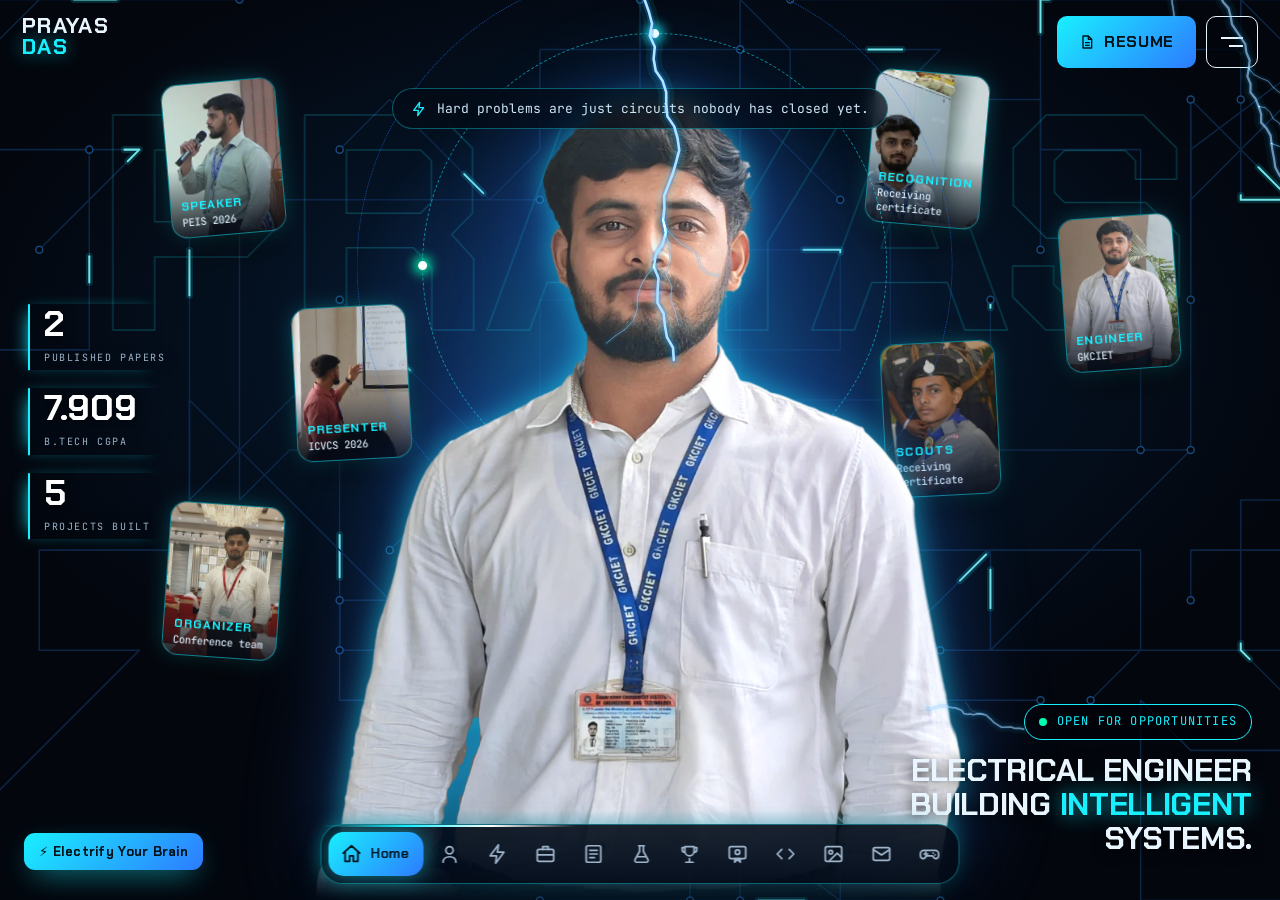
<file: index.html>
<!DOCTYPE html>
<html lang="en">
<head>
<meta charset="utf-8">
<meta name="viewport" content="width=device-width, initial-scale=1, viewport-fit=cover">
<title>Prayas Das | Electrical Engineer & Researcher</title>
<meta name="description" content="Prayas Das, B.Tech Electrical Engineering student at GKCIET, researcher and embedded systems enthusiast. Electric mobility, IoT, power electronics.">
<meta name="author" content="Prayas Das">
<meta property="og:title" content="Prayas Das | Electrical Engineer & Researcher">
<meta property="og:description" content="Prayas Das, B.Tech Electrical Engineering student at GKCIET, researcher and embedded systems enthusiast. Electric mobility, IoT, power electronics.">
<meta property="og:type" content="website">
<meta property="og:image" content="https://prayas.me/assets/og.jpg">
<meta property="og:url" content="https://prayas.me/">
<meta name="twitter:card" content="summary_large_image">
<link rel="icon" type="image/png" href="assets/favicon.png">
<link rel="apple-touch-icon" href="assets/favicon.png">
<meta name="theme-color" content="#03060d">
<link rel="canonical" href="https://prayas.me/">
<link rel="next" href="about.html">
<link rel="preconnect" href="https://fonts.googleapis.com">
<link rel="preconnect" href="https://fonts.gstatic.com" crossorigin>
<link href="https://fonts.googleapis.com/css2?family=Chakra+Petch:wght@500;600;700&family=Inter:wght@400;500;600&family=JetBrains+Mono:wght@400;500&display=swap" rel="stylesheet">
<link rel="stylesheet" href="assets/site.css">
<noscript><style>.reveal{opacity:1;transform:none}</style></noscript>
<script type="speculationrules">{"prerender":[{"where":{"href_matches":"/*.html"},"eagerness":"moderate"}]}</script>
</head>
<body class="home" data-page="index">
<img class="circuit" src="assets/circuit.svg" alt="" aria-hidden="true">
<canvas id="fx" aria-hidden="true"></canvas>
<div class="prog" aria-hidden="true"><i></i></div>
<header class="top">
  <a class="brand" href="index.html" aria-label="Prayas Das, home"><span>Prayas</span><span>Das</span></a>
  <div class="top-r">
    <a class="resume" data-arc="ambient" href="assets/Prayas_Das_CV.pdf" target="_blank" rel="noopener"><svg viewBox="0 0 24 24" aria-hidden="true"><path d="M6 3h8l5 5v13H6zM14 3v5h5M9 13h7M9 17h7"/></svg>RESUME</a>
    <button class="menu-btn" id="menuBtn" aria-expanded="false" aria-controls="menu" aria-label="Menu"><i></i><i></i></button>
  </div>
</header>
<aside class="menu" id="menu" aria-hidden="true">
  <div class="menu-in">
    <p class="eyebrow">SELECT PAGE</p>
    <a class="menu-link" href="index.html"><span class="mn">01</span><span class="mt">Home</span><span class="ma">&rarr;</span></a>
<a class="menu-link" href="about.html"><span class="mn">02</span><span class="mt">About Me</span><span class="ma">&rarr;</span></a>
<a class="menu-link" href="skills.html"><span class="mn">03</span><span class="mt">Skills</span><span class="ma">&rarr;</span></a>
<a class="menu-link" href="experience.html"><span class="mn">04</span><span class="mt">Experience</span><span class="ma">&rarr;</span></a>
<a class="menu-link" href="projects.html"><span class="mn">05</span><span class="mt">Projects</span><span class="ma">&rarr;</span></a>
<a class="menu-link" href="research.html"><span class="mn">06</span><span class="mt">Research</span><span class="ma">&rarr;</span></a>
<a class="menu-link" href="honors.html"><span class="mn">07</span><span class="mt">Honors & Certifications</span><span class="ma">&rarr;</span></a>
<a class="menu-link" href="certificates.html"><span class="mn">08</span><span class="mt">Certificates</span><span class="ma">&rarr;</span></a>
<a class="menu-link" href="services.html"><span class="mn">09</span><span class="mt">Services</span><span class="ma">&rarr;</span></a>
<a class="menu-link" href="gallery.html"><span class="mn">10</span><span class="mt">Gallery</span><span class="ma">&rarr;</span></a>
<a class="menu-link" href="contact.html"><span class="mn">11</span><span class="mt">Contact</span><span class="ma">&rarr;</span></a>
<a class="menu-link" href="game.html"><span class="mn">12</span><span class="mt">Play &middot; Electrify Your Brain</span><span class="ma">&rarr;</span></a>
    <div class="menu-foot">
      <a href="https://github.com/prayasee" target="_blank" rel="noopener">GitHub &nearr;</a>
      <a href="https://www.linkedin.com/in/prayas-das" target="_blank" rel="noopener">LinkedIn &nearr;</a>
      <a href="mailto:prayas629@gmail.com">Email &nearr;</a>
    </div>
  </div>
</aside>
<nav class="dock" aria-label="Pages"><div class="dock-in"><a class="dk on" aria-current="page" href="index.html" data-tip="Home"><svg viewBox="0 0 24 24" aria-hidden="true"><path d="M3 11l9-8 9 8M5 10v10h5v-6h4v6h5V10"/></svg><em>Home</em></a><a class="dk" href="about.html" data-tip="About"><svg viewBox="0 0 24 24" aria-hidden="true"><circle cx="12" cy="8" r="4"/><path d="M5 21c0-4 3.1-6 7-6s7 2 7 6"/></svg><em>About</em></a><a class="dk" href="skills.html" data-tip="Skills"><svg viewBox="0 0 24 24" aria-hidden="true"><path d="M13 2L4 14h7l-1 8 9-12h-7z"/></svg><em>Skills</em></a><a class="dk" href="experience.html" data-tip="Experience"><svg viewBox="0 0 24 24" aria-hidden="true"><rect x="3" y="7" width="18" height="13" rx="2"/><path d="M9 7V4h6v3M3 13h18"/></svg><em>Experience</em></a><a class="dk" href="projects.html" data-tip="Projects"><svg viewBox="0 0 24 24" aria-hidden="true"><rect x="4" y="3" width="16" height="18" rx="2"/><path d="M8 8h8M8 12h8M8 16h5"/></svg><em>Projects</em></a><a class="dk" href="research.html" data-tip="Research"><svg viewBox="0 0 24 24" aria-hidden="true"><path d="M9 3h6M10 3v6l-5 9a2 2 0 001.8 3h10.4A2 2 0 0019 18l-5-9V3M8 15h8"/></svg><em>Research</em></a><a class="dk" href="honors.html" data-tip="Honors"><svg viewBox="0 0 24 24" aria-hidden="true"><path d="M8 21h8M12 17v4M7 4h10v5a5 5 0 01-10 0zM17 5h3v2a3 3 0 01-3 3M7 5H4v2a3 3 0 003 3"/></svg><em>Honors</em></a><a class="dk" href="certificates.html" data-tip="Certificates"><svg viewBox="0 0 24 24" aria-hidden="true"><rect x="3" y="4" width="18" height="13" rx="2"/><circle cx="12" cy="10" r="2.5"/><path d="M9 21l3-3 3 3v-4H9z"/></svg><em>Certificates</em></a><a class="dk" href="services.html" data-tip="Services"><svg viewBox="0 0 24 24" aria-hidden="true"><path d="M8 7l-5 5 5 5M16 7l5 5-5 5"/></svg><em>Services</em></a><a class="dk" href="gallery.html" data-tip="Gallery"><svg viewBox="0 0 24 24" aria-hidden="true"><rect x="3" y="4" width="18" height="16" rx="2"/><circle cx="9" cy="10" r="2"/><path d="M21 16l-5-5-8 8"/></svg><em>Gallery</em></a><a class="dk" href="contact.html" data-tip="Contact"><svg viewBox="0 0 24 24" aria-hidden="true"><rect x="3" y="5" width="18" height="14" rx="2"/><path d="M3 7l9 6 9-6"/></svg><em>Contact</em></a><a class="dk" href="game.html" data-tip="Play"><svg viewBox="0 0 24 24" aria-hidden="true"><path d="M6 8h12a4 4 0 014 4v2a3 3 0 01-5.2 2L15 14H9l-1.8 2A3 3 0 012 14v-2a4 4 0 014-4zM8 10v4M6 12h4M16 11h.01M18 13h.01"/></svg><em>Play</em></a></div></nav>
<main id="main">

<section class="hero2" id="hero">
  <div class="bg-word" aria-hidden="true">Prayas</div>
  <div class="aura" aria-hidden="true"></div>
  <div class="ghosts" aria-hidden="true"><figure class="sc sc1"><img src="assets/card-speech.webp" alt="" width="360" height="480" loading="lazy" decoding="async"><figcaption><b>Speaker</b><span>PEIS 2026</span></figcaption></figure><figure class="sc sc5"><img src="assets/card-red.webp" alt="" width="360" height="480" loading="lazy" decoding="async"><figcaption><b>Presenter</b><span>ICVCS 2026</span></figcaption></figure><figure class="sc sc2"><img src="assets/card-formal.webp" alt="" width="360" height="480" loading="lazy" decoding="async"><figcaption><b>Organizer</b><span>Conference team</span></figcaption></figure><figure class="sc sc3"><img src="assets/card-award.webp" alt="" width="360" height="480" loading="lazy" decoding="async"><figcaption><b>Recognition</b><span>Receiving certificate</span></figcaption></figure><figure class="sc sc6"><img src="assets/card-scout.webp" alt="" width="360" height="480" loading="lazy" decoding="async"><figcaption><b>Scouts</b><span>Receiving certificate</span></figcaption></figure><figure class="sc sc4"><img src="assets/card-campus.webp" alt="" width="360" height="480" loading="lazy" decoding="async"><figcaption><b>Engineer</b><span>GKCIET</span></figcaption></figure></div>
  <div class="stagebox">
    <div class="stage" id="stage">
      <i class="ring r1" aria-hidden="true"><b></b><b></b><b></b></i><i class="ring r2" aria-hidden="true"><b></b></i>
      <img class="portrait" id="portrait" src="assets/portrait.webp" alt="Prayas Das, electrical engineering student" width="900" height="1046" draggable="false" fetchpriority="high">
      <canvas id="armor" aria-hidden="true"></canvas>
      <div class="lensbox" aria-hidden="true">
        <img class="scan" src="assets/portrait.webp" alt="" draggable="false">
        <img class="ghost" src="assets/portrait.webp" alt="" draggable="false">
      </div>
    </div>
  </div>
  <canvas id="bolts" aria-hidden="true"></canvas>
  <div class="flash" aria-hidden="true"></div>
  <div class="hero-stats">
    <div class="hs"><b data-count="2">0</b><span>Published papers</span></div>
    <div class="hs"><b>7.909</b><span>B.Tech CGPA</span></div>
    <div class="hs"><b data-count="5">0</b><span>Projects built</span></div>
  </div>
  <div class="hero-note">
    <p class="status" data-arc="ambient"><b></b> Open for opportunities</p>
    <h1>Electrical engineer building <em>intelligent</em> systems.</h1>
  </div>
  <p class="hero-fact" id="heroFact" aria-live="off"><svg viewBox="0 0 24 24" aria-hidden="true"><path d="M13 2L4 14h7l-1 8 9-12h-7z"/></svg><span id="factText">Every great grid started as one spark of curiosity.</span></p>
  <a class="play-cta" href="game.html"><span>&#9889; Electrify Your Brain</span></a>
  <div class="cur" id="cur" aria-hidden="true"><i></i></div>
</section>


</main>
<footer class="foot">
  <div>
    <p class="quote">&ldquo;Engineering is not about solving today&rsquo;s problems. It is about building tomorrow&rsquo;s possibilities.&rdquo;</p>
    <p class="muted">&copy; 2026 Prayas Das &middot; Made in West Bengal, India</p>
  </div>
  <div class="foot-links">
    <a href="https://github.com/prayasee" target="_blank" rel="noopener">GitHub &nearr;</a>
    <a href="https://www.linkedin.com/in/prayas-das" target="_blank" rel="noopener">LinkedIn &nearr;</a>
    <a href="mailto:prayas629@gmail.com">Email &nearr;</a>
  </div>
</footer>
<script src="assets/fx.js"></script>
<script src="assets/app.js"></script>
<script src="assets/nav.js"></script>
<script src="assets/hero.js"></script>
<script src="assets/armor.js"></script>
<script src="assets/facts.js" defer></script>
</body>
</html>
</file>
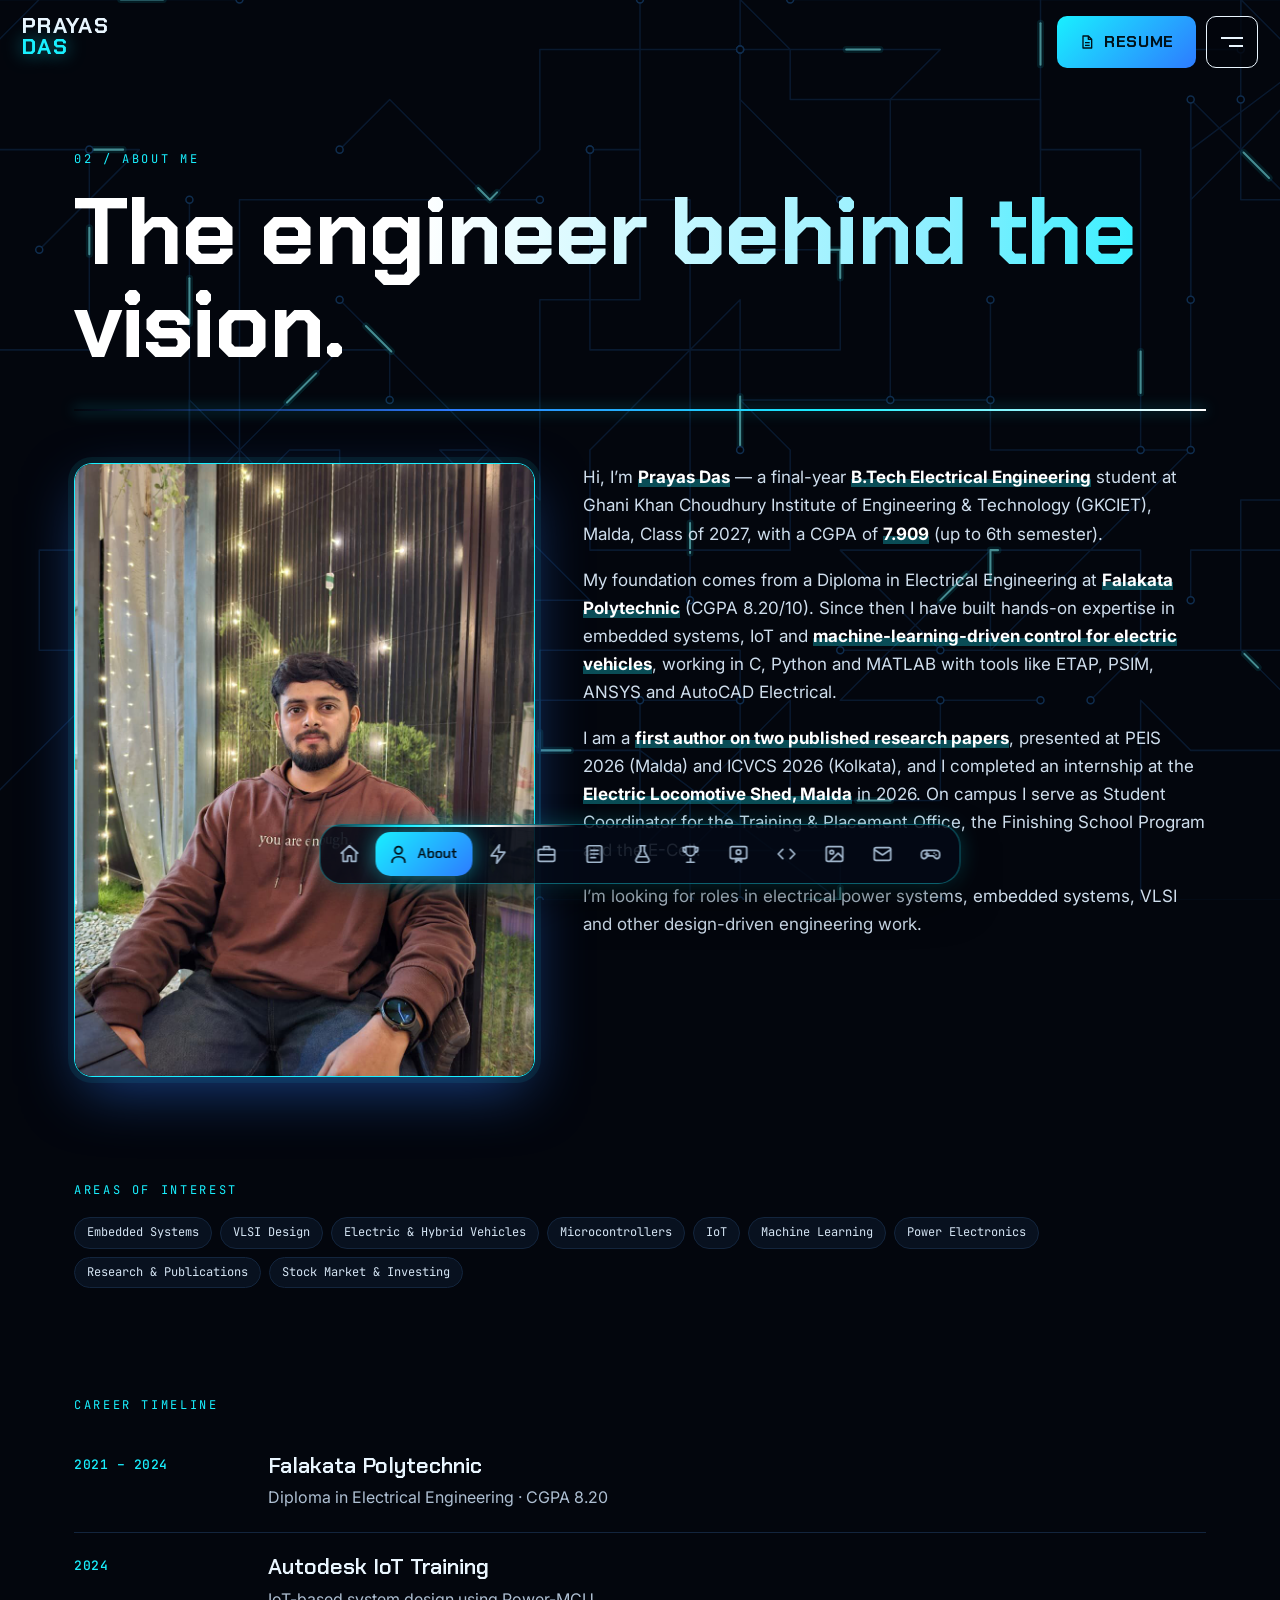
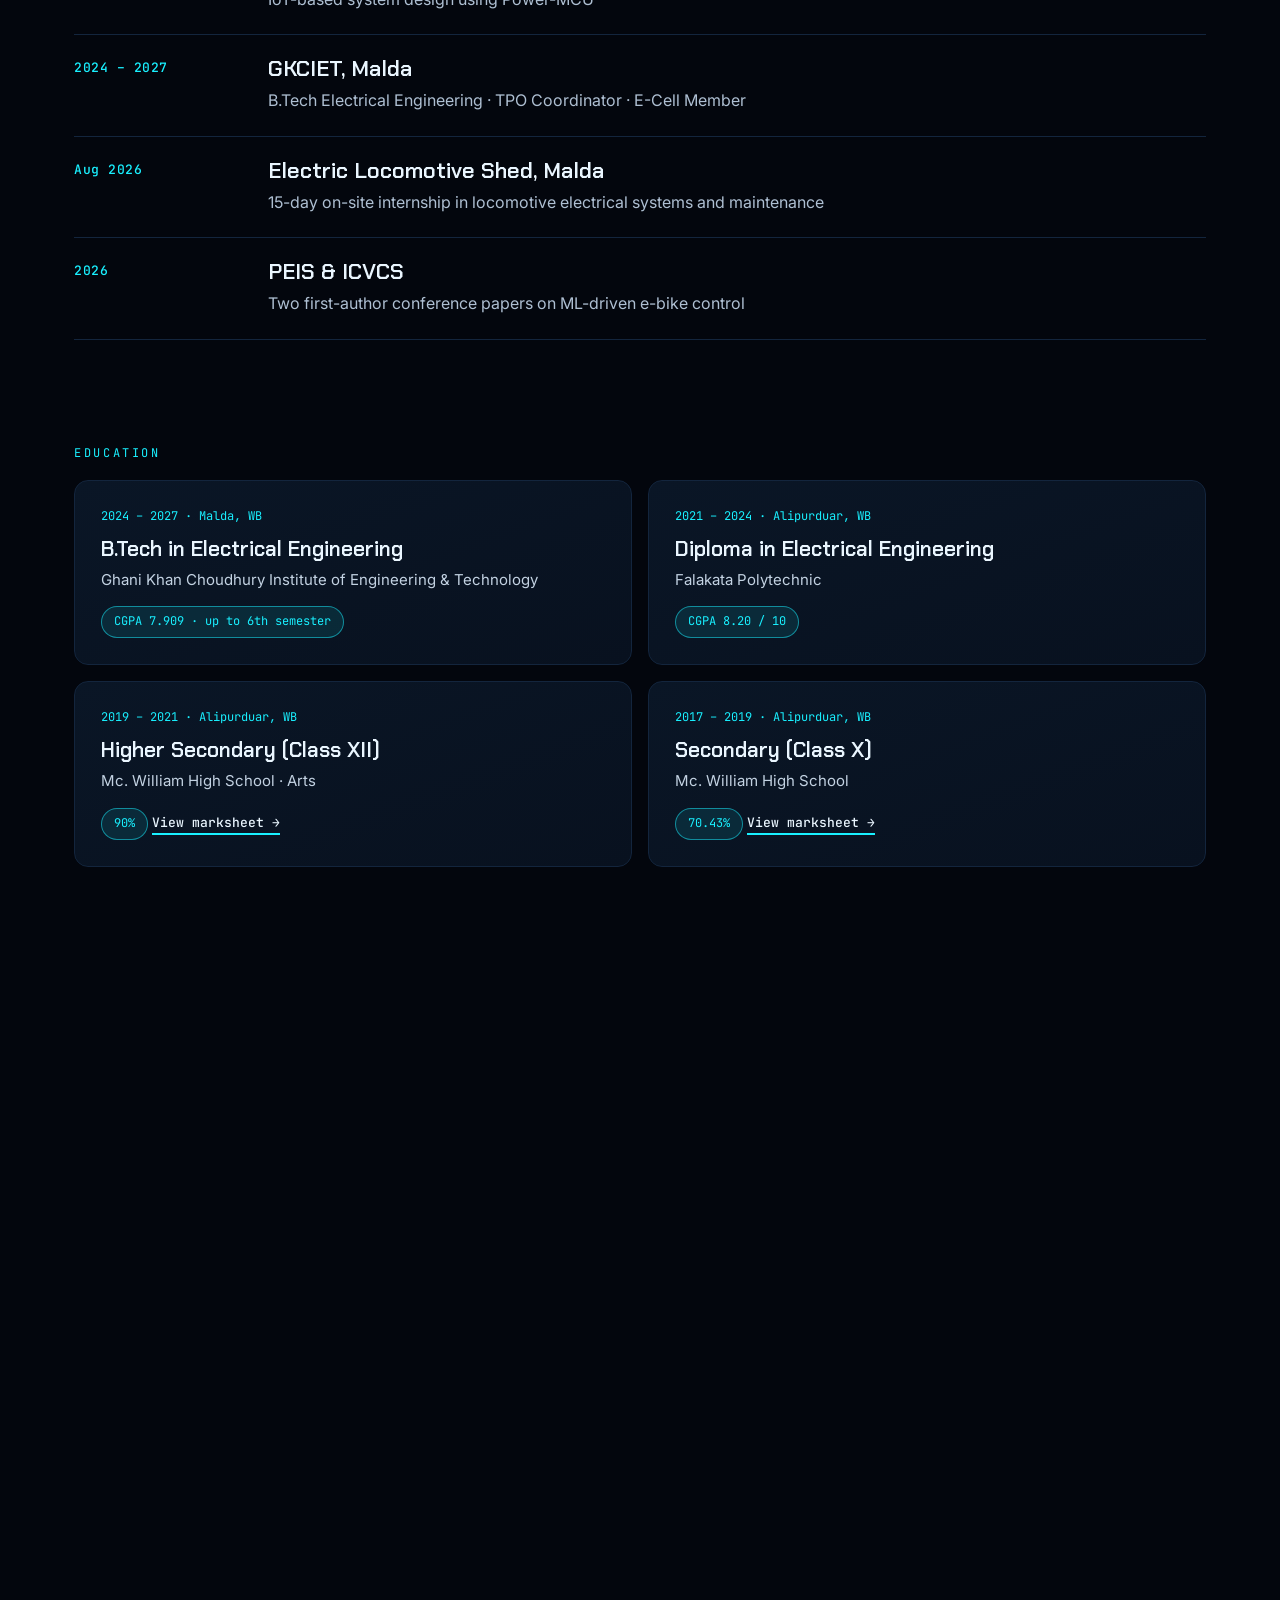
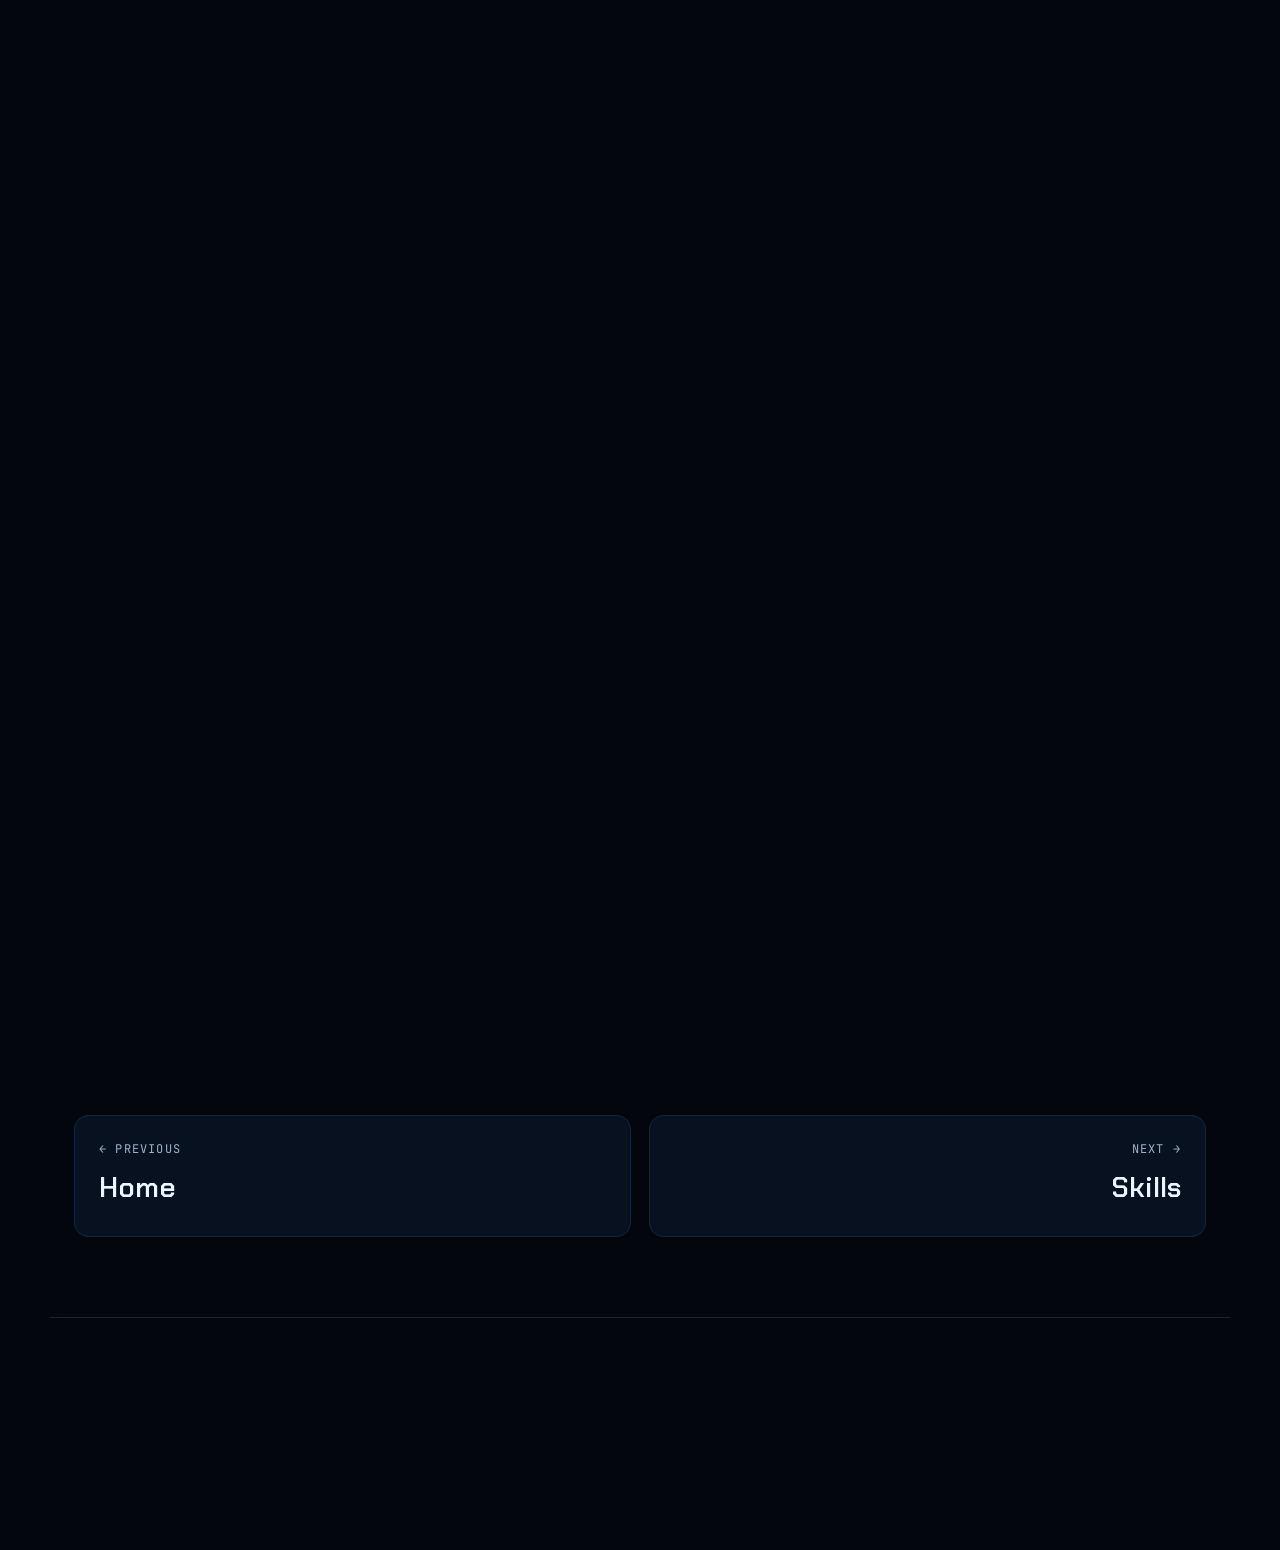
<file: about.html>
<!DOCTYPE html>
<html lang="en">
<head>
<meta charset="utf-8">
<meta name="viewport" content="width=device-width, initial-scale=1, viewport-fit=cover">
<title>About Me | Prayas Das</title>
<meta name="description" content="About Prayas Das: electrical engineering student, first-author researcher, embedded systems and EV control enthusiast.">
<meta name="author" content="Prayas Das">
<meta property="og:title" content="About Me | Prayas Das">
<meta property="og:description" content="About Prayas Das: electrical engineering student, first-author researcher, embedded systems and EV control enthusiast.">
<meta property="og:type" content="website">
<meta property="og:image" content="https://prayas.me/assets/og.jpg">
<meta property="og:url" content="https://prayas.me/about.html">
<meta name="twitter:card" content="summary_large_image">
<link rel="icon" type="image/png" href="assets/favicon.png">
<link rel="apple-touch-icon" href="assets/favicon.png">
<meta name="theme-color" content="#03060d">
<link rel="canonical" href="https://prayas.me/about.html">
<link rel="prev" href="index.html">
<link rel="next" href="skills.html">
<link rel="preconnect" href="https://fonts.googleapis.com">
<link rel="preconnect" href="https://fonts.gstatic.com" crossorigin>
<link href="https://fonts.googleapis.com/css2?family=Chakra+Petch:wght@500;600;700&family=Inter:wght@400;500;600&family=JetBrains+Mono:wght@400;500&display=swap" rel="stylesheet">
<link rel="stylesheet" href="assets/site.css">
<noscript><style>.reveal{opacity:1;transform:none}</style></noscript>
<script type="speculationrules">{"prerender":[{"where":{"href_matches":"/*.html"},"eagerness":"moderate"}]}</script>
</head>
<body class="inner" data-page="about">
<img class="circuit" src="assets/circuit.svg" alt="" aria-hidden="true">
<canvas id="fx" aria-hidden="true"></canvas>
<div class="prog" aria-hidden="true"><i></i></div>
<header class="top">
  <a class="brand" href="index.html" aria-label="Prayas Das, home"><span>Prayas</span><span>Das</span></a>
  <div class="top-r">
    <a class="resume" data-arc="ambient" href="assets/Prayas_Das_CV.pdf" target="_blank" rel="noopener"><svg viewBox="0 0 24 24" aria-hidden="true"><path d="M6 3h8l5 5v13H6zM14 3v5h5M9 13h7M9 17h7"/></svg>RESUME</a>
    <button class="menu-btn" id="menuBtn" aria-expanded="false" aria-controls="menu" aria-label="Menu"><i></i><i></i></button>
  </div>
</header>
<aside class="menu" id="menu" aria-hidden="true">
  <div class="menu-in">
    <p class="eyebrow">SELECT PAGE</p>
    <a class="menu-link" href="index.html"><span class="mn">01</span><span class="mt">Home</span><span class="ma">&rarr;</span></a>
<a class="menu-link" href="about.html"><span class="mn">02</span><span class="mt">About Me</span><span class="ma">&rarr;</span></a>
<a class="menu-link" href="skills.html"><span class="mn">03</span><span class="mt">Skills</span><span class="ma">&rarr;</span></a>
<a class="menu-link" href="experience.html"><span class="mn">04</span><span class="mt">Experience</span><span class="ma">&rarr;</span></a>
<a class="menu-link" href="projects.html"><span class="mn">05</span><span class="mt">Projects</span><span class="ma">&rarr;</span></a>
<a class="menu-link" href="research.html"><span class="mn">06</span><span class="mt">Research</span><span class="ma">&rarr;</span></a>
<a class="menu-link" href="honors.html"><span class="mn">07</span><span class="mt">Honors & Certifications</span><span class="ma">&rarr;</span></a>
<a class="menu-link" href="certificates.html"><span class="mn">08</span><span class="mt">Certificates</span><span class="ma">&rarr;</span></a>
<a class="menu-link" href="services.html"><span class="mn">09</span><span class="mt">Services</span><span class="ma">&rarr;</span></a>
<a class="menu-link" href="gallery.html"><span class="mn">10</span><span class="mt">Gallery</span><span class="ma">&rarr;</span></a>
<a class="menu-link" href="contact.html"><span class="mn">11</span><span class="mt">Contact</span><span class="ma">&rarr;</span></a>
<a class="menu-link" href="game.html"><span class="mn">12</span><span class="mt">Play &middot; Electrify Your Brain</span><span class="ma">&rarr;</span></a>
    <div class="menu-foot">
      <a href="https://github.com/prayasee" target="_blank" rel="noopener">GitHub &nearr;</a>
      <a href="https://www.linkedin.com/in/prayas-das" target="_blank" rel="noopener">LinkedIn &nearr;</a>
      <a href="mailto:prayas629@gmail.com">Email &nearr;</a>
    </div>
  </div>
</aside>
<nav class="dock" aria-label="Pages"><div class="dock-in"><a class="dk" href="index.html" data-tip="Home"><svg viewBox="0 0 24 24" aria-hidden="true"><path d="M3 11l9-8 9 8M5 10v10h5v-6h4v6h5V10"/></svg><em>Home</em></a><a class="dk on" aria-current="page" href="about.html" data-tip="About"><svg viewBox="0 0 24 24" aria-hidden="true"><circle cx="12" cy="8" r="4"/><path d="M5 21c0-4 3.1-6 7-6s7 2 7 6"/></svg><em>About</em></a><a class="dk" href="skills.html" data-tip="Skills"><svg viewBox="0 0 24 24" aria-hidden="true"><path d="M13 2L4 14h7l-1 8 9-12h-7z"/></svg><em>Skills</em></a><a class="dk" href="experience.html" data-tip="Experience"><svg viewBox="0 0 24 24" aria-hidden="true"><rect x="3" y="7" width="18" height="13" rx="2"/><path d="M9 7V4h6v3M3 13h18"/></svg><em>Experience</em></a><a class="dk" href="projects.html" data-tip="Projects"><svg viewBox="0 0 24 24" aria-hidden="true"><rect x="4" y="3" width="16" height="18" rx="2"/><path d="M8 8h8M8 12h8M8 16h5"/></svg><em>Projects</em></a><a class="dk" href="research.html" data-tip="Research"><svg viewBox="0 0 24 24" aria-hidden="true"><path d="M9 3h6M10 3v6l-5 9a2 2 0 001.8 3h10.4A2 2 0 0019 18l-5-9V3M8 15h8"/></svg><em>Research</em></a><a class="dk" href="honors.html" data-tip="Honors"><svg viewBox="0 0 24 24" aria-hidden="true"><path d="M8 21h8M12 17v4M7 4h10v5a5 5 0 01-10 0zM17 5h3v2a3 3 0 01-3 3M7 5H4v2a3 3 0 003 3"/></svg><em>Honors</em></a><a class="dk" href="certificates.html" data-tip="Certificates"><svg viewBox="0 0 24 24" aria-hidden="true"><rect x="3" y="4" width="18" height="13" rx="2"/><circle cx="12" cy="10" r="2.5"/><path d="M9 21l3-3 3 3v-4H9z"/></svg><em>Certificates</em></a><a class="dk" href="services.html" data-tip="Services"><svg viewBox="0 0 24 24" aria-hidden="true"><path d="M8 7l-5 5 5 5M16 7l5 5-5 5"/></svg><em>Services</em></a><a class="dk" href="gallery.html" data-tip="Gallery"><svg viewBox="0 0 24 24" aria-hidden="true"><rect x="3" y="4" width="18" height="16" rx="2"/><circle cx="9" cy="10" r="2"/><path d="M21 16l-5-5-8 8"/></svg><em>Gallery</em></a><a class="dk" href="contact.html" data-tip="Contact"><svg viewBox="0 0 24 24" aria-hidden="true"><rect x="3" y="5" width="18" height="14" rx="2"/><path d="M3 7l9 6 9-6"/></svg><em>Contact</em></a><a class="dk" href="game.html" data-tip="Play"><svg viewBox="0 0 24 24" aria-hidden="true"><path d="M6 8h12a4 4 0 014 4v2a3 3 0 01-5.2 2L15 14H9l-1.8 2A3 3 0 012 14v-2a4 4 0 014-4zM8 10v4M6 12h4M16 11h.01M18 13h.01"/></svg><em>Play</em></a></div></nav>
<main id="main">
<section class="pagehead"><p class="eyebrow reveal">02 / About Me</p><h1 class="reveal">The engineer behind the vision.</h1></section>
<section class="two">
  <div class="reveal"><img class="photo" data-arc="ambient" src="assets/about-sit.jpg" alt="Prayas Das sitting in a brown hoodie" loading="lazy" decoding="async" width="960" height="1280"></div>
  <div class="prose reveal">
    <p>Hi, I&rsquo;m <b>Prayas Das</b> &mdash; a final-year <b>B.Tech Electrical Engineering</b> student at Ghani Khan Choudhury Institute of Engineering &amp; Technology (GKCIET), Malda, Class of 2027, with a CGPA of <b>7.909</b> (up to 6th semester).</p>
    <p>My foundation comes from a Diploma in Electrical Engineering at <b>Falakata Polytechnic</b> (CGPA 8.20/10). Since then I have built hands-on expertise in embedded systems, IoT and <b>machine-learning-driven control for electric vehicles</b>, working in C, Python and MATLAB with tools like ETAP, PSIM, ANSYS and AutoCAD Electrical.</p>
    <p>I am a <b>first author on two published research papers</b>, presented at PEIS 2026 (Malda) and ICVCS 2026 (Kolkata), and I completed an internship at the <b>Electric Locomotive Shed, Malda</b> in 2026. On campus I serve as Student Coordinator for the Training &amp; Placement Office, the Finishing School Program and the E-Cell.</p>
    <p class="muted">I&rsquo;m looking for roles in electrical power systems, embedded systems, VLSI and other design-driven engineering work.</p>
  </div>
</section>
<section class="block">
  <p class="eyebrow reveal">AREAS OF INTEREST</p>
  <div class="tags"><span>Embedded Systems</span><span>VLSI Design</span><span>Electric &amp; Hybrid Vehicles</span><span>Microcontrollers</span><span>IoT</span><span>Machine Learning</span><span>Power Electronics</span><span>Research &amp; Publications</span><span>Stock Market &amp; Investing</span></div>
</section>
<section class="block">
  <p class="eyebrow reveal">CAREER TIMELINE</p>
  <div class="timeline"><div class="tl reveal"><span class="when">2021 &ndash; 2024</span><div><h3>Falakata Polytechnic</h3><p>Diploma in Electrical Engineering &middot; CGPA 8.20</p></div></div><div class="tl reveal"><span class="when">2024</span><div><h3>Autodesk IoT Training</h3><p>IoT-based system design using Power-MCU</p></div></div><div class="tl reveal"><span class="when">2024 &ndash; 2027</span><div><h3>GKCIET, Malda</h3><p>B.Tech Electrical Engineering &middot; TPO Coordinator &middot; E-Cell Member</p></div></div><div class="tl reveal"><span class="when">Aug 2026</span><div><h3>Electric Locomotive Shed, Malda</h3><p>15-day on-site internship in locomotive electrical systems and maintenance</p></div></div><div class="tl reveal"><span class="when">2026</span><div><h3>PEIS &amp; ICVCS</h3><p>Two first-author conference papers on ML-driven e-bike control</p></div></div></div>
</section>
<section class="block">
  <p class="eyebrow reveal">EDUCATION</p>
  <div class="grid g2">
    <article class="card reveal" data-arc><small>2024 &ndash; 2027 &middot; Malda, WB</small><h3>B.Tech in Electrical Engineering</h3><p>Ghani Khan Choudhury Institute of Engineering &amp; Technology</p><span class="chip">CGPA 7.909 &middot; up to 6th semester</span></article>
    <article class="card reveal" data-arc><small>2021 &ndash; 2024 &middot; Alipurduar, WB</small><h3>Diploma in Electrical Engineering</h3><p>Falakata Polytechnic</p><span class="chip">CGPA 8.20 / 10</span></article>
    <article class="card reveal" data-arc><small>2019 &ndash; 2021 &middot; Alipurduar, WB</small><h3>Higher Secondary (Class XII)</h3><p>Mc. William High School &middot; Arts</p><span class="chip">90%</span> <a class="link" href="certificates.html#academics">View marksheet &rarr;</a></article>
    <article class="card reveal" data-arc><small>2017 &ndash; 2019 &middot; Alipurduar, WB</small><h3>Secondary (Class X)</h3><p>Mc. William High School</p><span class="chip">70.43%</span> <a class="link" href="certificates.html#academics">View marksheet &rarr;</a></article>
  </div>
</section>
<section class="block">
  <p class="eyebrow reveal">BEYOND ENGINEERING</p>
  <div class="grid g3">
    <article class="card reveal" data-arc><h3>Football &amp; Volleyball</h3><p>Teamwork, coordination and never giving up.</p></article>
    <article class="card reveal" data-arc><h3>Chess</h3><p>Pattern recognition and strategic thinking.</p></article>
    <article class="card reveal" data-arc><h3>Fitness &amp; Weight Training</h3><p>Discipline, consistency and a growth mindset.</p></article>
  </div>
  <div class="three reveal"><img class="" src="assets/g-beach.jpg" alt="Prayas Das by the sea" loading="lazy" decoding="async" width="1000" height="1291"><img class="" src="assets/g-mall.jpg" alt="Prayas Das" loading="lazy" decoding="async" width="1037" height="1400"><img class="" src="assets/g-white.jpg" alt="Prayas Das in a white jacket" loading="lazy" decoding="async" width="960" height="1280"></div>
  <a class="link reveal" href="gallery.html">See the full gallery &rarr;</a>
</section>

<nav class="pager reveal"><a href="index.html"><small>&larr; Previous</small><span>Home</span></a><a class="r" href="skills.html"><small>Next &rarr;</small><span>Skills</span></a></nav>
</main>
<footer class="foot">
  <div>
    <p class="quote">&ldquo;Engineering is not about solving today&rsquo;s problems. It is about building tomorrow&rsquo;s possibilities.&rdquo;</p>
    <p class="muted">&copy; 2026 Prayas Das &middot; Made in West Bengal, India</p>
  </div>
  <div class="foot-links">
    <a href="https://github.com/prayasee" target="_blank" rel="noopener">GitHub &nearr;</a>
    <a href="https://www.linkedin.com/in/prayas-das" target="_blank" rel="noopener">LinkedIn &nearr;</a>
    <a href="mailto:prayas629@gmail.com">Email &nearr;</a>
  </div>
</footer>
<script src="assets/fx.js"></script>
<script src="assets/app.js"></script>
<script src="assets/nav.js"></script>
</body>
</html>
</file>
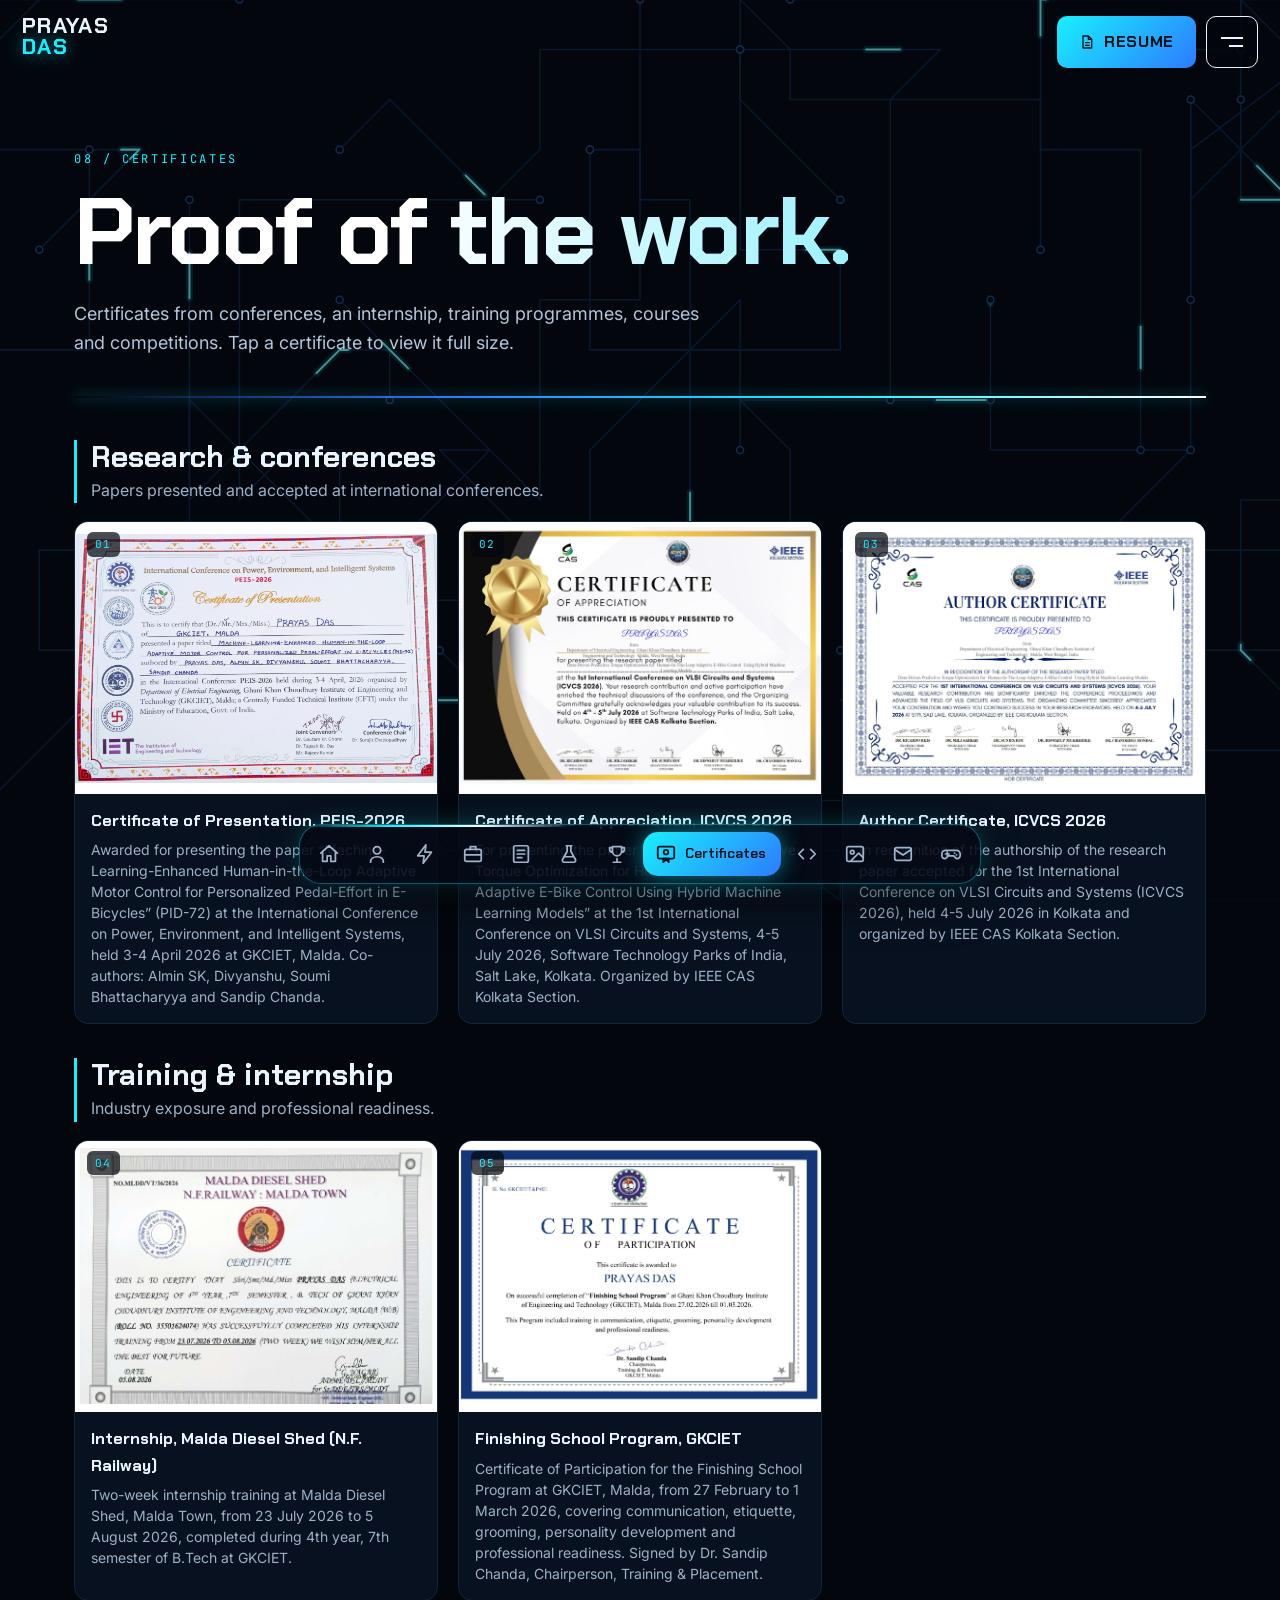
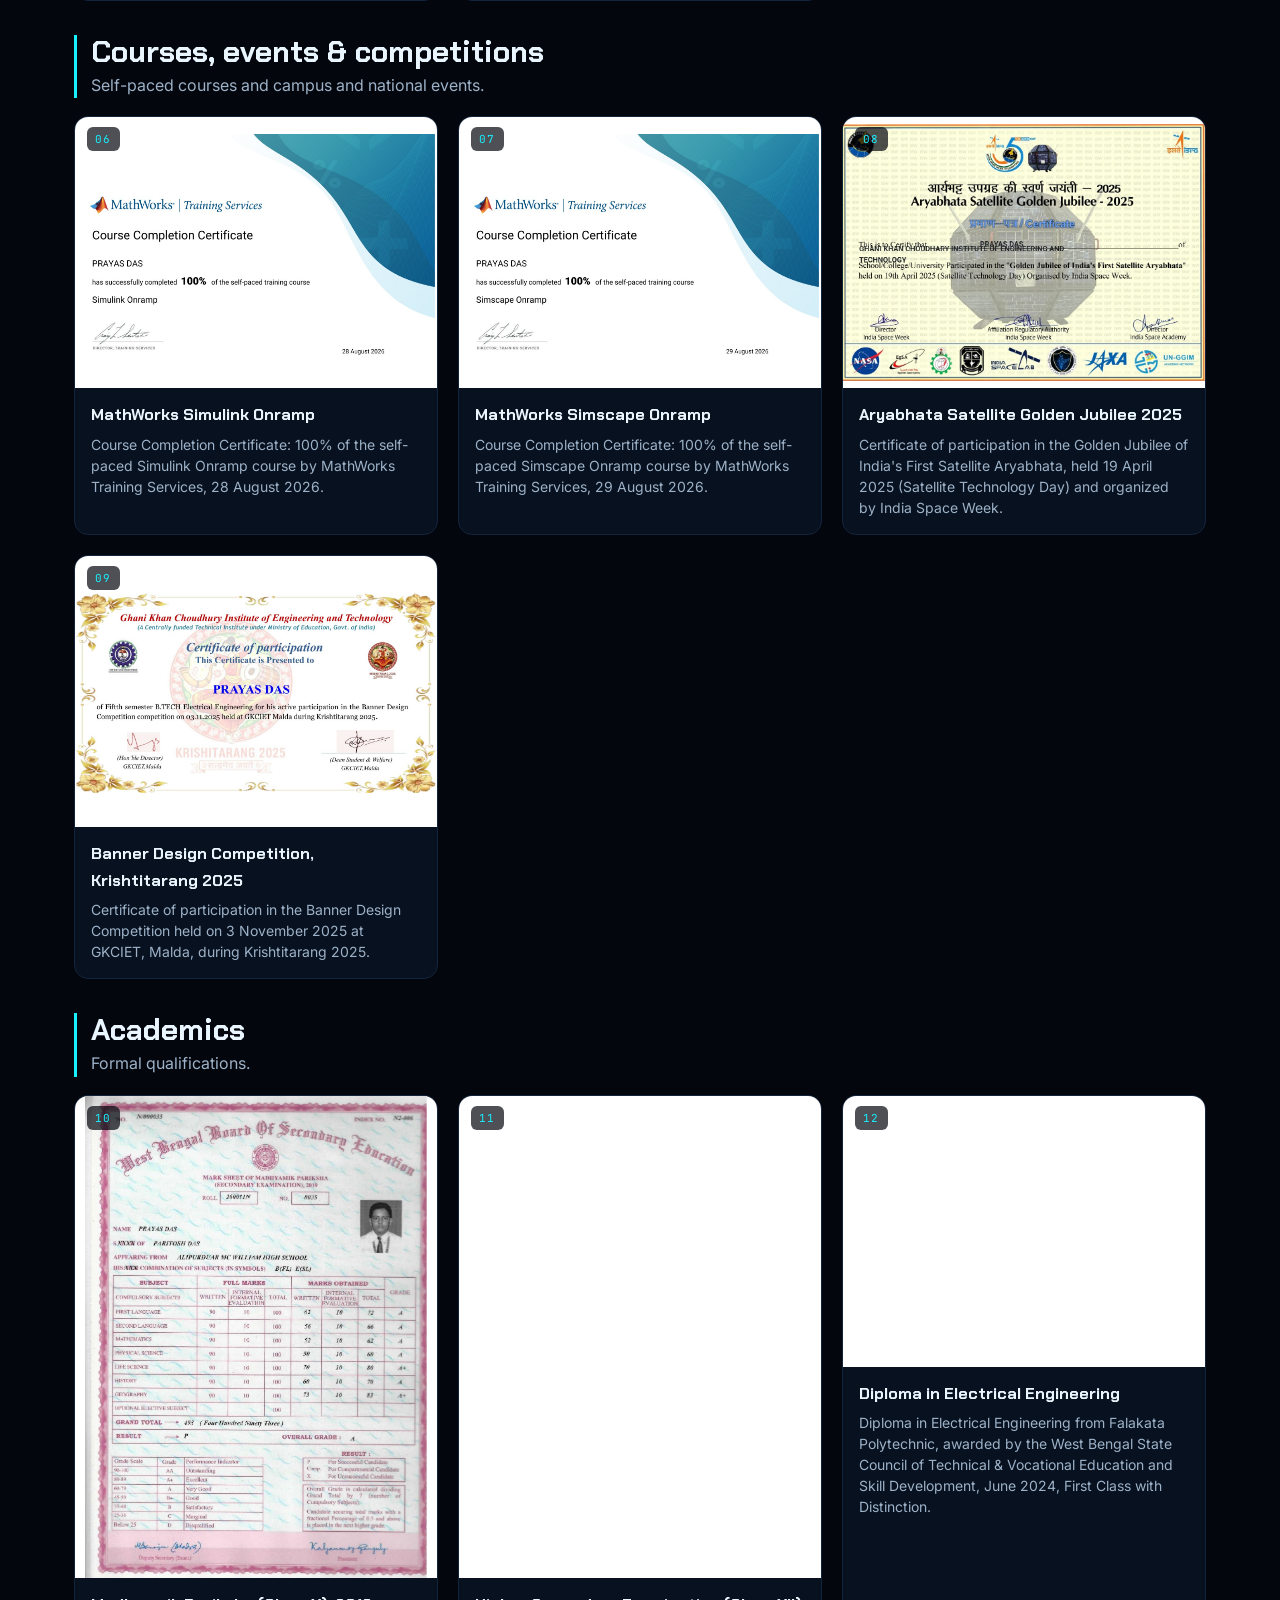
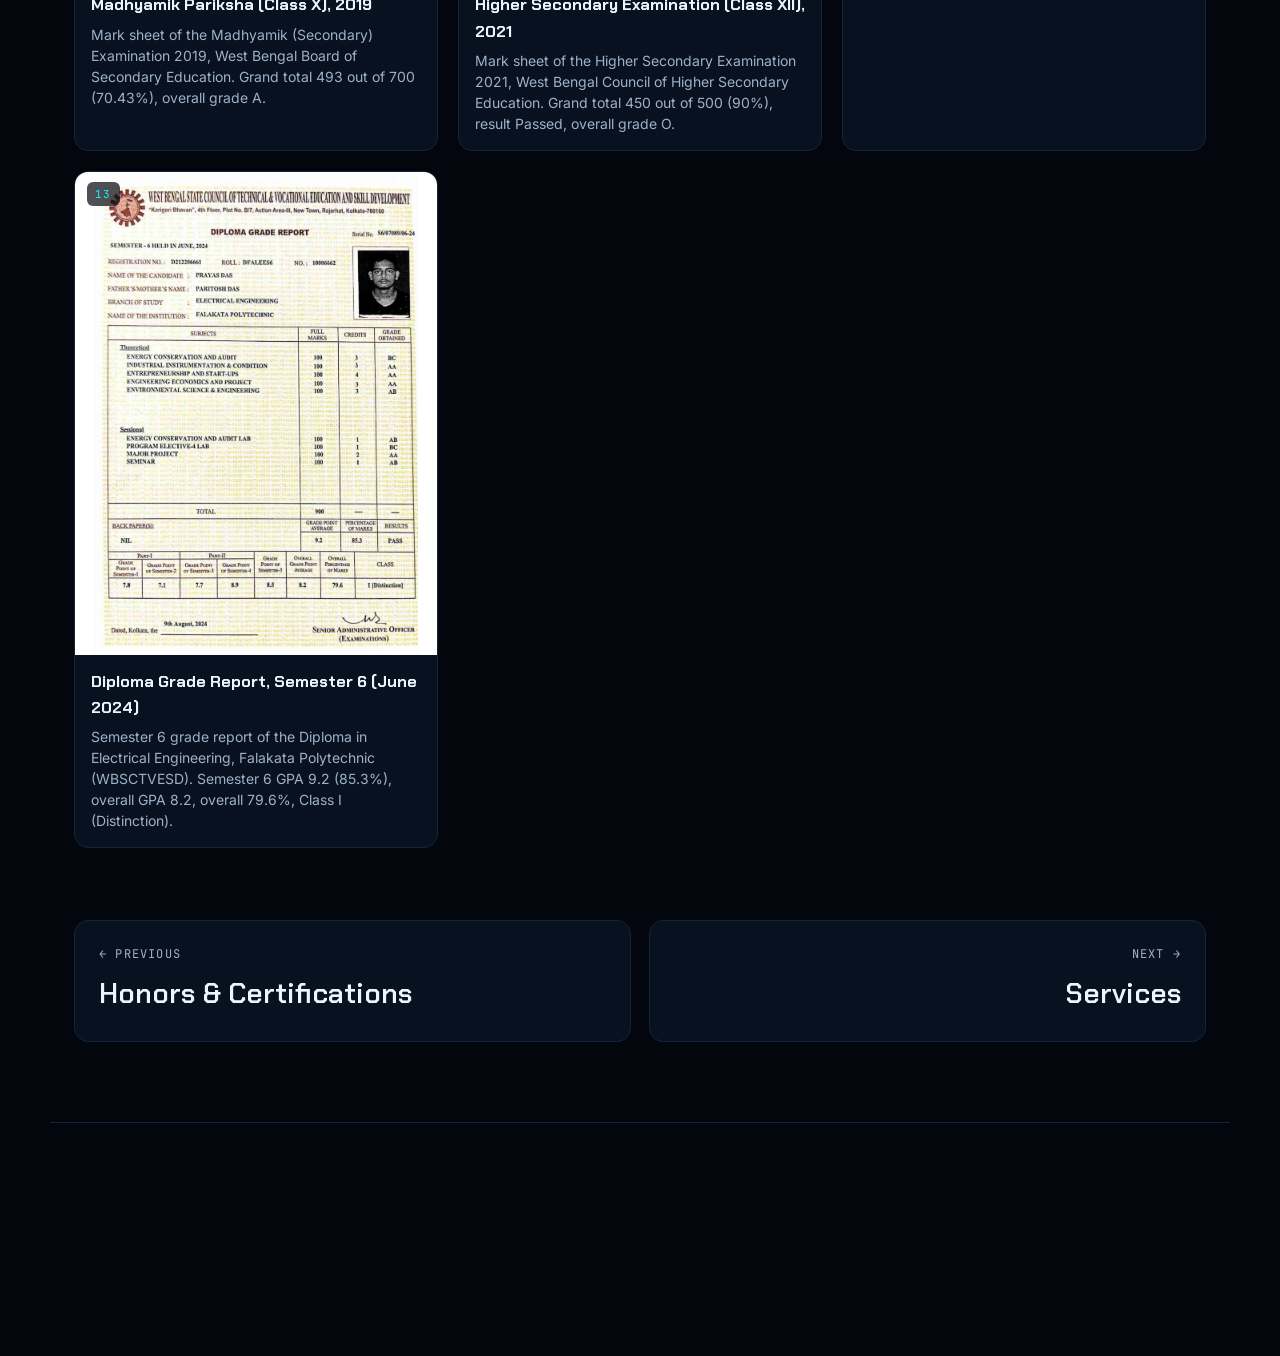
<file: certificates.html>
<!DOCTYPE html>
<html lang="en">
<head>
<meta charset="utf-8">
<meta name="viewport" content="width=device-width, initial-scale=1, viewport-fit=cover">
<title>Certificates | Prayas Das</title>
<meta name="description" content="Certificates of Prayas Das: PEIS 2026 certificate of presentation and GKCIET Finishing School Program.">
<meta name="author" content="Prayas Das">
<meta property="og:title" content="Certificates | Prayas Das">
<meta property="og:description" content="Certificates of Prayas Das: PEIS 2026 certificate of presentation and GKCIET Finishing School Program.">
<meta property="og:type" content="website">
<meta property="og:image" content="https://prayas.me/assets/og.jpg">
<meta property="og:url" content="https://prayas.me/certificates.html">
<meta name="twitter:card" content="summary_large_image">
<link rel="icon" type="image/png" href="assets/favicon.png">
<link rel="apple-touch-icon" href="assets/favicon.png">
<meta name="theme-color" content="#03060d">
<link rel="canonical" href="https://prayas.me/certificates.html">
<link rel="prev" href="honors.html">
<link rel="next" href="services.html">
<link rel="preconnect" href="https://fonts.googleapis.com">
<link rel="preconnect" href="https://fonts.gstatic.com" crossorigin>
<link href="https://fonts.googleapis.com/css2?family=Chakra+Petch:wght@500;600;700&family=Inter:wght@400;500;600&family=JetBrains+Mono:wght@400;500&display=swap" rel="stylesheet">
<link rel="stylesheet" href="assets/site.css">
<noscript><style>.reveal{opacity:1;transform:none}</style></noscript>
<script type="speculationrules">{"prerender":[{"where":{"href_matches":"/*.html"},"eagerness":"moderate"}]}</script>
</head>
<body class="inner" data-page="certificates">
<img class="circuit" src="assets/circuit.svg" alt="" aria-hidden="true">
<canvas id="fx" aria-hidden="true"></canvas>
<div class="prog" aria-hidden="true"><i></i></div>
<header class="top">
  <a class="brand" href="index.html" aria-label="Prayas Das, home"><span>Prayas</span><span>Das</span></a>
  <div class="top-r">
    <a class="resume" data-arc="ambient" href="assets/Prayas_Das_CV.pdf" target="_blank" rel="noopener"><svg viewBox="0 0 24 24" aria-hidden="true"><path d="M6 3h8l5 5v13H6zM14 3v5h5M9 13h7M9 17h7"/></svg>RESUME</a>
    <button class="menu-btn" id="menuBtn" aria-expanded="false" aria-controls="menu" aria-label="Menu"><i></i><i></i></button>
  </div>
</header>
<aside class="menu" id="menu" aria-hidden="true">
  <div class="menu-in">
    <p class="eyebrow">SELECT PAGE</p>
    <a class="menu-link" href="index.html"><span class="mn">01</span><span class="mt">Home</span><span class="ma">&rarr;</span></a>
<a class="menu-link" href="about.html"><span class="mn">02</span><span class="mt">About Me</span><span class="ma">&rarr;</span></a>
<a class="menu-link" href="skills.html"><span class="mn">03</span><span class="mt">Skills</span><span class="ma">&rarr;</span></a>
<a class="menu-link" href="experience.html"><span class="mn">04</span><span class="mt">Experience</span><span class="ma">&rarr;</span></a>
<a class="menu-link" href="projects.html"><span class="mn">05</span><span class="mt">Projects</span><span class="ma">&rarr;</span></a>
<a class="menu-link" href="research.html"><span class="mn">06</span><span class="mt">Research</span><span class="ma">&rarr;</span></a>
<a class="menu-link" href="honors.html"><span class="mn">07</span><span class="mt">Honors & Certifications</span><span class="ma">&rarr;</span></a>
<a class="menu-link" href="certificates.html"><span class="mn">08</span><span class="mt">Certificates</span><span class="ma">&rarr;</span></a>
<a class="menu-link" href="services.html"><span class="mn">09</span><span class="mt">Services</span><span class="ma">&rarr;</span></a>
<a class="menu-link" href="gallery.html"><span class="mn">10</span><span class="mt">Gallery</span><span class="ma">&rarr;</span></a>
<a class="menu-link" href="contact.html"><span class="mn">11</span><span class="mt">Contact</span><span class="ma">&rarr;</span></a>
<a class="menu-link" href="game.html"><span class="mn">12</span><span class="mt">Play &middot; Electrify Your Brain</span><span class="ma">&rarr;</span></a>
    <div class="menu-foot">
      <a href="https://github.com/prayasee" target="_blank" rel="noopener">GitHub &nearr;</a>
      <a href="https://www.linkedin.com/in/prayas-das" target="_blank" rel="noopener">LinkedIn &nearr;</a>
      <a href="mailto:prayas629@gmail.com">Email &nearr;</a>
    </div>
  </div>
</aside>
<nav class="dock" aria-label="Pages"><div class="dock-in"><a class="dk" href="index.html" data-tip="Home"><svg viewBox="0 0 24 24" aria-hidden="true"><path d="M3 11l9-8 9 8M5 10v10h5v-6h4v6h5V10"/></svg><em>Home</em></a><a class="dk" href="about.html" data-tip="About"><svg viewBox="0 0 24 24" aria-hidden="true"><circle cx="12" cy="8" r="4"/><path d="M5 21c0-4 3.1-6 7-6s7 2 7 6"/></svg><em>About</em></a><a class="dk" href="skills.html" data-tip="Skills"><svg viewBox="0 0 24 24" aria-hidden="true"><path d="M13 2L4 14h7l-1 8 9-12h-7z"/></svg><em>Skills</em></a><a class="dk" href="experience.html" data-tip="Experience"><svg viewBox="0 0 24 24" aria-hidden="true"><rect x="3" y="7" width="18" height="13" rx="2"/><path d="M9 7V4h6v3M3 13h18"/></svg><em>Experience</em></a><a class="dk" href="projects.html" data-tip="Projects"><svg viewBox="0 0 24 24" aria-hidden="true"><rect x="4" y="3" width="16" height="18" rx="2"/><path d="M8 8h8M8 12h8M8 16h5"/></svg><em>Projects</em></a><a class="dk" href="research.html" data-tip="Research"><svg viewBox="0 0 24 24" aria-hidden="true"><path d="M9 3h6M10 3v6l-5 9a2 2 0 001.8 3h10.4A2 2 0 0019 18l-5-9V3M8 15h8"/></svg><em>Research</em></a><a class="dk" href="honors.html" data-tip="Honors"><svg viewBox="0 0 24 24" aria-hidden="true"><path d="M8 21h8M12 17v4M7 4h10v5a5 5 0 01-10 0zM17 5h3v2a3 3 0 01-3 3M7 5H4v2a3 3 0 003 3"/></svg><em>Honors</em></a><a class="dk on" aria-current="page" href="certificates.html" data-tip="Certificates"><svg viewBox="0 0 24 24" aria-hidden="true"><rect x="3" y="4" width="18" height="13" rx="2"/><circle cx="12" cy="10" r="2.5"/><path d="M9 21l3-3 3 3v-4H9z"/></svg><em>Certificates</em></a><a class="dk" href="services.html" data-tip="Services"><svg viewBox="0 0 24 24" aria-hidden="true"><path d="M8 7l-5 5 5 5M16 7l5 5-5 5"/></svg><em>Services</em></a><a class="dk" href="gallery.html" data-tip="Gallery"><svg viewBox="0 0 24 24" aria-hidden="true"><rect x="3" y="4" width="18" height="16" rx="2"/><circle cx="9" cy="10" r="2"/><path d="M21 16l-5-5-8 8"/></svg><em>Gallery</em></a><a class="dk" href="contact.html" data-tip="Contact"><svg viewBox="0 0 24 24" aria-hidden="true"><rect x="3" y="5" width="18" height="14" rx="2"/><path d="M3 7l9 6 9-6"/></svg><em>Contact</em></a><a class="dk" href="game.html" data-tip="Play"><svg viewBox="0 0 24 24" aria-hidden="true"><path d="M6 8h12a4 4 0 014 4v2a3 3 0 01-5.2 2L15 14H9l-1.8 2A3 3 0 012 14v-2a4 4 0 014-4zM8 10v4M6 12h4M16 11h.01M18 13h.01"/></svg><em>Play</em></a></div></nav>
<main id="main">
<section class="pagehead"><p class="eyebrow reveal">08 / Certificates</p><h1 class="reveal">Proof of the work.</h1><p class="sub reveal">Certificates from conferences, an internship, training programmes, courses and competitions. Tap a certificate to view it full size.</p></section>
<section class="gallery"><div class="g-group"><div class="g-head reveal"><h2>Research &amp; conferences</h2><p>Papers presented and accepted at international conferences.</p></div><div class="g-grid cert-grid"><figure class="g-item cert reveal" data-cat="cert"><a data-arc href="assets/cert-peis.jpg" data-cap="Certificate of Presentation, PEIS-2026" data-desc="Awarded for presenting the paper “Machine-Learning-Enhanced Human-in-the-Loop Adaptive Motor Control for Personalized Pedal-Effort in E-Bicycles” (PID-72) at the International Conference on Power, Environment, and Intelligent Systems, held 3-4 April 2026 at GKCIET, Malda. Co-authors: Almin SK, Divyanshu, Soumi Bhattacharyya and Sandip Chanda."><img class="" src="assets/cert-peis.jpg" alt="Certificate of Presentation, PEIS-2026" loading="lazy" decoding="async" width="1308" height="899"><span class="g-no">01</span></a><figcaption><b>Certificate of Presentation, PEIS-2026</b><span>Awarded for presenting the paper “Machine-Learning-Enhanced Human-in-the-Loop Adaptive Motor Control for Personalized Pedal-Effort in E-Bicycles” (PID-72) at the International Conference on Power, Environment, and Intelligent Systems, held 3-4 April 2026 at GKCIET, Malda. Co-authors: Almin SK, Divyanshu, Soumi Bhattacharyya and Sandip Chanda.</span></figcaption></figure><figure class="g-item cert reveal" data-cat="cert"><a data-arc href="assets/cert-icvcs-app.jpg" data-cap="Certificate of Appreciation, ICVCS 2026" data-desc="For presenting the paper “Data-Driven Predictive Torque Optimization for Human-In-The-Loop Adaptive E-Bike Control Using Hybrid Machine Learning Models” at the 1st International Conference on VLSI Circuits and Systems, 4-5 July 2026, Software Technology Parks of India, Salt Lake, Kolkata. Organized by IEEE CAS Kolkata Section."><img class="" src="assets/cert-icvcs-app.jpg" alt="Certificate of Appreciation, ICVCS 2026" loading="lazy" decoding="async" width="1500" height="1125"><span class="g-no">02</span></a><figcaption><b>Certificate of Appreciation, ICVCS 2026</b><span>For presenting the paper “Data-Driven Predictive Torque Optimization for Human-In-The-Loop Adaptive E-Bike Control Using Hybrid Machine Learning Models” at the 1st International Conference on VLSI Circuits and Systems, 4-5 July 2026, Software Technology Parks of India, Salt Lake, Kolkata. Organized by IEEE CAS Kolkata Section.</span></figcaption></figure><figure class="g-item cert reveal" data-cat="cert"><a data-arc href="assets/cert-icvcs-author.jpg" data-cap="Author Certificate, ICVCS 2026" data-desc="In recognition of the authorship of the research paper accepted for the 1st International Conference on VLSI Circuits and Systems (ICVCS 2026), held 4-5 July 2026 in Kolkata and organized by IEEE CAS Kolkata Section."><img class="" src="assets/cert-icvcs-author.jpg" alt="Author Certificate, ICVCS 2026" loading="lazy" decoding="async" width="1500" height="1125"><span class="g-no">03</span></a><figcaption><b>Author Certificate, ICVCS 2026</b><span>In recognition of the authorship of the research paper accepted for the 1st International Conference on VLSI Circuits and Systems (ICVCS 2026), held 4-5 July 2026 in Kolkata and organized by IEEE CAS Kolkata Section.</span></figcaption></figure></div></div><div class="g-group"><div class="g-head reveal"><h2>Training &amp; internship</h2><p>Industry exposure and professional readiness.</p></div><div class="g-grid cert-grid"><figure class="g-item cert reveal" data-cat="cert"><a data-arc href="assets/cert-internship.jpg" data-cap="Internship, Malda Diesel Shed (N.F. Railway)" data-desc="Two-week internship training at Malda Diesel Shed, Malda Town, from 23 July 2026 to 5 August 2026, completed during 4th year, 7th semester of B.Tech at GKCIET."><img class="" src="assets/cert-internship.jpg" alt="Internship, Malda Diesel Shed (N.F. Railway)" loading="lazy" decoding="async" width="1521" height="1075"><span class="g-no">04</span></a><figcaption><b>Internship, Malda Diesel Shed (N.F. Railway)</b><span>Two-week internship training at Malda Diesel Shed, Malda Town, from 23 July 2026 to 5 August 2026, completed during 4th year, 7th semester of B.Tech at GKCIET.</span></figcaption></figure><figure class="g-item cert reveal" data-cat="cert"><a data-arc href="assets/cert-finishing.jpg" data-cap="Finishing School Program, GKCIET" data-desc="Certificate of Participation for the Finishing School Program at GKCIET, Malda, from 27 February to 1 March 2026, covering communication, etiquette, grooming, personality development and professional readiness. Signed by Dr. Sandip Chanda, Chairperson, Training &amp; Placement."><img class="" src="assets/cert-finishing.jpg" alt="Finishing School Program, GKCIET" loading="lazy" decoding="async" width="1521" height="1075"><span class="g-no">05</span></a><figcaption><b>Finishing School Program, GKCIET</b><span>Certificate of Participation for the Finishing School Program at GKCIET, Malda, from 27 February to 1 March 2026, covering communication, etiquette, grooming, personality development and professional readiness. Signed by Dr. Sandip Chanda, Chairperson, Training &amp; Placement.</span></figcaption></figure></div></div><div class="g-group"><div class="g-head reveal"><h2>Courses, events &amp; competitions</h2><p>Self-paced courses and campus and national events.</p></div><div class="g-grid cert-grid"><figure class="g-item cert reveal" data-cat="cert"><a data-arc href="assets/cert-simulink.jpg" data-cap="MathWorks Simulink Onramp" data-desc="Course Completion Certificate: 100% of the self-paced Simulink Onramp course by MathWorks Training Services, 28 August 2026."><img class="" src="assets/cert-simulink.jpg" alt="MathWorks Simulink Onramp" loading="lazy" decoding="async" width="1400" height="920"><span class="g-no">06</span></a><figcaption><b>MathWorks Simulink Onramp</b><span>Course Completion Certificate: 100% of the self-paced Simulink Onramp course by MathWorks Training Services, 28 August 2026.</span></figcaption></figure><figure class="g-item cert reveal" data-cat="cert"><a data-arc href="assets/cert-simscape.jpg" data-cap="MathWorks Simscape Onramp" data-desc="Course Completion Certificate: 100% of the self-paced Simscape Onramp course by MathWorks Training Services, 29 August 2026."><img class="" src="assets/cert-simscape.jpg" alt="MathWorks Simscape Onramp" loading="lazy" decoding="async" width="1400" height="920"><span class="g-no">07</span></a><figcaption><b>MathWorks Simscape Onramp</b><span>Course Completion Certificate: 100% of the self-paced Simscape Onramp course by MathWorks Training Services, 29 August 2026.</span></figcaption></figure><figure class="g-item cert reveal" data-cat="cert"><a data-arc href="assets/cert-aryabhata.jpg" data-cap="Aryabhata Satellite Golden Jubilee 2025" data-desc="Certificate of participation in the Golden Jubilee of India&#x27;s First Satellite Aryabhata, held 19 April 2025 (Satellite Technology Day) and organized by India Space Week."><img class="" src="assets/cert-aryabhata.jpg" alt="Aryabhata Satellite Golden Jubilee 2025" loading="lazy" decoding="async" width="1080" height="767"><span class="g-no">08</span></a><figcaption><b>Aryabhata Satellite Golden Jubilee 2025</b><span>Certificate of participation in the Golden Jubilee of India&#x27;s First Satellite Aryabhata, held 19 April 2025 (Satellite Technology Day) and organized by India Space Week.</span></figcaption></figure><figure class="g-item cert reveal" data-cat="cert"><a data-arc href="assets/cert-krishitarang.jpg" data-cap="Banner Design Competition, Krishtitarang 2025" data-desc="Certificate of participation in the Banner Design Competition held on 3 November 2025 at GKCIET, Malda, during Krishtitarang 2025."><img class="" src="assets/cert-krishitarang.jpg" alt="Banner Design Competition, Krishtitarang 2025" loading="lazy" decoding="async" width="1300" height="732"><span class="g-no">09</span></a><figcaption><b>Banner Design Competition, Krishtitarang 2025</b><span>Certificate of participation in the Banner Design Competition held on 3 November 2025 at GKCIET, Malda, during Krishtitarang 2025.</span></figcaption></figure></div></div><div class="g-group"><div class="g-head reveal"><h2 id="academics">Academics</h2><p>Formal qualifications.</p></div><div class="g-grid cert-grid"><figure class="g-item cert tall reveal" data-cat="cert"><a data-arc href="assets/cert-madhyamik.jpg" data-cap="Madhyamik Pariksha (Class X), 2019" data-desc="Mark sheet of the Madhyamik (Secondary) Examination 2019, West Bengal Board of Secondary Education. Grand total 493 out of 700 (70.43%), overall grade A."><img class="" src="assets/cert-madhyamik.jpg" alt="Madhyamik Pariksha (Class X), 2019" loading="lazy" decoding="async" width="1077" height="1521"><span class="g-no">10</span></a><figcaption><b>Madhyamik Pariksha (Class X), 2019</b><span>Mark sheet of the Madhyamik (Secondary) Examination 2019, West Bengal Board of Secondary Education. Grand total 493 out of 700 (70.43%), overall grade A.</span></figcaption></figure><figure class="g-item cert tall reveal" data-cat="cert"><a data-arc href="assets/cert-hs.jpg" data-cap="Higher Secondary Examination (Class XII), 2021" data-desc="Mark sheet of the Higher Secondary Examination 2021, West Bengal Council of Higher Secondary Education. Grand total 450 out of 500 (90%), result Passed, overall grade O."><img class="" src="assets/cert-hs.jpg" alt="Higher Secondary Examination (Class XII), 2021" loading="lazy" decoding="async" width="871" height="1521"><span class="g-no">11</span></a><figcaption><b>Higher Secondary Examination (Class XII), 2021</b><span>Mark sheet of the Higher Secondary Examination 2021, West Bengal Council of Higher Secondary Education. Grand total 450 out of 500 (90%), result Passed, overall grade O.</span></figcaption></figure><figure class="g-item cert reveal" data-cat="cert"><a data-arc href="assets/cert-diploma.jpg" data-cap="Diploma in Electrical Engineering" data-desc="Diploma in Electrical Engineering from Falakata Polytechnic, awarded by the West Bengal State Council of Technical &amp; Vocational Education and Skill Development, June 2024, First Class with Distinction."><img class="" src="assets/cert-diploma.jpg" alt="Diploma in Electrical Engineering" loading="lazy" decoding="async" width="1600" height="1130"><span class="g-no">12</span></a><figcaption><b>Diploma in Electrical Engineering</b><span>Diploma in Electrical Engineering from Falakata Polytechnic, awarded by the West Bengal State Council of Technical &amp; Vocational Education and Skill Development, June 2024, First Class with Distinction.</span></figcaption></figure><figure class="g-item cert tall reveal" data-cat="cert"><a data-arc href="assets/cert-diploma-6th.jpg" data-cap="Diploma Grade Report, Semester 6 (June 2024)" data-desc="Semester 6 grade report of the Diploma in Electrical Engineering, Falakata Polytechnic (WBSCTVESD). Semester 6 GPA 9.2 (85.3%), overall GPA 8.2, overall 79.6%, Class I (Distinction)."><img class="" src="assets/cert-diploma-6th.jpg" alt="Diploma Grade Report, Semester 6 (June 2024)" loading="lazy" decoding="async" width="1617" height="2410"><span class="g-no">13</span></a><figcaption><b>Diploma Grade Report, Semester 6 (June 2024)</b><span>Semester 6 grade report of the Diploma in Electrical Engineering, Falakata Polytechnic (WBSCTVESD). Semester 6 GPA 9.2 (85.3%), overall GPA 8.2, overall 79.6%, Class I (Distinction).</span></figcaption></figure></div></div></section>
<div class="lb" id="lb" hidden role="dialog" aria-label="Certificate viewer">
  <div class="lb-box"><img alt=""><p class="lb-t"></p><p class="lb-c"></p></div>
  <button class="lb-x" aria-label="Close">&times;</button>
  <button class="lb-p" aria-label="Previous">&lsaquo;</button>
  <button class="lb-n" aria-label="Next">&rsaquo;</button>
</div>

<nav class="pager reveal"><a href="honors.html"><small>&larr; Previous</small><span>Honors & Certifications</span></a><a class="r" href="services.html"><small>Next &rarr;</small><span>Services</span></a></nav>
</main>
<footer class="foot">
  <div>
    <p class="quote">&ldquo;Engineering is not about solving today&rsquo;s problems. It is about building tomorrow&rsquo;s possibilities.&rdquo;</p>
    <p class="muted">&copy; 2026 Prayas Das &middot; Made in West Bengal, India</p>
  </div>
  <div class="foot-links">
    <a href="https://github.com/prayasee" target="_blank" rel="noopener">GitHub &nearr;</a>
    <a href="https://www.linkedin.com/in/prayas-das" target="_blank" rel="noopener">LinkedIn &nearr;</a>
    <a href="mailto:prayas629@gmail.com">Email &nearr;</a>
  </div>
</footer>
<script src="assets/fx.js"></script>
<script src="assets/app.js"></script>
<script src="assets/nav.js"></script>
<script src="assets/gallery.js"></script>
</body>
</html>
</file>
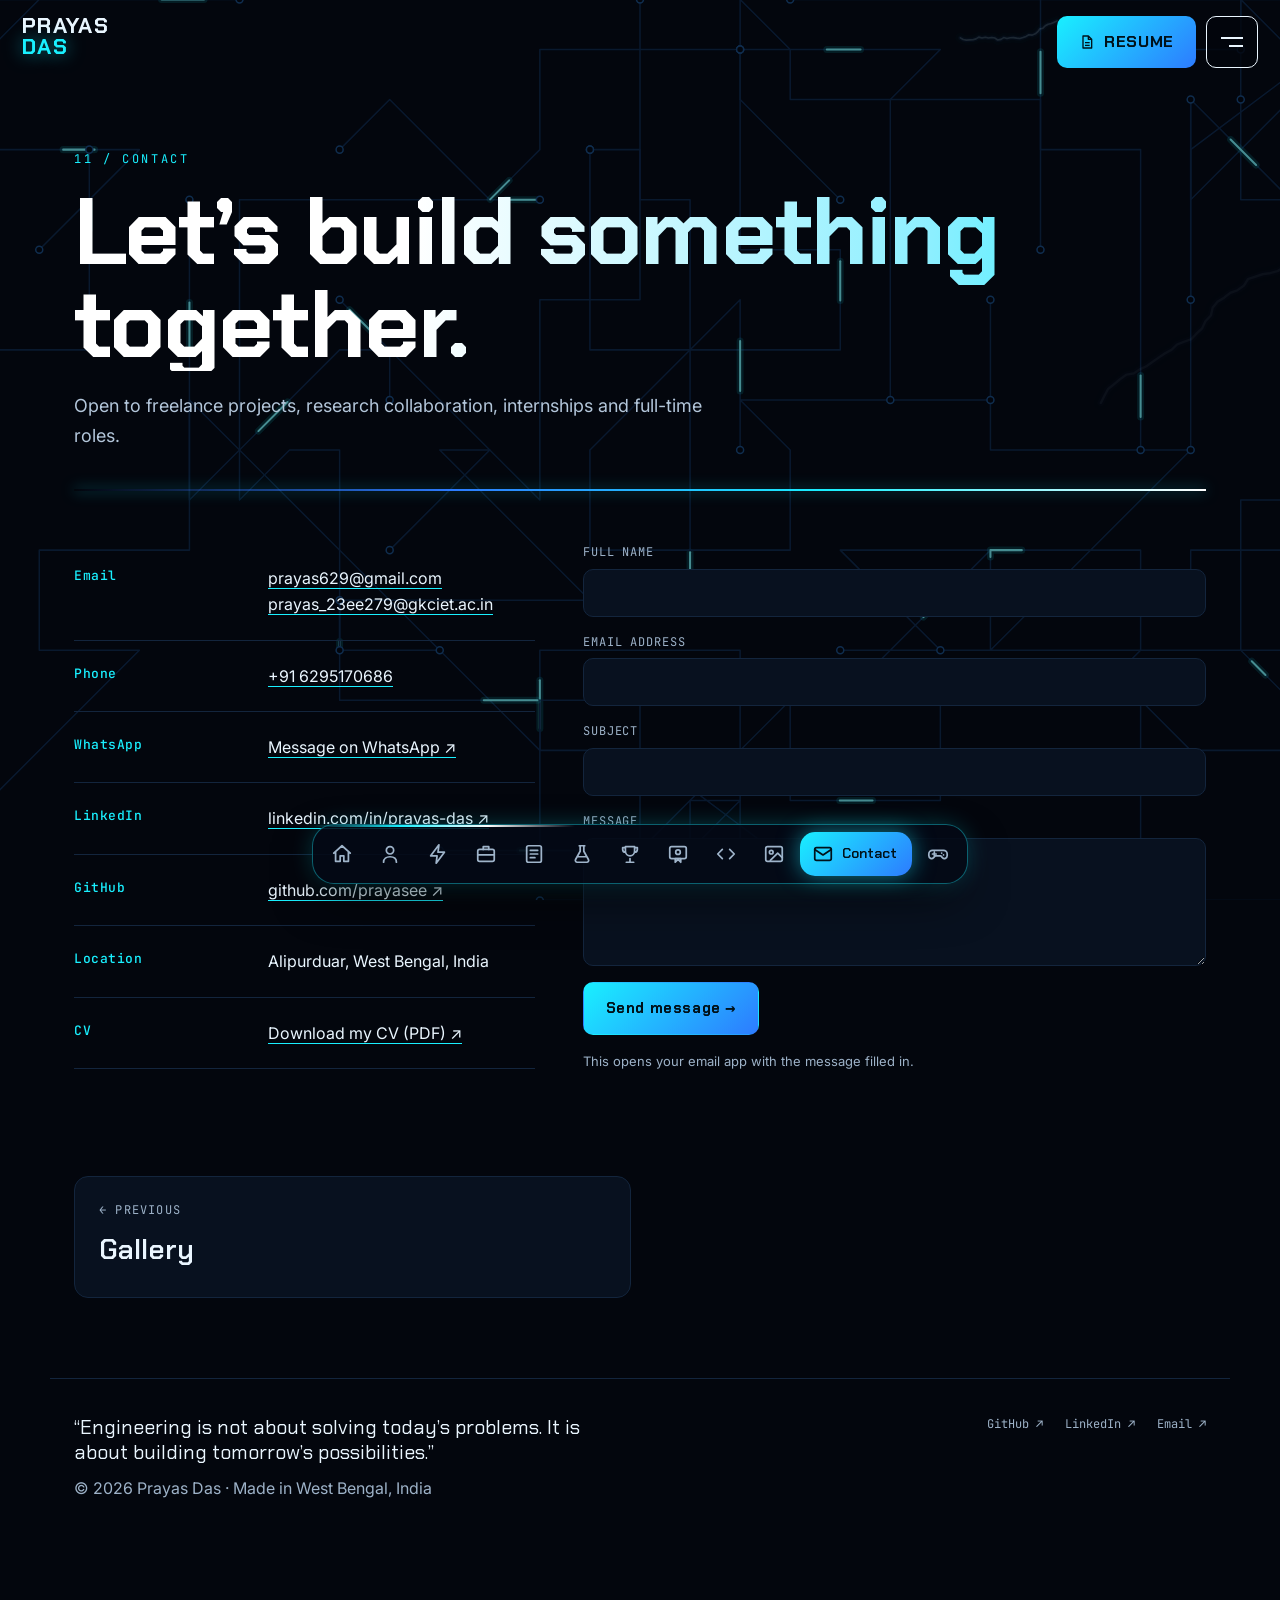
<file: contact.html>
<!DOCTYPE html>
<html lang="en">
<head>
<meta charset="utf-8">
<meta name="viewport" content="width=device-width, initial-scale=1, viewport-fit=cover">
<title>Contact | Prayas Das</title>
<meta name="description" content="Contact Prayas Das for freelance work, research collaboration, internships and full-time roles.">
<meta name="author" content="Prayas Das">
<meta property="og:title" content="Contact | Prayas Das">
<meta property="og:description" content="Contact Prayas Das for freelance work, research collaboration, internships and full-time roles.">
<meta property="og:type" content="website">
<meta property="og:image" content="https://prayas.me/assets/og.jpg">
<meta property="og:url" content="https://prayas.me/contact.html">
<meta name="twitter:card" content="summary_large_image">
<link rel="icon" type="image/png" href="assets/favicon.png">
<link rel="apple-touch-icon" href="assets/favicon.png">
<meta name="theme-color" content="#03060d">
<link rel="canonical" href="https://prayas.me/contact.html">
<link rel="prev" href="gallery.html">
<link rel="preconnect" href="https://fonts.googleapis.com">
<link rel="preconnect" href="https://fonts.gstatic.com" crossorigin>
<link href="https://fonts.googleapis.com/css2?family=Chakra+Petch:wght@500;600;700&family=Inter:wght@400;500;600&family=JetBrains+Mono:wght@400;500&display=swap" rel="stylesheet">
<link rel="stylesheet" href="assets/site.css">
<noscript><style>.reveal{opacity:1;transform:none}</style></noscript>
<script type="speculationrules">{"prerender":[{"where":{"href_matches":"/*.html"},"eagerness":"moderate"}]}</script>
</head>
<body class="inner" data-page="contact">
<img class="circuit" src="assets/circuit.svg" alt="" aria-hidden="true">
<canvas id="fx" aria-hidden="true"></canvas>
<div class="prog" aria-hidden="true"><i></i></div>
<header class="top">
  <a class="brand" href="index.html" aria-label="Prayas Das, home"><span>Prayas</span><span>Das</span></a>
  <div class="top-r">
    <a class="resume" data-arc="ambient" href="assets/Prayas_Das_CV.pdf" target="_blank" rel="noopener"><svg viewBox="0 0 24 24" aria-hidden="true"><path d="M6 3h8l5 5v13H6zM14 3v5h5M9 13h7M9 17h7"/></svg>RESUME</a>
    <button class="menu-btn" id="menuBtn" aria-expanded="false" aria-controls="menu" aria-label="Menu"><i></i><i></i></button>
  </div>
</header>
<aside class="menu" id="menu" aria-hidden="true">
  <div class="menu-in">
    <p class="eyebrow">SELECT PAGE</p>
    <a class="menu-link" href="index.html"><span class="mn">01</span><span class="mt">Home</span><span class="ma">&rarr;</span></a>
<a class="menu-link" href="about.html"><span class="mn">02</span><span class="mt">About Me</span><span class="ma">&rarr;</span></a>
<a class="menu-link" href="skills.html"><span class="mn">03</span><span class="mt">Skills</span><span class="ma">&rarr;</span></a>
<a class="menu-link" href="experience.html"><span class="mn">04</span><span class="mt">Experience</span><span class="ma">&rarr;</span></a>
<a class="menu-link" href="projects.html"><span class="mn">05</span><span class="mt">Projects</span><span class="ma">&rarr;</span></a>
<a class="menu-link" href="research.html"><span class="mn">06</span><span class="mt">Research</span><span class="ma">&rarr;</span></a>
<a class="menu-link" href="honors.html"><span class="mn">07</span><span class="mt">Honors & Certifications</span><span class="ma">&rarr;</span></a>
<a class="menu-link" href="certificates.html"><span class="mn">08</span><span class="mt">Certificates</span><span class="ma">&rarr;</span></a>
<a class="menu-link" href="services.html"><span class="mn">09</span><span class="mt">Services</span><span class="ma">&rarr;</span></a>
<a class="menu-link" href="gallery.html"><span class="mn">10</span><span class="mt">Gallery</span><span class="ma">&rarr;</span></a>
<a class="menu-link" href="contact.html"><span class="mn">11</span><span class="mt">Contact</span><span class="ma">&rarr;</span></a>
<a class="menu-link" href="game.html"><span class="mn">12</span><span class="mt">Play &middot; Electrify Your Brain</span><span class="ma">&rarr;</span></a>
    <div class="menu-foot">
      <a href="https://github.com/prayasee" target="_blank" rel="noopener">GitHub &nearr;</a>
      <a href="https://www.linkedin.com/in/prayas-das" target="_blank" rel="noopener">LinkedIn &nearr;</a>
      <a href="mailto:prayas629@gmail.com">Email &nearr;</a>
    </div>
  </div>
</aside>
<nav class="dock" aria-label="Pages"><div class="dock-in"><a class="dk" href="index.html" data-tip="Home"><svg viewBox="0 0 24 24" aria-hidden="true"><path d="M3 11l9-8 9 8M5 10v10h5v-6h4v6h5V10"/></svg><em>Home</em></a><a class="dk" href="about.html" data-tip="About"><svg viewBox="0 0 24 24" aria-hidden="true"><circle cx="12" cy="8" r="4"/><path d="M5 21c0-4 3.1-6 7-6s7 2 7 6"/></svg><em>About</em></a><a class="dk" href="skills.html" data-tip="Skills"><svg viewBox="0 0 24 24" aria-hidden="true"><path d="M13 2L4 14h7l-1 8 9-12h-7z"/></svg><em>Skills</em></a><a class="dk" href="experience.html" data-tip="Experience"><svg viewBox="0 0 24 24" aria-hidden="true"><rect x="3" y="7" width="18" height="13" rx="2"/><path d="M9 7V4h6v3M3 13h18"/></svg><em>Experience</em></a><a class="dk" href="projects.html" data-tip="Projects"><svg viewBox="0 0 24 24" aria-hidden="true"><rect x="4" y="3" width="16" height="18" rx="2"/><path d="M8 8h8M8 12h8M8 16h5"/></svg><em>Projects</em></a><a class="dk" href="research.html" data-tip="Research"><svg viewBox="0 0 24 24" aria-hidden="true"><path d="M9 3h6M10 3v6l-5 9a2 2 0 001.8 3h10.4A2 2 0 0019 18l-5-9V3M8 15h8"/></svg><em>Research</em></a><a class="dk" href="honors.html" data-tip="Honors"><svg viewBox="0 0 24 24" aria-hidden="true"><path d="M8 21h8M12 17v4M7 4h10v5a5 5 0 01-10 0zM17 5h3v2a3 3 0 01-3 3M7 5H4v2a3 3 0 003 3"/></svg><em>Honors</em></a><a class="dk" href="certificates.html" data-tip="Certificates"><svg viewBox="0 0 24 24" aria-hidden="true"><rect x="3" y="4" width="18" height="13" rx="2"/><circle cx="12" cy="10" r="2.5"/><path d="M9 21l3-3 3 3v-4H9z"/></svg><em>Certificates</em></a><a class="dk" href="services.html" data-tip="Services"><svg viewBox="0 0 24 24" aria-hidden="true"><path d="M8 7l-5 5 5 5M16 7l5 5-5 5"/></svg><em>Services</em></a><a class="dk" href="gallery.html" data-tip="Gallery"><svg viewBox="0 0 24 24" aria-hidden="true"><rect x="3" y="4" width="18" height="16" rx="2"/><circle cx="9" cy="10" r="2"/><path d="M21 16l-5-5-8 8"/></svg><em>Gallery</em></a><a class="dk on" aria-current="page" href="contact.html" data-tip="Contact"><svg viewBox="0 0 24 24" aria-hidden="true"><rect x="3" y="5" width="18" height="14" rx="2"/><path d="M3 7l9 6 9-6"/></svg><em>Contact</em></a><a class="dk" href="game.html" data-tip="Play"><svg viewBox="0 0 24 24" aria-hidden="true"><path d="M6 8h12a4 4 0 014 4v2a3 3 0 01-5.2 2L15 14H9l-1.8 2A3 3 0 012 14v-2a4 4 0 014-4zM8 10v4M6 12h4M16 11h.01M18 13h.01"/></svg><em>Play</em></a></div></nav>
<main id="main">
<section class="pagehead"><p class="eyebrow reveal">11 / Contact</p><h1 class="reveal">Let&rsquo;s build something together.</h1><p class="sub reveal">Open to freelance projects, research collaboration, internships and full-time roles.</p></section>
<section class="two">
  <div class="rows reveal">
    <article class="row"><span class="when">Email</span><div><a href="mailto:prayas629@gmail.com">prayas629@gmail.com</a><br><a href="mailto:prayas_23ee279@gkciet.ac.in">prayas_23ee279@gkciet.ac.in</a></div></article>
    <article class="row"><span class="when">Phone</span><div><a href="tel:+916295170686">+91 6295170686</a></div></article>
    <article class="row"><span class="when">WhatsApp</span><div><a href="https://wa.me/916295170686?text=Hi%20Prayas!%20I%20saw%20your%20portfolio%20and%20would%20like%20to%20connect." target="_blank" rel="noopener">Message on WhatsApp &nearr;</a></div></article>
    <article class="row"><span class="when">LinkedIn</span><div><a href="https://www.linkedin.com/in/prayas-das" target="_blank" rel="noopener">linkedin.com/in/prayas-das &nearr;</a></div></article>
    <article class="row"><span class="when">GitHub</span><div><a href="https://github.com/prayasee" target="_blank" rel="noopener">github.com/prayasee &nearr;</a></div></article>
    <article class="row"><span class="when">Location</span><div>Alipurduar, West Bengal, India</div></article>
    <article class="row"><span class="when">CV</span><div><a href="assets/Prayas_Das_CV.pdf" target="_blank" rel="noopener">Download my CV (PDF) &nearr;</a></div></article>
  </div>
  <form class="form reveal" id="contactForm" novalidate>
    <label>Full name<input name="name" required autocomplete="name"></label>
    <label>Email address<input name="email" type="email" required autocomplete="email"></label>
    <label>Subject<input name="subject"></label>
    <label>Message<textarea name="message" rows="5" required></textarea></label>
    <button class="btn" type="submit">Send message &rarr;</button>
    <p class="muted small">This opens your email app with the message filled in.</p>
  </form>
</section>

<nav class="pager reveal"><a href="gallery.html"><small>&larr; Previous</small><span>Gallery</span></a><span></span></nav>
</main>
<footer class="foot">
  <div>
    <p class="quote">&ldquo;Engineering is not about solving today&rsquo;s problems. It is about building tomorrow&rsquo;s possibilities.&rdquo;</p>
    <p class="muted">&copy; 2026 Prayas Das &middot; Made in West Bengal, India</p>
  </div>
  <div class="foot-links">
    <a href="https://github.com/prayasee" target="_blank" rel="noopener">GitHub &nearr;</a>
    <a href="https://www.linkedin.com/in/prayas-das" target="_blank" rel="noopener">LinkedIn &nearr;</a>
    <a href="mailto:prayas629@gmail.com">Email &nearr;</a>
  </div>
</footer>
<script src="assets/fx.js"></script>
<script src="assets/app.js"></script>
<script src="assets/nav.js"></script>
</body>
</html>
</file>
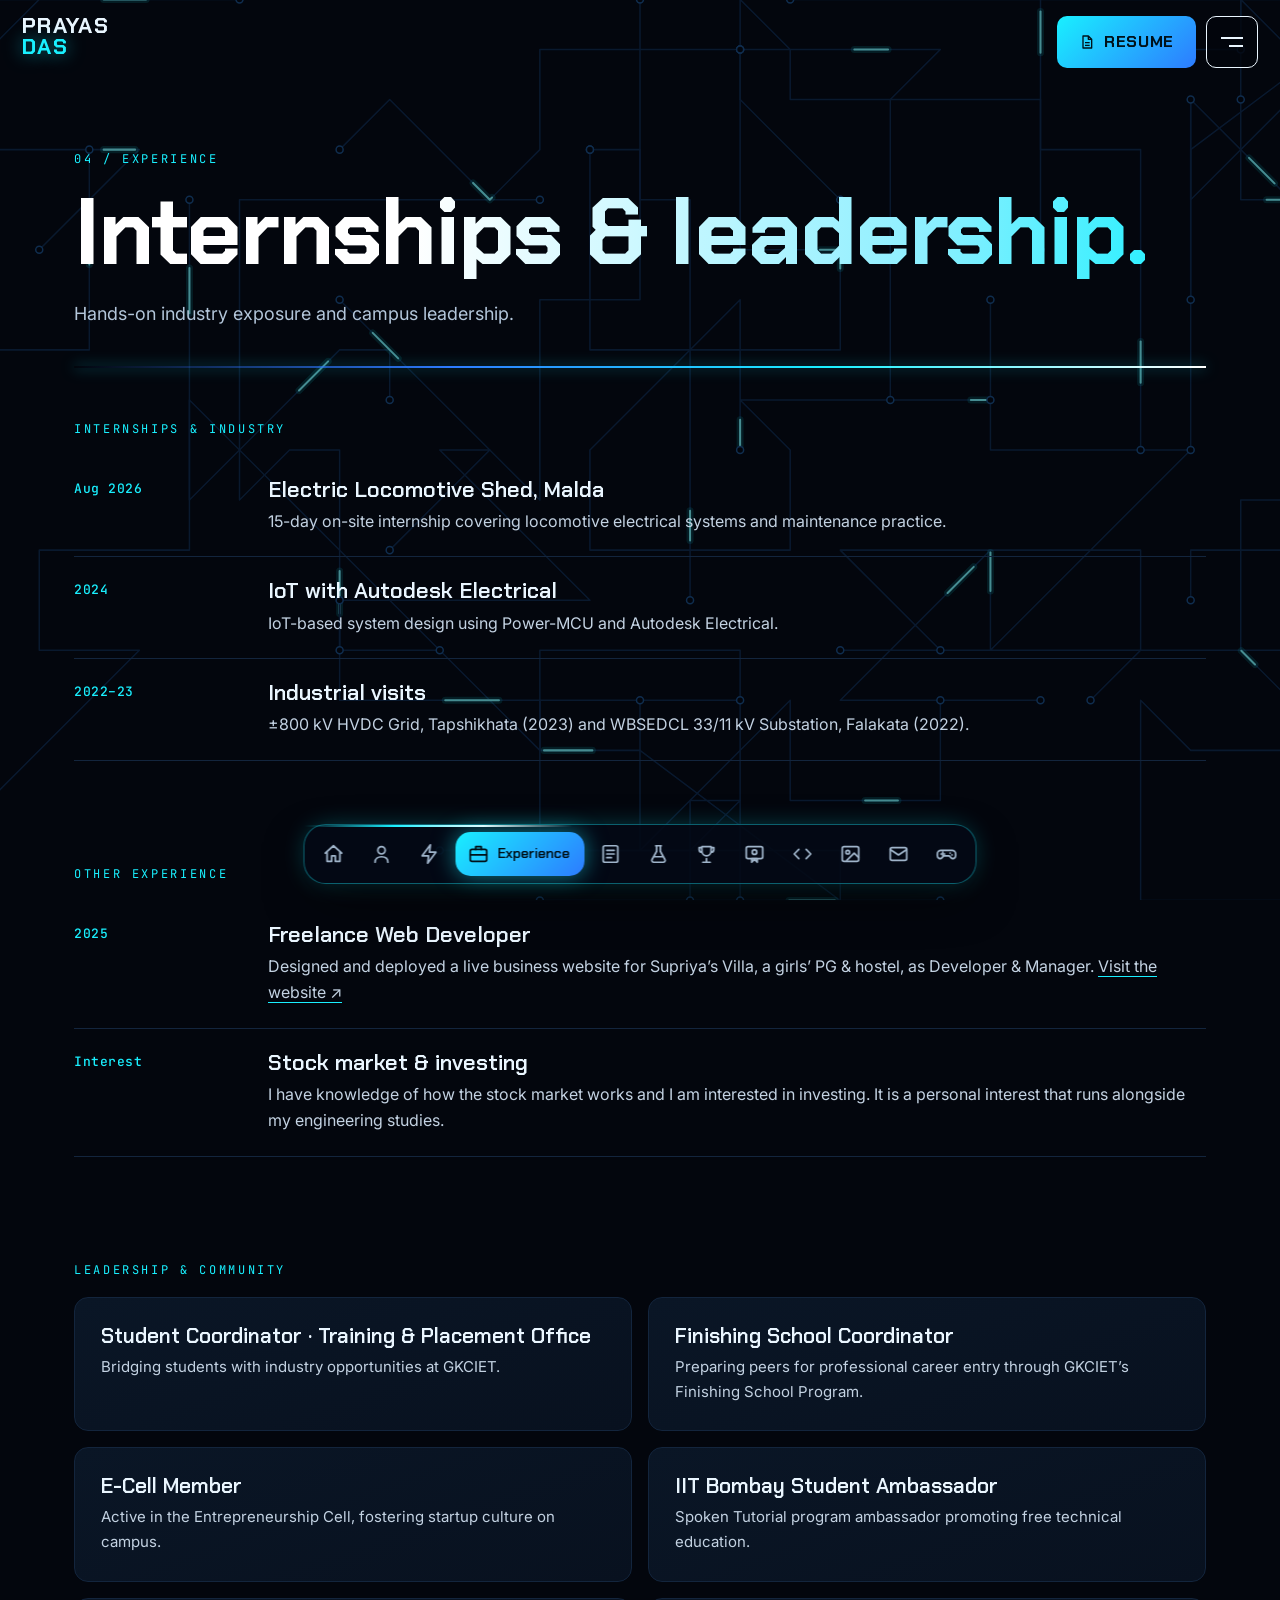
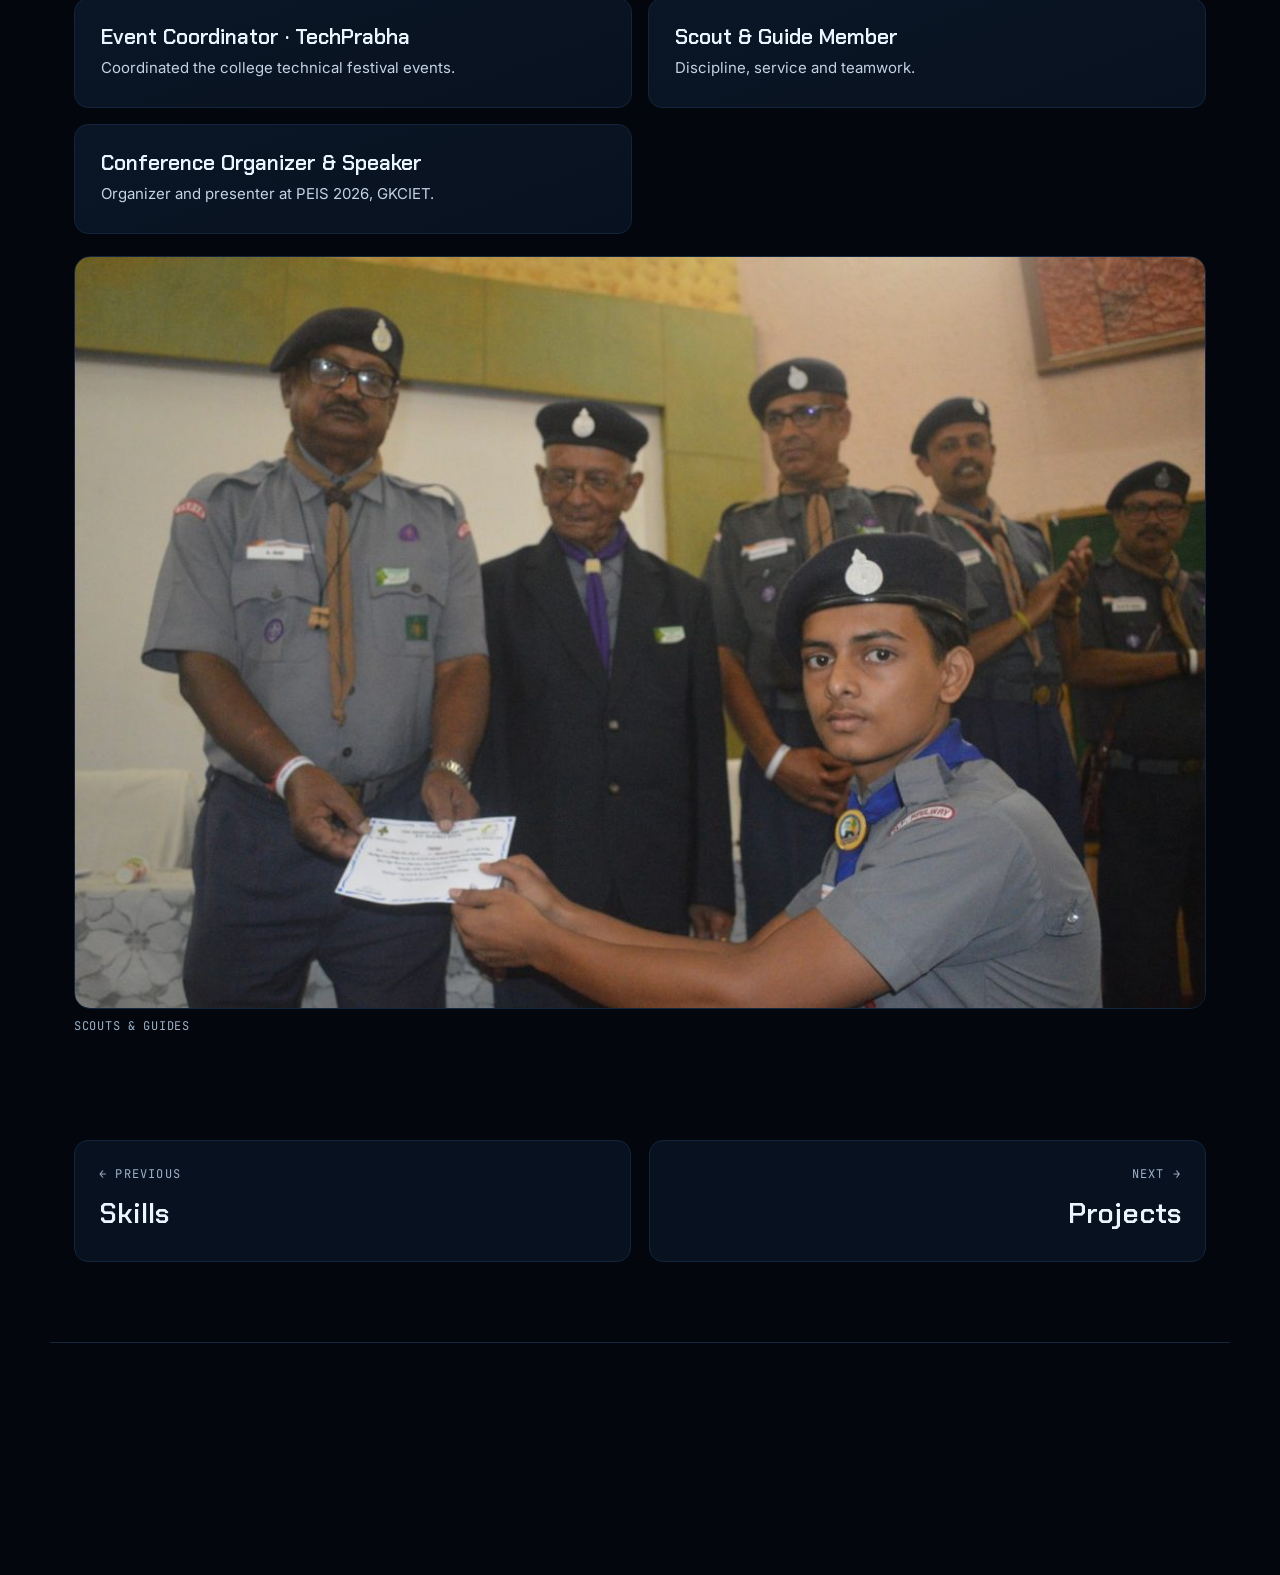
<file: experience.html>
<!DOCTYPE html>
<html lang="en">
<head>
<meta charset="utf-8">
<meta name="viewport" content="width=device-width, initial-scale=1, viewport-fit=cover">
<title>Experience | Prayas Das</title>
<meta name="description" content="Internships, industry visits and campus leadership of Prayas Das.">
<meta name="author" content="Prayas Das">
<meta property="og:title" content="Experience | Prayas Das">
<meta property="og:description" content="Internships, industry visits and campus leadership of Prayas Das.">
<meta property="og:type" content="website">
<meta property="og:image" content="https://prayas.me/assets/og.jpg">
<meta property="og:url" content="https://prayas.me/experience.html">
<meta name="twitter:card" content="summary_large_image">
<link rel="icon" type="image/png" href="assets/favicon.png">
<link rel="apple-touch-icon" href="assets/favicon.png">
<meta name="theme-color" content="#03060d">
<link rel="canonical" href="https://prayas.me/experience.html">
<link rel="prev" href="skills.html">
<link rel="next" href="projects.html">
<link rel="preconnect" href="https://fonts.googleapis.com">
<link rel="preconnect" href="https://fonts.gstatic.com" crossorigin>
<link href="https://fonts.googleapis.com/css2?family=Chakra+Petch:wght@500;600;700&family=Inter:wght@400;500;600&family=JetBrains+Mono:wght@400;500&display=swap" rel="stylesheet">
<link rel="stylesheet" href="assets/site.css">
<noscript><style>.reveal{opacity:1;transform:none}</style></noscript>
<script type="speculationrules">{"prerender":[{"where":{"href_matches":"/*.html"},"eagerness":"moderate"}]}</script>
</head>
<body class="inner" data-page="experience">
<img class="circuit" src="assets/circuit.svg" alt="" aria-hidden="true">
<canvas id="fx" aria-hidden="true"></canvas>
<div class="prog" aria-hidden="true"><i></i></div>
<header class="top">
  <a class="brand" href="index.html" aria-label="Prayas Das, home"><span>Prayas</span><span>Das</span></a>
  <div class="top-r">
    <a class="resume" data-arc="ambient" href="assets/Prayas_Das_CV.pdf" target="_blank" rel="noopener"><svg viewBox="0 0 24 24" aria-hidden="true"><path d="M6 3h8l5 5v13H6zM14 3v5h5M9 13h7M9 17h7"/></svg>RESUME</a>
    <button class="menu-btn" id="menuBtn" aria-expanded="false" aria-controls="menu" aria-label="Menu"><i></i><i></i></button>
  </div>
</header>
<aside class="menu" id="menu" aria-hidden="true">
  <div class="menu-in">
    <p class="eyebrow">SELECT PAGE</p>
    <a class="menu-link" href="index.html"><span class="mn">01</span><span class="mt">Home</span><span class="ma">&rarr;</span></a>
<a class="menu-link" href="about.html"><span class="mn">02</span><span class="mt">About Me</span><span class="ma">&rarr;</span></a>
<a class="menu-link" href="skills.html"><span class="mn">03</span><span class="mt">Skills</span><span class="ma">&rarr;</span></a>
<a class="menu-link" href="experience.html"><span class="mn">04</span><span class="mt">Experience</span><span class="ma">&rarr;</span></a>
<a class="menu-link" href="projects.html"><span class="mn">05</span><span class="mt">Projects</span><span class="ma">&rarr;</span></a>
<a class="menu-link" href="research.html"><span class="mn">06</span><span class="mt">Research</span><span class="ma">&rarr;</span></a>
<a class="menu-link" href="honors.html"><span class="mn">07</span><span class="mt">Honors & Certifications</span><span class="ma">&rarr;</span></a>
<a class="menu-link" href="certificates.html"><span class="mn">08</span><span class="mt">Certificates</span><span class="ma">&rarr;</span></a>
<a class="menu-link" href="services.html"><span class="mn">09</span><span class="mt">Services</span><span class="ma">&rarr;</span></a>
<a class="menu-link" href="gallery.html"><span class="mn">10</span><span class="mt">Gallery</span><span class="ma">&rarr;</span></a>
<a class="menu-link" href="contact.html"><span class="mn">11</span><span class="mt">Contact</span><span class="ma">&rarr;</span></a>
<a class="menu-link" href="game.html"><span class="mn">12</span><span class="mt">Play &middot; Electrify Your Brain</span><span class="ma">&rarr;</span></a>
    <div class="menu-foot">
      <a href="https://github.com/prayasee" target="_blank" rel="noopener">GitHub &nearr;</a>
      <a href="https://www.linkedin.com/in/prayas-das" target="_blank" rel="noopener">LinkedIn &nearr;</a>
      <a href="mailto:prayas629@gmail.com">Email &nearr;</a>
    </div>
  </div>
</aside>
<nav class="dock" aria-label="Pages"><div class="dock-in"><a class="dk" href="index.html" data-tip="Home"><svg viewBox="0 0 24 24" aria-hidden="true"><path d="M3 11l9-8 9 8M5 10v10h5v-6h4v6h5V10"/></svg><em>Home</em></a><a class="dk" href="about.html" data-tip="About"><svg viewBox="0 0 24 24" aria-hidden="true"><circle cx="12" cy="8" r="4"/><path d="M5 21c0-4 3.1-6 7-6s7 2 7 6"/></svg><em>About</em></a><a class="dk" href="skills.html" data-tip="Skills"><svg viewBox="0 0 24 24" aria-hidden="true"><path d="M13 2L4 14h7l-1 8 9-12h-7z"/></svg><em>Skills</em></a><a class="dk on" aria-current="page" href="experience.html" data-tip="Experience"><svg viewBox="0 0 24 24" aria-hidden="true"><rect x="3" y="7" width="18" height="13" rx="2"/><path d="M9 7V4h6v3M3 13h18"/></svg><em>Experience</em></a><a class="dk" href="projects.html" data-tip="Projects"><svg viewBox="0 0 24 24" aria-hidden="true"><rect x="4" y="3" width="16" height="18" rx="2"/><path d="M8 8h8M8 12h8M8 16h5"/></svg><em>Projects</em></a><a class="dk" href="research.html" data-tip="Research"><svg viewBox="0 0 24 24" aria-hidden="true"><path d="M9 3h6M10 3v6l-5 9a2 2 0 001.8 3h10.4A2 2 0 0019 18l-5-9V3M8 15h8"/></svg><em>Research</em></a><a class="dk" href="honors.html" data-tip="Honors"><svg viewBox="0 0 24 24" aria-hidden="true"><path d="M8 21h8M12 17v4M7 4h10v5a5 5 0 01-10 0zM17 5h3v2a3 3 0 01-3 3M7 5H4v2a3 3 0 003 3"/></svg><em>Honors</em></a><a class="dk" href="certificates.html" data-tip="Certificates"><svg viewBox="0 0 24 24" aria-hidden="true"><rect x="3" y="4" width="18" height="13" rx="2"/><circle cx="12" cy="10" r="2.5"/><path d="M9 21l3-3 3 3v-4H9z"/></svg><em>Certificates</em></a><a class="dk" href="services.html" data-tip="Services"><svg viewBox="0 0 24 24" aria-hidden="true"><path d="M8 7l-5 5 5 5M16 7l5 5-5 5"/></svg><em>Services</em></a><a class="dk" href="gallery.html" data-tip="Gallery"><svg viewBox="0 0 24 24" aria-hidden="true"><rect x="3" y="4" width="18" height="16" rx="2"/><circle cx="9" cy="10" r="2"/><path d="M21 16l-5-5-8 8"/></svg><em>Gallery</em></a><a class="dk" href="contact.html" data-tip="Contact"><svg viewBox="0 0 24 24" aria-hidden="true"><rect x="3" y="5" width="18" height="14" rx="2"/><path d="M3 7l9 6 9-6"/></svg><em>Contact</em></a><a class="dk" href="game.html" data-tip="Play"><svg viewBox="0 0 24 24" aria-hidden="true"><path d="M6 8h12a4 4 0 014 4v2a3 3 0 01-5.2 2L15 14H9l-1.8 2A3 3 0 012 14v-2a4 4 0 014-4zM8 10v4M6 12h4M16 11h.01M18 13h.01"/></svg><em>Play</em></a></div></nav>
<main id="main">
<section class="pagehead"><p class="eyebrow reveal">04 / Experience</p><h1 class="reveal">Internships &amp; leadership.</h1><p class="sub reveal">Hands-on industry exposure and campus leadership.</p></section>
<section class="block">
  <p class="eyebrow reveal">INTERNSHIPS &amp; INDUSTRY</p>
  <div class="rows">
    <article class="row reveal"><span class="when">Aug 2026</span><div><h3>Electric Locomotive Shed, Malda</h3><p>15-day on-site internship covering locomotive electrical systems and maintenance practice.</p></div></article>
    <article class="row reveal"><span class="when">2024</span><div><h3>IoT with Autodesk Electrical</h3><p>IoT-based system design using Power-MCU and Autodesk Electrical.</p></div></article>
    <article class="row reveal"><span class="when">2022&ndash;23</span><div><h3>Industrial visits</h3><p>&plusmn;800 kV HVDC Grid, Tapshikhata (2023) and WBSEDCL 33/11 kV Substation, Falakata (2022).</p></div></article>
  </div>
</section>
<section class="block">
  <p class="eyebrow reveal">OTHER EXPERIENCE</p>
  <div class="rows">
    <article class="row reveal"><span class="when">2025</span><div><h3>Freelance Web Developer</h3><p>Designed and deployed a live business website for Supriya&rsquo;s Villa, a girls&rsquo; PG &amp; hostel, as Developer &amp; Manager. <a href="https://supriya-s-villa.netlify.app/" target="_blank" rel="noopener">Visit the website &nearr;</a></p></div></article>
    <article class="row reveal"><span class="when">Interest</span><div><h3>Stock market &amp; investing</h3><p>I have knowledge of how the stock market works and I am interested in investing. It is a personal interest that runs alongside my engineering studies.</p></div></article>
  </div>
</section>
<section class="block">
  <p class="eyebrow reveal">LEADERSHIP &amp; COMMUNITY</p>
  <div class="grid g2">
    <article class="card reveal" data-arc><h3>Student Coordinator &middot; Training &amp; Placement Office</h3><p>Bridging students with industry opportunities at GKCIET.</p></article>
    <article class="card reveal" data-arc><h3>Finishing School Coordinator</h3><p>Preparing peers for professional career entry through GKCIET&rsquo;s Finishing School Program.</p></article>
    <article class="card reveal" data-arc><h3>E-Cell Member</h3><p>Active in the Entrepreneurship Cell, fostering startup culture on campus.</p></article>
    <article class="card reveal" data-arc><h3>IIT Bombay Student Ambassador</h3><p>Spoken Tutorial program ambassador promoting free technical education.</p></article>
    <article class="card reveal" data-arc><h3>Event Coordinator &middot; TechPrabha</h3><p>Coordinated the college technical festival events.</p></article>
    <article class="card reveal" data-arc><h3>Scout &amp; Guide Member</h3><p>Discipline, service and teamwork.</p></article>
    <article class="card reveal" data-arc><h3>Conference Organizer &amp; Speaker</h3><p>Organizer and presenter at PEIS 2026, GKCIET.</p></article>
  </div>
  <figure class="wide reveal"><img class="" src="assets/g-scout.jpg" alt="Prayas Das at a Scouts and Guides ceremony" loading="lazy" decoding="async" width="1100" height="731"><figcaption>SCOUTS &amp; GUIDES</figcaption></figure>
</section>

<nav class="pager reveal"><a href="skills.html"><small>&larr; Previous</small><span>Skills</span></a><a class="r" href="projects.html"><small>Next &rarr;</small><span>Projects</span></a></nav>
</main>
<footer class="foot">
  <div>
    <p class="quote">&ldquo;Engineering is not about solving today&rsquo;s problems. It is about building tomorrow&rsquo;s possibilities.&rdquo;</p>
    <p class="muted">&copy; 2026 Prayas Das &middot; Made in West Bengal, India</p>
  </div>
  <div class="foot-links">
    <a href="https://github.com/prayasee" target="_blank" rel="noopener">GitHub &nearr;</a>
    <a href="https://www.linkedin.com/in/prayas-das" target="_blank" rel="noopener">LinkedIn &nearr;</a>
    <a href="mailto:prayas629@gmail.com">Email &nearr;</a>
  </div>
</footer>
<script src="assets/fx.js"></script>
<script src="assets/app.js"></script>
<script src="assets/nav.js"></script>
</body>
</html>
</file>
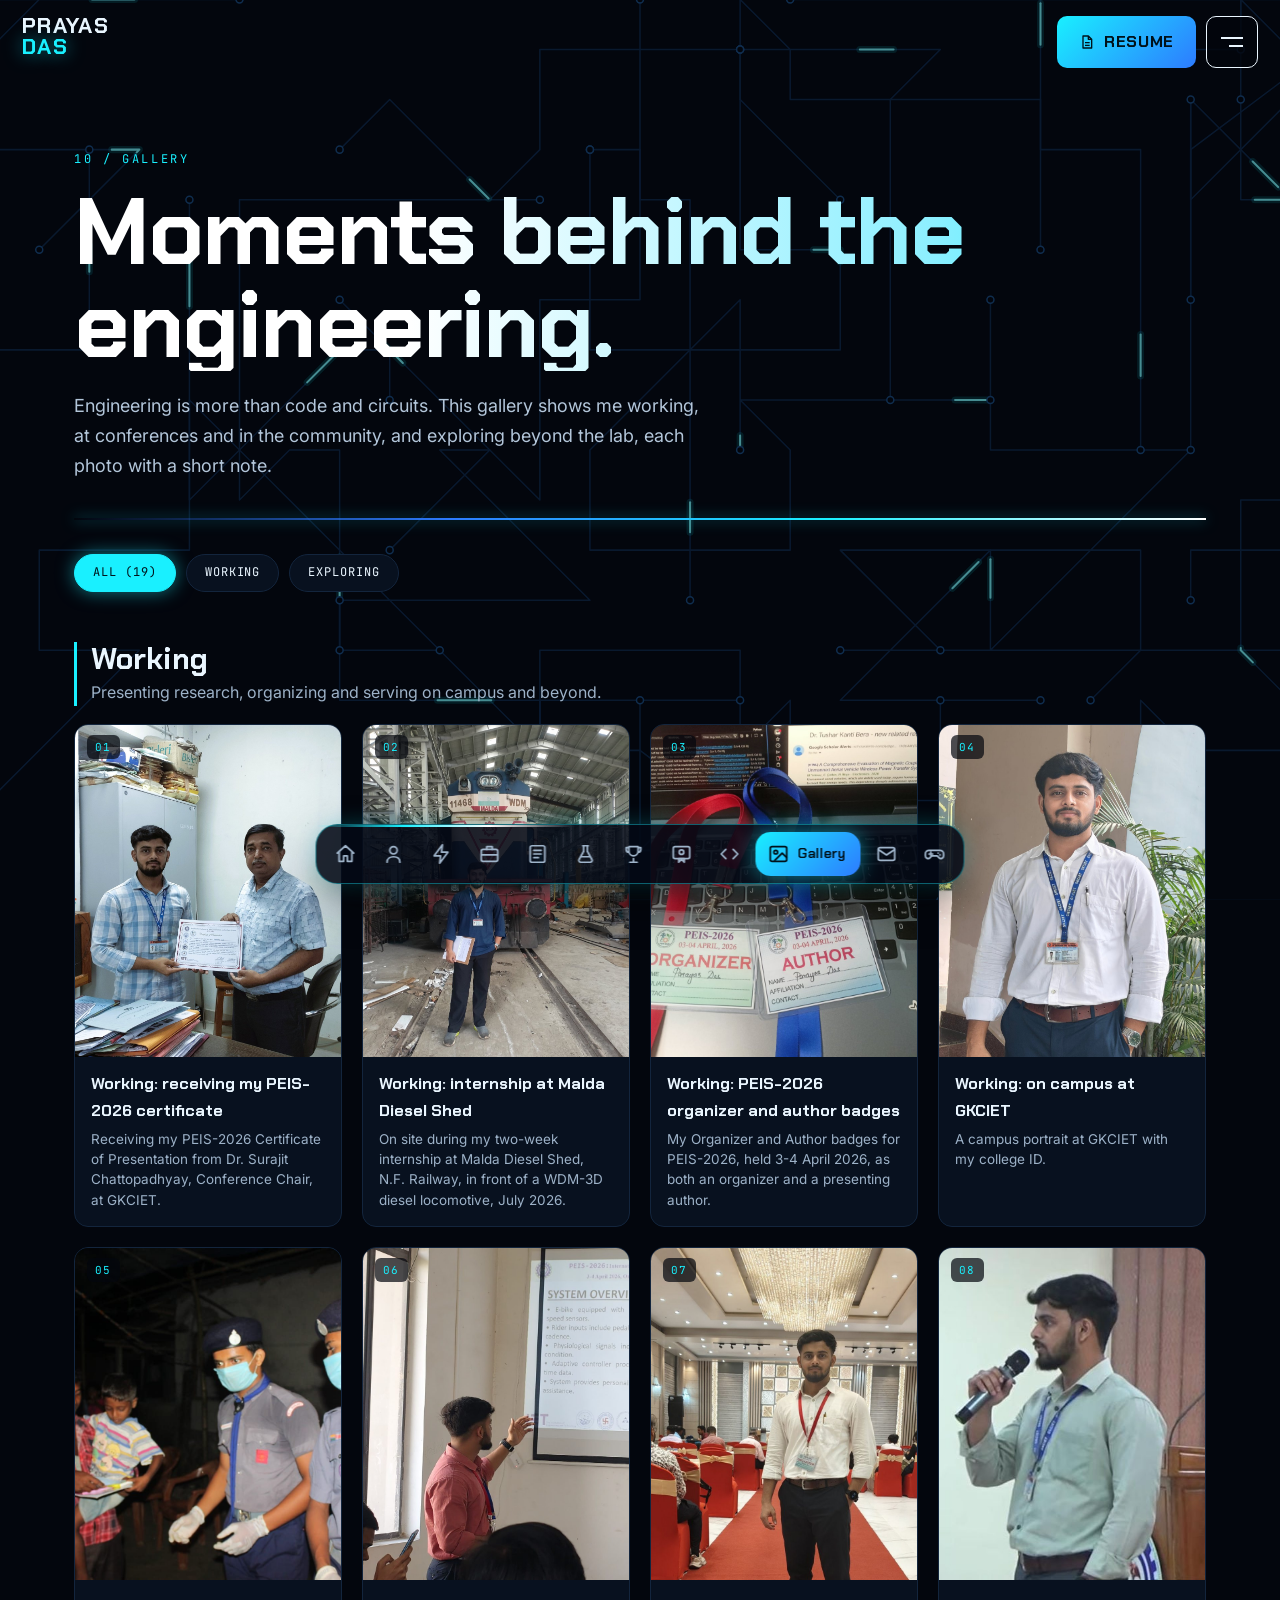
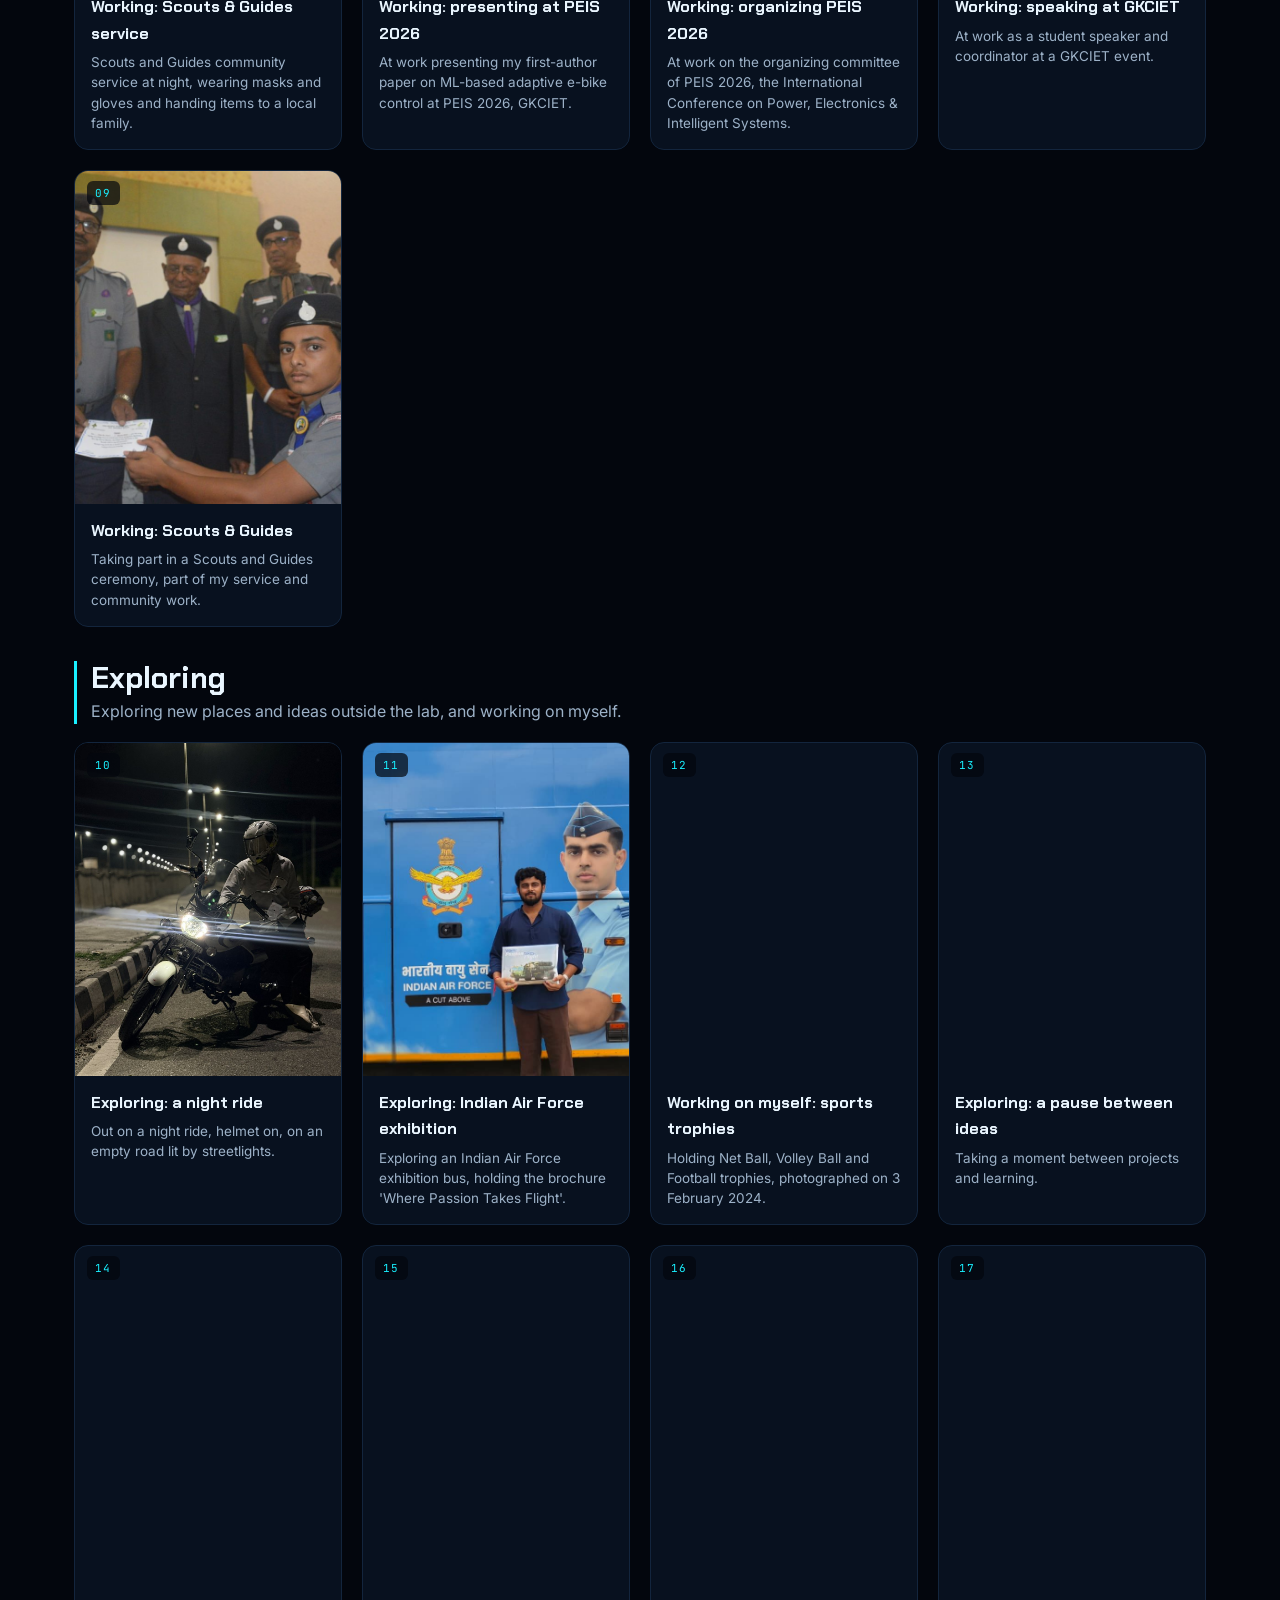
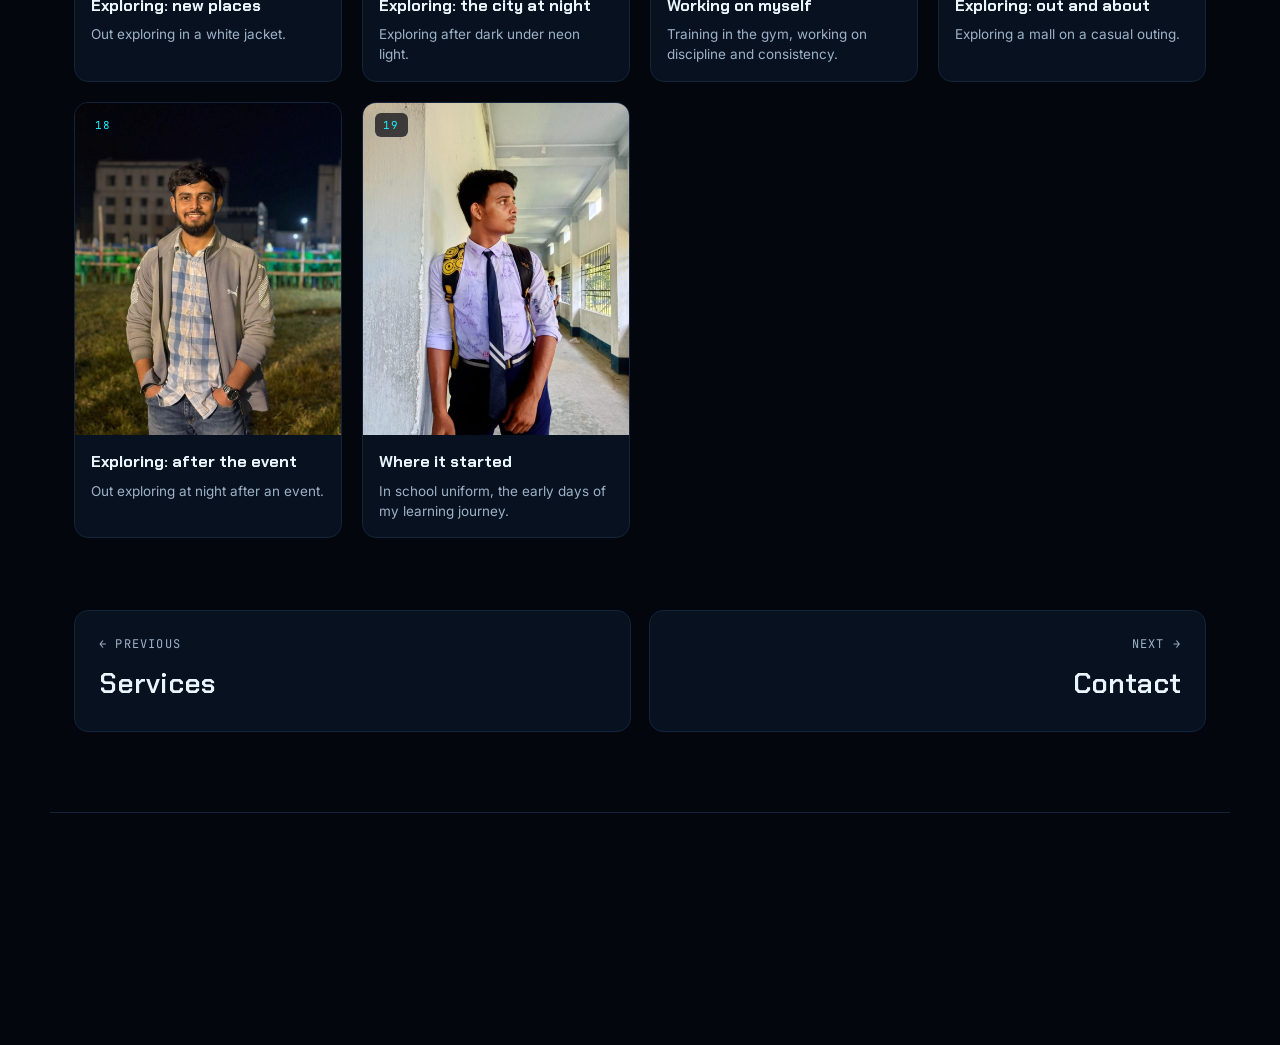
<file: gallery.html>
<!DOCTYPE html>
<html lang="en">
<head>
<meta charset="utf-8">
<meta name="viewport" content="width=device-width, initial-scale=1, viewport-fit=cover">
<title>Gallery | Prayas Das</title>
<meta name="description" content="Photos of Prayas Das: conferences, campus life, travel and training.">
<meta name="author" content="Prayas Das">
<meta property="og:title" content="Gallery | Prayas Das">
<meta property="og:description" content="Photos of Prayas Das: conferences, campus life, travel and training.">
<meta property="og:type" content="website">
<meta property="og:image" content="https://prayas.me/assets/og.jpg">
<meta property="og:url" content="https://prayas.me/gallery.html">
<meta name="twitter:card" content="summary_large_image">
<link rel="icon" type="image/png" href="assets/favicon.png">
<link rel="apple-touch-icon" href="assets/favicon.png">
<meta name="theme-color" content="#03060d">
<link rel="canonical" href="https://prayas.me/gallery.html">
<link rel="prev" href="services.html">
<link rel="next" href="contact.html">
<link rel="preconnect" href="https://fonts.googleapis.com">
<link rel="preconnect" href="https://fonts.gstatic.com" crossorigin>
<link href="https://fonts.googleapis.com/css2?family=Chakra+Petch:wght@500;600;700&family=Inter:wght@400;500;600&family=JetBrains+Mono:wght@400;500&display=swap" rel="stylesheet">
<link rel="stylesheet" href="assets/site.css">
<noscript><style>.reveal{opacity:1;transform:none}</style></noscript>
<script type="speculationrules">{"prerender":[{"where":{"href_matches":"/*.html"},"eagerness":"moderate"}]}</script>
</head>
<body class="inner" data-page="gallery">
<img class="circuit" src="assets/circuit.svg" alt="" aria-hidden="true">
<canvas id="fx" aria-hidden="true"></canvas>
<div class="prog" aria-hidden="true"><i></i></div>
<header class="top">
  <a class="brand" href="index.html" aria-label="Prayas Das, home"><span>Prayas</span><span>Das</span></a>
  <div class="top-r">
    <a class="resume" data-arc="ambient" href="assets/Prayas_Das_CV.pdf" target="_blank" rel="noopener"><svg viewBox="0 0 24 24" aria-hidden="true"><path d="M6 3h8l5 5v13H6zM14 3v5h5M9 13h7M9 17h7"/></svg>RESUME</a>
    <button class="menu-btn" id="menuBtn" aria-expanded="false" aria-controls="menu" aria-label="Menu"><i></i><i></i></button>
  </div>
</header>
<aside class="menu" id="menu" aria-hidden="true">
  <div class="menu-in">
    <p class="eyebrow">SELECT PAGE</p>
    <a class="menu-link" href="index.html"><span class="mn">01</span><span class="mt">Home</span><span class="ma">&rarr;</span></a>
<a class="menu-link" href="about.html"><span class="mn">02</span><span class="mt">About Me</span><span class="ma">&rarr;</span></a>
<a class="menu-link" href="skills.html"><span class="mn">03</span><span class="mt">Skills</span><span class="ma">&rarr;</span></a>
<a class="menu-link" href="experience.html"><span class="mn">04</span><span class="mt">Experience</span><span class="ma">&rarr;</span></a>
<a class="menu-link" href="projects.html"><span class="mn">05</span><span class="mt">Projects</span><span class="ma">&rarr;</span></a>
<a class="menu-link" href="research.html"><span class="mn">06</span><span class="mt">Research</span><span class="ma">&rarr;</span></a>
<a class="menu-link" href="honors.html"><span class="mn">07</span><span class="mt">Honors & Certifications</span><span class="ma">&rarr;</span></a>
<a class="menu-link" href="certificates.html"><span class="mn">08</span><span class="mt">Certificates</span><span class="ma">&rarr;</span></a>
<a class="menu-link" href="services.html"><span class="mn">09</span><span class="mt">Services</span><span class="ma">&rarr;</span></a>
<a class="menu-link" href="gallery.html"><span class="mn">10</span><span class="mt">Gallery</span><span class="ma">&rarr;</span></a>
<a class="menu-link" href="contact.html"><span class="mn">11</span><span class="mt">Contact</span><span class="ma">&rarr;</span></a>
<a class="menu-link" href="game.html"><span class="mn">12</span><span class="mt">Play &middot; Electrify Your Brain</span><span class="ma">&rarr;</span></a>
    <div class="menu-foot">
      <a href="https://github.com/prayasee" target="_blank" rel="noopener">GitHub &nearr;</a>
      <a href="https://www.linkedin.com/in/prayas-das" target="_blank" rel="noopener">LinkedIn &nearr;</a>
      <a href="mailto:prayas629@gmail.com">Email &nearr;</a>
    </div>
  </div>
</aside>
<nav class="dock" aria-label="Pages"><div class="dock-in"><a class="dk" href="index.html" data-tip="Home"><svg viewBox="0 0 24 24" aria-hidden="true"><path d="M3 11l9-8 9 8M5 10v10h5v-6h4v6h5V10"/></svg><em>Home</em></a><a class="dk" href="about.html" data-tip="About"><svg viewBox="0 0 24 24" aria-hidden="true"><circle cx="12" cy="8" r="4"/><path d="M5 21c0-4 3.1-6 7-6s7 2 7 6"/></svg><em>About</em></a><a class="dk" href="skills.html" data-tip="Skills"><svg viewBox="0 0 24 24" aria-hidden="true"><path d="M13 2L4 14h7l-1 8 9-12h-7z"/></svg><em>Skills</em></a><a class="dk" href="experience.html" data-tip="Experience"><svg viewBox="0 0 24 24" aria-hidden="true"><rect x="3" y="7" width="18" height="13" rx="2"/><path d="M9 7V4h6v3M3 13h18"/></svg><em>Experience</em></a><a class="dk" href="projects.html" data-tip="Projects"><svg viewBox="0 0 24 24" aria-hidden="true"><rect x="4" y="3" width="16" height="18" rx="2"/><path d="M8 8h8M8 12h8M8 16h5"/></svg><em>Projects</em></a><a class="dk" href="research.html" data-tip="Research"><svg viewBox="0 0 24 24" aria-hidden="true"><path d="M9 3h6M10 3v6l-5 9a2 2 0 001.8 3h10.4A2 2 0 0019 18l-5-9V3M8 15h8"/></svg><em>Research</em></a><a class="dk" href="honors.html" data-tip="Honors"><svg viewBox="0 0 24 24" aria-hidden="true"><path d="M8 21h8M12 17v4M7 4h10v5a5 5 0 01-10 0zM17 5h3v2a3 3 0 01-3 3M7 5H4v2a3 3 0 003 3"/></svg><em>Honors</em></a><a class="dk" href="certificates.html" data-tip="Certificates"><svg viewBox="0 0 24 24" aria-hidden="true"><rect x="3" y="4" width="18" height="13" rx="2"/><circle cx="12" cy="10" r="2.5"/><path d="M9 21l3-3 3 3v-4H9z"/></svg><em>Certificates</em></a><a class="dk" href="services.html" data-tip="Services"><svg viewBox="0 0 24 24" aria-hidden="true"><path d="M8 7l-5 5 5 5M16 7l5 5-5 5"/></svg><em>Services</em></a><a class="dk on" aria-current="page" href="gallery.html" data-tip="Gallery"><svg viewBox="0 0 24 24" aria-hidden="true"><rect x="3" y="4" width="18" height="16" rx="2"/><circle cx="9" cy="10" r="2"/><path d="M21 16l-5-5-8 8"/></svg><em>Gallery</em></a><a class="dk" href="contact.html" data-tip="Contact"><svg viewBox="0 0 24 24" aria-hidden="true"><rect x="3" y="5" width="18" height="14" rx="2"/><path d="M3 7l9 6 9-6"/></svg><em>Contact</em></a><a class="dk" href="game.html" data-tip="Play"><svg viewBox="0 0 24 24" aria-hidden="true"><path d="M6 8h12a4 4 0 014 4v2a3 3 0 01-5.2 2L15 14H9l-1.8 2A3 3 0 012 14v-2a4 4 0 014-4zM8 10v4M6 12h4M16 11h.01M18 13h.01"/></svg><em>Play</em></a></div></nav>
<main id="main">
<section class="pagehead"><p class="eyebrow reveal">10 / Gallery</p><h1 class="reveal">Moments behind the engineering.</h1><p class="sub reveal">Engineering is more than code and circuits. This gallery shows me working, at conferences and in the community, and exploring beyond the lab, each photo with a short note.</p></section>
<div class="filters reveal" role="group" aria-label="Filter photos">
  <button class="fchip on" data-f="all">All (19)</button>
  <button class="fchip" data-f="work">Working</button>
  <button class="fchip" data-f="life">Exploring</button>
</div>
<section class="gallery"><div class="g-group" data-g="work"><div class="g-head reveal"><h2>Working</h2><p>Presenting research, organizing and serving on campus and beyond.</p></div><div class="g-grid"><figure class="g-item reveal" data-cat="work"><a data-arc href="assets/g-peis-award.jpg" data-cap="Working: receiving my PEIS-2026 certificate" data-desc="Receiving my PEIS-2026 Certificate of Presentation from Dr. Surajit Chattopadhyay, Conference Chair, at GKCIET."><img class="" src="assets/g-peis-award.jpg" alt="Prayas Das, working: receiving my peis-2026 certificate" loading="lazy" decoding="async" width="1043" height="1280"><span class="g-no">01</span></a><figcaption><b>Working: receiving my PEIS-2026 certificate</b><span>Receiving my PEIS-2026 Certificate of Presentation from Dr. Surajit Chattopadhyay, Conference Chair, at GKCIET.</span></figcaption></figure><figure class="g-item reveal" data-cat="work"><a data-arc href="assets/g-loco.jpg" data-cap="Working: internship at Malda Diesel Shed" data-desc="On site during my two-week internship at Malda Diesel Shed, N.F. Railway, in front of a WDM-3D diesel locomotive, July 2026."><img class="" src="assets/g-loco.jpg" alt="Prayas Das, working: internship at malda diesel shed" loading="lazy" decoding="async" width="961" height="1280"><span class="g-no">02</span></a><figcaption><b>Working: internship at Malda Diesel Shed</b><span>On site during my two-week internship at Malda Diesel Shed, N.F. Railway, in front of a WDM-3D diesel locomotive, July 2026.</span></figcaption></figure><figure class="g-item reveal" data-cat="work"><a data-arc href="assets/g-badges.jpg" data-cap="Working: PEIS-2026 organizer and author badges" data-desc="My Organizer and Author badges for PEIS-2026, held 3-4 April 2026, as both an organizer and a presenting author."><img class="" src="assets/g-badges.jpg" alt="Prayas Das, working: peis-2026 organizer and author badges" loading="lazy" decoding="async" width="1300" height="976"><span class="g-no">03</span></a><figcaption><b>Working: PEIS-2026 organizer and author badges</b><span>My Organizer and Author badges for PEIS-2026, held 3-4 April 2026, as both an organizer and a presenting author.</span></figcaption></figure><figure class="g-item reveal" data-cat="work"><a data-arc href="assets/g-campus.jpg" data-cap="Working: on campus at GKCIET" data-desc="A campus portrait at GKCIET with my college ID."><img class="" src="assets/g-campus.jpg" alt="Prayas Das, working: on campus at gkciet" loading="lazy" decoding="async" width="960" height="1280"><span class="g-no">04</span></a><figcaption><b>Working: on campus at GKCIET</b><span>A campus portrait at GKCIET with my college ID.</span></figcaption></figure><figure class="g-item reveal" data-cat="work"><a data-arc href="assets/g-scout2.jpg" data-cap="Working: Scouts &amp; Guides service" data-desc="Scouts and Guides community service at night, wearing masks and gloves and handing items to a local family."><img class="" src="assets/g-scout2.jpg" alt="Prayas Das, working: scouts & guides service" loading="lazy" decoding="async" width="1280" height="853"><span class="g-no">05</span></a><figcaption><b>Working: Scouts & Guides service</b><span>Scouts and Guides community service at night, wearing masks and gloves and handing items to a local family.</span></figcaption></figure><figure class="g-item reveal" data-cat="work"><a data-arc href="assets/profile-4.jpg" data-cap="Working: presenting at PEIS 2026" data-desc="At work presenting my first-author paper on ML-based adaptive e-bike control at PEIS 2026, GKCIET."><img class="" src="assets/profile-4.jpg" alt="Prayas Das, working: presenting at peis 2026" loading="lazy" decoding="async" width="800" height="1102"><span class="g-no">06</span></a><figcaption><b>Working: presenting at PEIS 2026</b><span>At work presenting my first-author paper on ML-based adaptive e-bike control at PEIS 2026, GKCIET.</span></figcaption></figure><figure class="g-item reveal" data-cat="work"><a data-arc href="assets/profile-7.jpg" data-cap="Working: organizing PEIS 2026" data-desc="At work on the organizing committee of PEIS 2026, the International Conference on Power, Electronics &amp; Intelligent Systems."><img class="" src="assets/profile-7.jpg" alt="Prayas Das, working: organizing peis 2026" loading="lazy" decoding="async" width="790" height="1400"><span class="g-no">07</span></a><figcaption><b>Working: organizing PEIS 2026</b><span>At work on the organizing committee of PEIS 2026, the International Conference on Power, Electronics &amp; Intelligent Systems.</span></figcaption></figure><figure class="g-item reveal" data-cat="work"><a data-arc href="assets/profile-5.jpg" data-cap="Working: speaking at GKCIET" data-desc="At work as a student speaker and coordinator at a GKCIET event."><img class="" src="assets/profile-5.jpg" alt="Prayas Das, working: speaking at gkciet" loading="lazy" decoding="async" width="800" height="504"><span class="g-no">08</span></a><figcaption><b>Working: speaking at GKCIET</b><span>At work as a student speaker and coordinator at a GKCIET event.</span></figcaption></figure><figure class="g-item reveal" data-cat="work"><a data-arc href="assets/g-scout.jpg" data-cap="Working: Scouts &amp; Guides" data-desc="Taking part in a Scouts and Guides ceremony, part of my service and community work."><img class="" src="assets/g-scout.jpg" alt="Prayas Das, working: scouts & guides" loading="lazy" decoding="async" width="1100" height="731"><span class="g-no">09</span></a><figcaption><b>Working: Scouts & Guides</b><span>Taking part in a Scouts and Guides ceremony, part of my service and community work.</span></figcaption></figure></div></div><div class="g-group" data-g="life"><div class="g-head reveal"><h2>Exploring</h2><p>Exploring new places and ideas outside the lab, and working on myself.</p></div><div class="g-grid"><figure class="g-item reveal" data-cat="life"><a data-arc href="assets/g-ride.jpg" data-cap="Exploring: a night ride" data-desc="Out on a night ride, helmet on, on an empty road lit by streetlights."><img class="" src="assets/g-ride.jpg" alt="Prayas Das, exploring: a night ride" loading="lazy" decoding="async" width="960" height="1280"><span class="g-no">10</span></a><figcaption><b>Exploring: a night ride</b><span>Out on a night ride, helmet on, on an empty road lit by streetlights.</span></figcaption></figure><figure class="g-item reveal" data-cat="life"><a data-arc href="assets/g-iaf.jpg" data-cap="Exploring: Indian Air Force exhibition" data-desc="Exploring an Indian Air Force exhibition bus, holding the brochure &#x27;Where Passion Takes Flight&#x27;."><img class="" src="assets/g-iaf.jpg" alt="Prayas Das, exploring: indian air force exhibition" loading="lazy" decoding="async" width="1280" height="720"><span class="g-no">11</span></a><figcaption><b>Exploring: Indian Air Force exhibition</b><span>Exploring an Indian Air Force exhibition bus, holding the brochure &#x27;Where Passion Takes Flight&#x27;.</span></figcaption></figure><figure class="g-item reveal" data-cat="life"><a data-arc href="assets/g-trophies.jpg" data-cap="Working on myself: sports trophies" data-desc="Holding Net Ball, Volley Ball and Football trophies, photographed on 3 February 2024."><img class="" src="assets/g-trophies.jpg" alt="Prayas Das, working on myself: sports trophies" loading="lazy" decoding="async" width="960" height="1280"><span class="g-no">12</span></a><figcaption><b>Working on myself: sports trophies</b><span>Holding Net Ball, Volley Ball and Football trophies, photographed on 3 February 2024.</span></figcaption></figure><figure class="g-item reveal" data-cat="life"><a data-arc href="assets/about-sit.jpg" data-cap="Exploring: a pause between ideas" data-desc="Taking a moment between projects and learning."><img class="" src="assets/about-sit.jpg" alt="Prayas Das, exploring: a pause between ideas" loading="lazy" decoding="async" width="960" height="1280"><span class="g-no">13</span></a><figcaption><b>Exploring: a pause between ideas</b><span>Taking a moment between projects and learning.</span></figcaption></figure><figure class="g-item reveal" data-cat="life"><a data-arc href="assets/g-white.jpg" data-cap="Exploring: new places" data-desc="Out exploring in a white jacket."><img class="" src="assets/g-white.jpg" alt="Prayas Das, exploring: new places" loading="lazy" decoding="async" width="960" height="1280"><span class="g-no">14</span></a><figcaption><b>Exploring: new places</b><span>Out exploring in a white jacket.</span></figcaption></figure><figure class="g-item reveal" data-cat="life"><a data-arc href="assets/g-neon.jpg" data-cap="Exploring: the city at night" data-desc="Exploring after dark under neon light."><img class="" src="assets/g-neon.jpg" alt="Prayas Das, exploring: the city at night" loading="lazy" decoding="async" width="1100" height="1100"><span class="g-no">15</span></a><figcaption><b>Exploring: the city at night</b><span>Exploring after dark under neon light.</span></figcaption></figure><figure class="g-item reveal" data-cat="life"><a data-arc href="assets/g-gym.jpg" data-cap="Working on myself" data-desc="Training in the gym, working on discipline and consistency."><img class="" src="assets/g-gym.jpg" alt="Prayas Das, working on myself" loading="lazy" decoding="async" width="710" height="1400"><span class="g-no">16</span></a><figcaption><b>Working on myself</b><span>Training in the gym, working on discipline and consistency.</span></figcaption></figure><figure class="g-item reveal" data-cat="life"><a data-arc href="assets/g-mall.jpg" data-cap="Exploring: out and about" data-desc="Exploring a mall on a casual outing."><img class="" src="assets/g-mall.jpg" alt="Prayas Das, exploring: out and about" loading="lazy" decoding="async" width="1037" height="1400"><span class="g-no">17</span></a><figcaption><b>Exploring: out and about</b><span>Exploring a mall on a casual outing.</span></figcaption></figure><figure class="g-item reveal" data-cat="life"><a data-arc href="assets/profile-3.jpg" data-cap="Exploring: after the event" data-desc="Out exploring at night after an event."><img class="" src="assets/profile-3.jpg" alt="Prayas Das, exploring: after the event" loading="lazy" decoding="async" width="960" height="1280"><span class="g-no">18</span></a><figcaption><b>Exploring: after the event</b><span>Out exploring at night after an event.</span></figcaption></figure><figure class="g-item reveal" data-cat="life"><a data-arc href="assets/g-school.jpg" data-cap="Where it started" data-desc="In school uniform, the early days of my learning journey."><img class="" src="assets/g-school.jpg" alt="Prayas Das, where it started" loading="lazy" decoding="async" width="960" height="1280"><span class="g-no">19</span></a><figcaption><b>Where it started</b><span>In school uniform, the early days of my learning journey.</span></figcaption></figure></div></div></section>
<div class="lb" id="lb" hidden role="dialog" aria-label="Photo viewer">
  <div class="lb-box"><img alt=""><p class="lb-t"></p><p class="lb-c"></p></div>
  <button class="lb-x" aria-label="Close">&times;</button>
  <button class="lb-p" aria-label="Previous photo">&lsaquo;</button>
  <button class="lb-n" aria-label="Next photo">&rsaquo;</button>
</div>

<nav class="pager reveal"><a href="services.html"><small>&larr; Previous</small><span>Services</span></a><a class="r" href="contact.html"><small>Next &rarr;</small><span>Contact</span></a></nav>
</main>
<footer class="foot">
  <div>
    <p class="quote">&ldquo;Engineering is not about solving today&rsquo;s problems. It is about building tomorrow&rsquo;s possibilities.&rdquo;</p>
    <p class="muted">&copy; 2026 Prayas Das &middot; Made in West Bengal, India</p>
  </div>
  <div class="foot-links">
    <a href="https://github.com/prayasee" target="_blank" rel="noopener">GitHub &nearr;</a>
    <a href="https://www.linkedin.com/in/prayas-das" target="_blank" rel="noopener">LinkedIn &nearr;</a>
    <a href="mailto:prayas629@gmail.com">Email &nearr;</a>
  </div>
</footer>
<script src="assets/fx.js"></script>
<script src="assets/app.js"></script>
<script src="assets/nav.js"></script>
<script src="assets/gallery.js"></script>
</body>
</html>
</file>
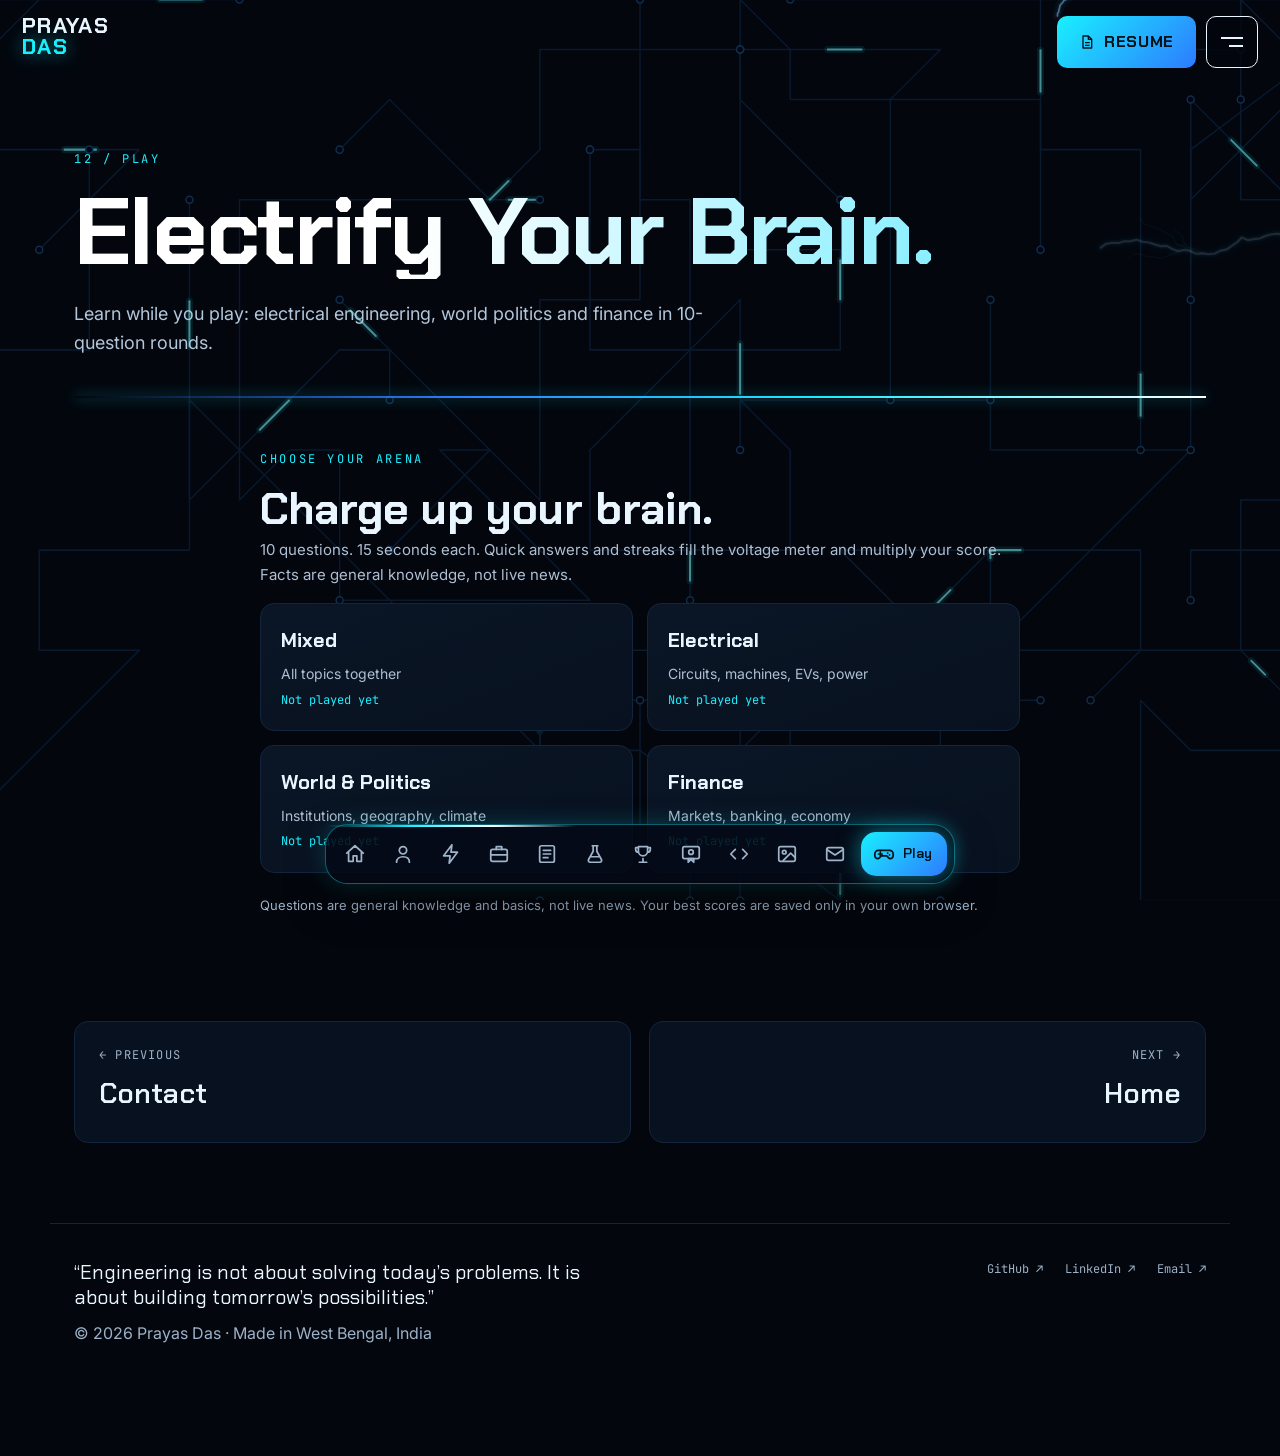
<file: game.html>
<!DOCTYPE html>
<html lang="en">
<head>
<meta charset="utf-8">
<meta name="viewport" content="width=device-width, initial-scale=1, viewport-fit=cover">
<title>Electrify Your Brain | Prayas Das</title>
<meta name="description" content="Electrify Your Brain: a quick quiz game on electrical engineering, world affairs and finance.">
<meta name="author" content="Prayas Das">
<meta property="og:title" content="Electrify Your Brain | Prayas Das">
<meta property="og:description" content="Electrify Your Brain: a quick quiz game on electrical engineering, world affairs and finance.">
<meta property="og:type" content="website">
<meta property="og:image" content="https://prayas.me/assets/og.jpg">
<meta property="og:url" content="https://prayas.me/game.html">
<meta name="twitter:card" content="summary_large_image">
<link rel="icon" type="image/png" href="assets/favicon.png">
<link rel="apple-touch-icon" href="assets/favicon.png">
<meta name="theme-color" content="#03060d">
<link rel="canonical" href="https://prayas.me/game.html">
<link rel="prev" href="contact.html">
<link rel="next" href="index.html">
<link rel="preconnect" href="https://fonts.googleapis.com">
<link rel="preconnect" href="https://fonts.gstatic.com" crossorigin>
<link href="https://fonts.googleapis.com/css2?family=Chakra+Petch:wght@500;600;700&family=Inter:wght@400;500;600&family=JetBrains+Mono:wght@400;500&display=swap" rel="stylesheet">
<link rel="stylesheet" href="assets/site.css">
<noscript><style>.reveal{opacity:1;transform:none}</style></noscript>
<script type="speculationrules">{"prerender":[{"where":{"href_matches":"/*.html"},"eagerness":"moderate"}]}</script>
</head>
<body class="inner" data-page="game">
<img class="circuit" src="assets/circuit.svg" alt="" aria-hidden="true">
<canvas id="fx" aria-hidden="true"></canvas>
<div class="prog" aria-hidden="true"><i></i></div>
<header class="top">
  <a class="brand" href="index.html" aria-label="Prayas Das, home"><span>Prayas</span><span>Das</span></a>
  <div class="top-r">
    <a class="resume" data-arc="ambient" href="assets/Prayas_Das_CV.pdf" target="_blank" rel="noopener"><svg viewBox="0 0 24 24" aria-hidden="true"><path d="M6 3h8l5 5v13H6zM14 3v5h5M9 13h7M9 17h7"/></svg>RESUME</a>
    <button class="menu-btn" id="menuBtn" aria-expanded="false" aria-controls="menu" aria-label="Menu"><i></i><i></i></button>
  </div>
</header>
<aside class="menu" id="menu" aria-hidden="true">
  <div class="menu-in">
    <p class="eyebrow">SELECT PAGE</p>
    <a class="menu-link" href="index.html"><span class="mn">01</span><span class="mt">Home</span><span class="ma">&rarr;</span></a>
<a class="menu-link" href="about.html"><span class="mn">02</span><span class="mt">About Me</span><span class="ma">&rarr;</span></a>
<a class="menu-link" href="skills.html"><span class="mn">03</span><span class="mt">Skills</span><span class="ma">&rarr;</span></a>
<a class="menu-link" href="game.html"><span class="mn">04</span><span class="mt">Experience</span><span class="ma">&rarr;</span></a>
<a class="menu-link" href="projects.html"><span class="mn">05</span><span class="mt">Projects</span><span class="ma">&rarr;</span></a>
<a class="menu-link" href="research.html"><span class="mn">06</span><span class="mt">Research</span><span class="ma">&rarr;</span></a>
<a class="menu-link" href="honors.html"><span class="mn">07</span><span class="mt">Honors & Certifications</span><span class="ma">&rarr;</span></a>
<a class="menu-link" href="certificates.html"><span class="mn">08</span><span class="mt">Certificates</span><span class="ma">&rarr;</span></a>
<a class="menu-link" href="services.html"><span class="mn">09</span><span class="mt">Services</span><span class="ma">&rarr;</span></a>
<a class="menu-link" href="gallery.html"><span class="mn">10</span><span class="mt">Gallery</span><span class="ma">&rarr;</span></a>
<a class="menu-link" href="contact.html"><span class="mn">11</span><span class="mt">Contact</span><span class="ma">&rarr;</span></a>
    <div class="menu-foot">
      <a href="https://github.com/prayasee" target="_blank" rel="noopener">GitHub &nearr;</a>
      <a href="https://www.linkedin.com/in/prayas-das" target="_blank" rel="noopener">LinkedIn &nearr;</a>
      <a href="mailto:prayas629@gmail.com">Email &nearr;</a>
    </div>
  </div>
</aside>
<nav class="dock" aria-label="Pages"><div class="dock-in"><a class="dk" href="index.html" data-tip="Home"><svg viewBox="0 0 24 24" aria-hidden="true"><path d="M3 11l9-8 9 8M5 10v10h5v-6h4v6h5V10"/></svg><em>Home</em></a><a class="dk" href="about.html" data-tip="About"><svg viewBox="0 0 24 24" aria-hidden="true"><circle cx="12" cy="8" r="4"/><path d="M5 21c0-4 3.1-6 7-6s7 2 7 6"/></svg><em>About</em></a><a class="dk" href="skills.html" data-tip="Skills"><svg viewBox="0 0 24 24" aria-hidden="true"><path d="M13 2L4 14h7l-1 8 9-12h-7z"/></svg><em>Skills</em></a><a class="dk" href="experience.html" data-tip="Experience"><svg viewBox="0 0 24 24" aria-hidden="true"><rect x="3" y="7" width="18" height="13" rx="2"/><path d="M9 7V4h6v3M3 13h18"/></svg><em>Experience</em></a><a class="dk" href="projects.html" data-tip="Projects"><svg viewBox="0 0 24 24" aria-hidden="true"><rect x="4" y="3" width="16" height="18" rx="2"/><path d="M8 8h8M8 12h8M8 16h5"/></svg><em>Projects</em></a><a class="dk" href="research.html" data-tip="Research"><svg viewBox="0 0 24 24" aria-hidden="true"><path d="M9 3h6M10 3v6l-5 9a2 2 0 001.8 3h10.4A2 2 0 0019 18l-5-9V3M8 15h8"/></svg><em>Research</em></a><a class="dk" href="honors.html" data-tip="Honors"><svg viewBox="0 0 24 24" aria-hidden="true"><path d="M8 21h8M12 17v4M7 4h10v5a5 5 0 01-10 0zM17 5h3v2a3 3 0 01-3 3M7 5H4v2a3 3 0 003 3"/></svg><em>Honors</em></a><a class="dk" href="certificates.html" data-tip="Certificates"><svg viewBox="0 0 24 24" aria-hidden="true"><rect x="3" y="4" width="18" height="13" rx="2"/><circle cx="12" cy="10" r="2.5"/><path d="M9 21l3-3 3 3v-4H9z"/></svg><em>Certificates</em></a><a class="dk" href="services.html" data-tip="Services"><svg viewBox="0 0 24 24" aria-hidden="true"><path d="M8 7l-5 5 5 5M16 7l5 5-5 5"/></svg><em>Services</em></a><a class="dk" href="gallery.html" data-tip="Gallery"><svg viewBox="0 0 24 24" aria-hidden="true"><rect x="3" y="4" width="18" height="16" rx="2"/><circle cx="9" cy="10" r="2"/><path d="M21 16l-5-5-8 8"/></svg><em>Gallery</em></a><a class="dk" href="contact.html" data-tip="Contact"><svg viewBox="0 0 24 24" aria-hidden="true"><rect x="3" y="5" width="18" height="14" rx="2"/><path d="M3 7l9 6 9-6"/></svg><em>Contact</em></a><a class="dk on" aria-current="page" href="game.html" data-tip="Play"><svg viewBox="0 0 24 24" aria-hidden="true"><path d="M6 8h12a4 4 0 014 4v2a3 3 0 01-5.2 2L15 14H9l-1.8 2A3 3 0 012 14v-2a4 4 0 014-4zM8 10v4M6 12h4M16 11h.01M18 13h.01"/></svg><em>Play</em></a></div></nav>
<main id="main">
<section class="pagehead"><p class="eyebrow reveal">12 / Play</p><h1 class="reveal">Electrify Your Brain.</h1><p class="sub reveal">Learn while you play: electrical engineering, world politics and finance in 10-question rounds.</p></section>
<section class="block"><div id="arena" class="arena" aria-live="polite"></div>
<p class="ar-note reveal">Questions are general knowledge and basics, not live news. Your best scores are saved only in your own browser.</p></section>
<nav class="pager reveal"><a href="contact.html"><small>&larr; Previous</small><span>Contact</span></a><a class="r" href="index.html"><small>Next &rarr;</small><span>Home</span></a></nav>
</main>
<footer class="foot">
  <div>
    <p class="quote">&ldquo;Engineering is not about solving today&rsquo;s problems. It is about building tomorrow&rsquo;s possibilities.&rdquo;</p>
    <p class="muted">&copy; 2026 Prayas Das &middot; Made in West Bengal, India</p>
  </div>
  <div class="foot-links">
    <a href="https://github.com/prayasee" target="_blank" rel="noopener">GitHub &nearr;</a>
    <a href="https://www.linkedin.com/in/prayas-das" target="_blank" rel="noopener">LinkedIn &nearr;</a>
    <a href="mailto:prayas629@gmail.com">Email &nearr;</a>
  </div>
</footer>
<script src="assets/fx.js"></script>
<script src="assets/app.js"></script>
<script src="assets/nav.js"></script>
<script src="assets/game.js" defer></script>
</body>
</html>
</file>
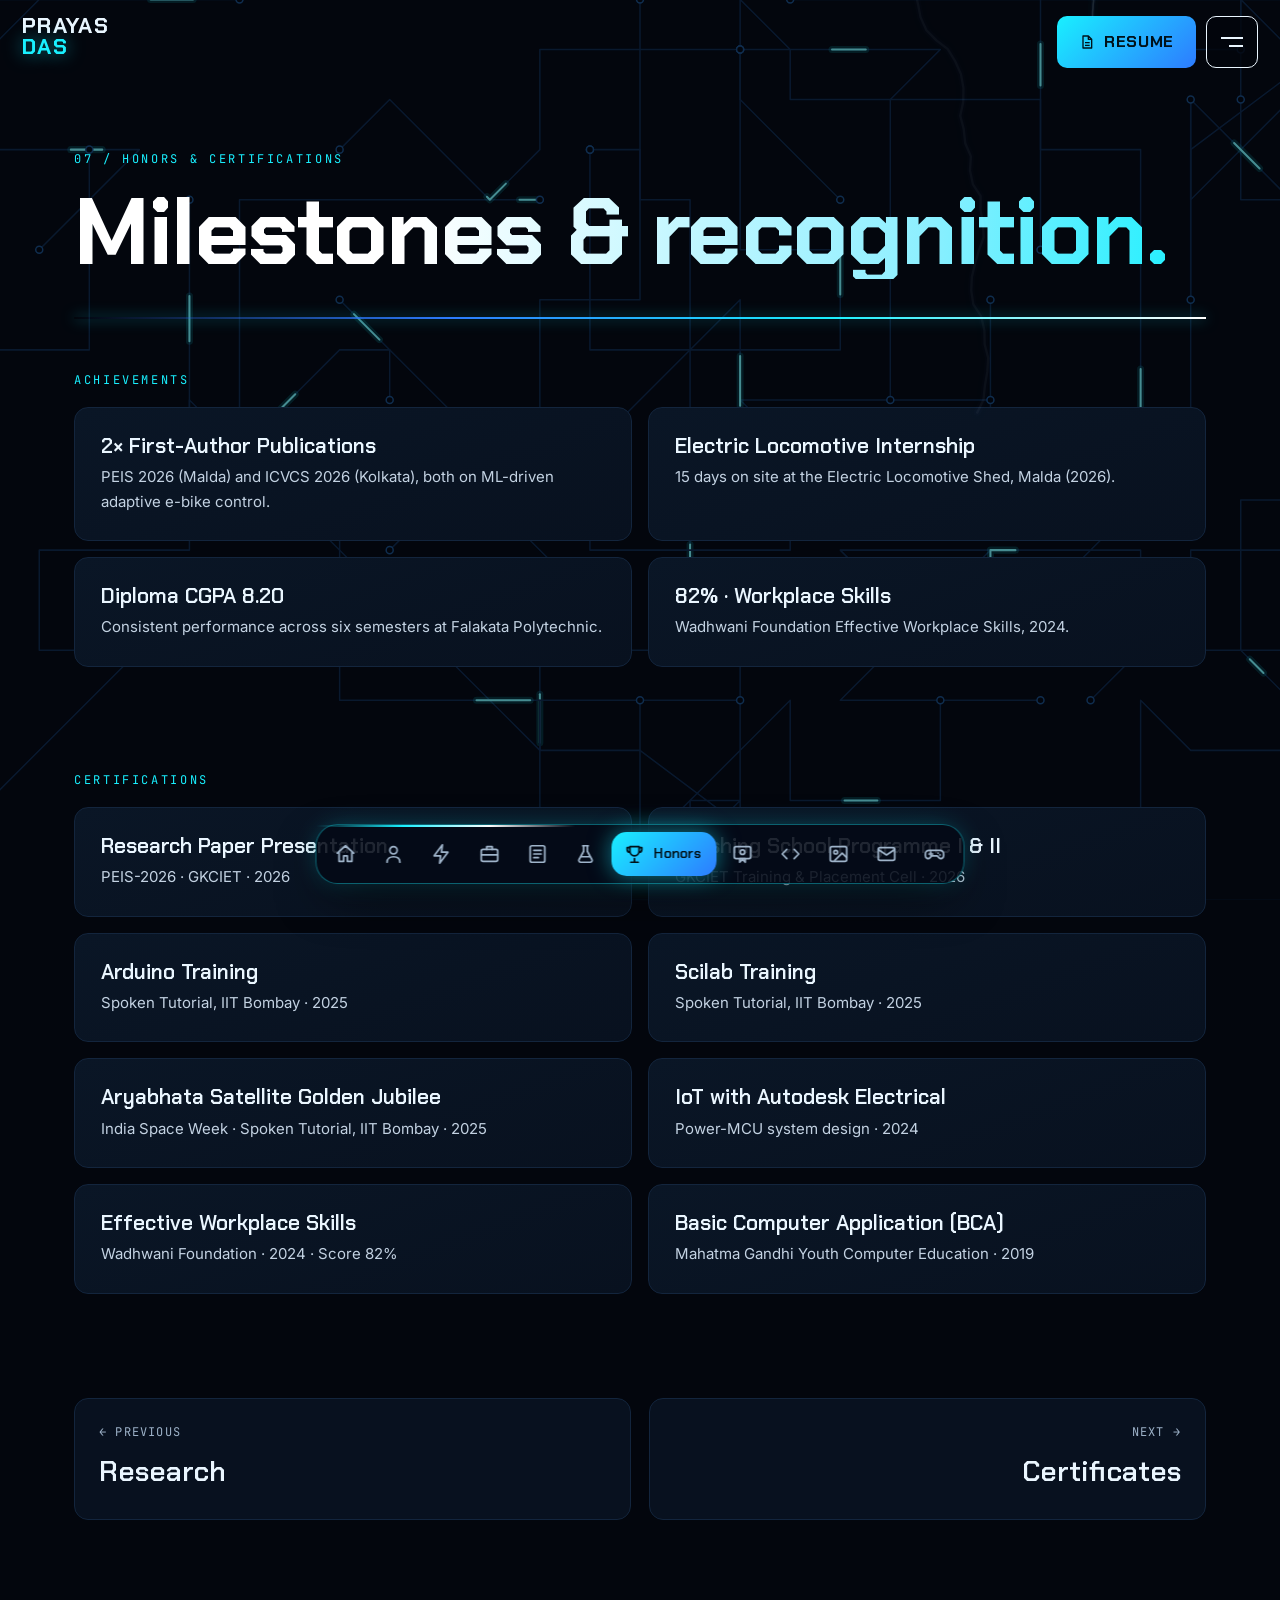
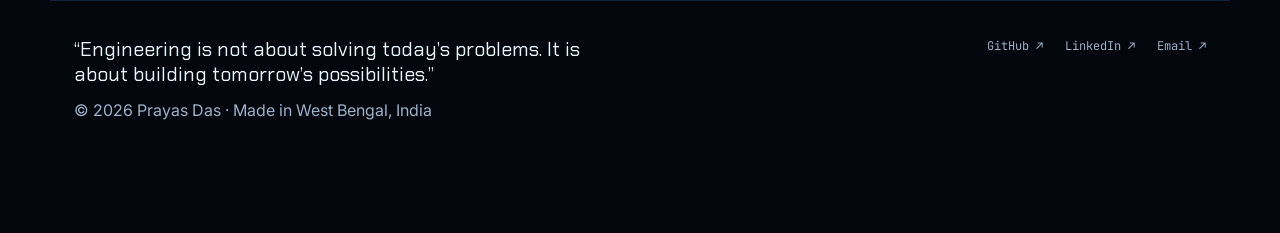
<file: honors.html>
<!DOCTYPE html>
<html lang="en">
<head>
<meta charset="utf-8">
<meta name="viewport" content="width=device-width, initial-scale=1, viewport-fit=cover">
<title>Honors &amp; Certifications | Prayas Das</title>
<meta name="description" content="Achievements and certifications of Prayas Das.">
<meta name="author" content="Prayas Das">
<meta property="og:title" content="Honors &amp; Certifications | Prayas Das">
<meta property="og:description" content="Achievements and certifications of Prayas Das.">
<meta property="og:type" content="website">
<meta property="og:image" content="https://prayas.me/assets/og.jpg">
<meta property="og:url" content="https://prayas.me/honors.html">
<meta name="twitter:card" content="summary_large_image">
<link rel="icon" type="image/png" href="assets/favicon.png">
<link rel="apple-touch-icon" href="assets/favicon.png">
<meta name="theme-color" content="#03060d">
<link rel="canonical" href="https://prayas.me/honors.html">
<link rel="prev" href="research.html">
<link rel="next" href="certificates.html">
<link rel="preconnect" href="https://fonts.googleapis.com">
<link rel="preconnect" href="https://fonts.gstatic.com" crossorigin>
<link href="https://fonts.googleapis.com/css2?family=Chakra+Petch:wght@500;600;700&family=Inter:wght@400;500;600&family=JetBrains+Mono:wght@400;500&display=swap" rel="stylesheet">
<link rel="stylesheet" href="assets/site.css">
<noscript><style>.reveal{opacity:1;transform:none}</style></noscript>
<script type="speculationrules">{"prerender":[{"where":{"href_matches":"/*.html"},"eagerness":"moderate"}]}</script>
</head>
<body class="inner" data-page="honors">
<img class="circuit" src="assets/circuit.svg" alt="" aria-hidden="true">
<canvas id="fx" aria-hidden="true"></canvas>
<div class="prog" aria-hidden="true"><i></i></div>
<header class="top">
  <a class="brand" href="index.html" aria-label="Prayas Das, home"><span>Prayas</span><span>Das</span></a>
  <div class="top-r">
    <a class="resume" data-arc="ambient" href="assets/Prayas_Das_CV.pdf" target="_blank" rel="noopener"><svg viewBox="0 0 24 24" aria-hidden="true"><path d="M6 3h8l5 5v13H6zM14 3v5h5M9 13h7M9 17h7"/></svg>RESUME</a>
    <button class="menu-btn" id="menuBtn" aria-expanded="false" aria-controls="menu" aria-label="Menu"><i></i><i></i></button>
  </div>
</header>
<aside class="menu" id="menu" aria-hidden="true">
  <div class="menu-in">
    <p class="eyebrow">SELECT PAGE</p>
    <a class="menu-link" href="index.html"><span class="mn">01</span><span class="mt">Home</span><span class="ma">&rarr;</span></a>
<a class="menu-link" href="about.html"><span class="mn">02</span><span class="mt">About Me</span><span class="ma">&rarr;</span></a>
<a class="menu-link" href="skills.html"><span class="mn">03</span><span class="mt">Skills</span><span class="ma">&rarr;</span></a>
<a class="menu-link" href="experience.html"><span class="mn">04</span><span class="mt">Experience</span><span class="ma">&rarr;</span></a>
<a class="menu-link" href="projects.html"><span class="mn">05</span><span class="mt">Projects</span><span class="ma">&rarr;</span></a>
<a class="menu-link" href="research.html"><span class="mn">06</span><span class="mt">Research</span><span class="ma">&rarr;</span></a>
<a class="menu-link" href="honors.html"><span class="mn">07</span><span class="mt">Honors & Certifications</span><span class="ma">&rarr;</span></a>
<a class="menu-link" href="certificates.html"><span class="mn">08</span><span class="mt">Certificates</span><span class="ma">&rarr;</span></a>
<a class="menu-link" href="services.html"><span class="mn">09</span><span class="mt">Services</span><span class="ma">&rarr;</span></a>
<a class="menu-link" href="gallery.html"><span class="mn">10</span><span class="mt">Gallery</span><span class="ma">&rarr;</span></a>
<a class="menu-link" href="contact.html"><span class="mn">11</span><span class="mt">Contact</span><span class="ma">&rarr;</span></a>
<a class="menu-link" href="game.html"><span class="mn">12</span><span class="mt">Play &middot; Electrify Your Brain</span><span class="ma">&rarr;</span></a>
    <div class="menu-foot">
      <a href="https://github.com/prayasee" target="_blank" rel="noopener">GitHub &nearr;</a>
      <a href="https://www.linkedin.com/in/prayas-das" target="_blank" rel="noopener">LinkedIn &nearr;</a>
      <a href="mailto:prayas629@gmail.com">Email &nearr;</a>
    </div>
  </div>
</aside>
<nav class="dock" aria-label="Pages"><div class="dock-in"><a class="dk" href="index.html" data-tip="Home"><svg viewBox="0 0 24 24" aria-hidden="true"><path d="M3 11l9-8 9 8M5 10v10h5v-6h4v6h5V10"/></svg><em>Home</em></a><a class="dk" href="about.html" data-tip="About"><svg viewBox="0 0 24 24" aria-hidden="true"><circle cx="12" cy="8" r="4"/><path d="M5 21c0-4 3.1-6 7-6s7 2 7 6"/></svg><em>About</em></a><a class="dk" href="skills.html" data-tip="Skills"><svg viewBox="0 0 24 24" aria-hidden="true"><path d="M13 2L4 14h7l-1 8 9-12h-7z"/></svg><em>Skills</em></a><a class="dk" href="experience.html" data-tip="Experience"><svg viewBox="0 0 24 24" aria-hidden="true"><rect x="3" y="7" width="18" height="13" rx="2"/><path d="M9 7V4h6v3M3 13h18"/></svg><em>Experience</em></a><a class="dk" href="projects.html" data-tip="Projects"><svg viewBox="0 0 24 24" aria-hidden="true"><rect x="4" y="3" width="16" height="18" rx="2"/><path d="M8 8h8M8 12h8M8 16h5"/></svg><em>Projects</em></a><a class="dk" href="research.html" data-tip="Research"><svg viewBox="0 0 24 24" aria-hidden="true"><path d="M9 3h6M10 3v6l-5 9a2 2 0 001.8 3h10.4A2 2 0 0019 18l-5-9V3M8 15h8"/></svg><em>Research</em></a><a class="dk on" aria-current="page" href="honors.html" data-tip="Honors"><svg viewBox="0 0 24 24" aria-hidden="true"><path d="M8 21h8M12 17v4M7 4h10v5a5 5 0 01-10 0zM17 5h3v2a3 3 0 01-3 3M7 5H4v2a3 3 0 003 3"/></svg><em>Honors</em></a><a class="dk" href="certificates.html" data-tip="Certificates"><svg viewBox="0 0 24 24" aria-hidden="true"><rect x="3" y="4" width="18" height="13" rx="2"/><circle cx="12" cy="10" r="2.5"/><path d="M9 21l3-3 3 3v-4H9z"/></svg><em>Certificates</em></a><a class="dk" href="services.html" data-tip="Services"><svg viewBox="0 0 24 24" aria-hidden="true"><path d="M8 7l-5 5 5 5M16 7l5 5-5 5"/></svg><em>Services</em></a><a class="dk" href="gallery.html" data-tip="Gallery"><svg viewBox="0 0 24 24" aria-hidden="true"><rect x="3" y="4" width="18" height="16" rx="2"/><circle cx="9" cy="10" r="2"/><path d="M21 16l-5-5-8 8"/></svg><em>Gallery</em></a><a class="dk" href="contact.html" data-tip="Contact"><svg viewBox="0 0 24 24" aria-hidden="true"><rect x="3" y="5" width="18" height="14" rx="2"/><path d="M3 7l9 6 9-6"/></svg><em>Contact</em></a><a class="dk" href="game.html" data-tip="Play"><svg viewBox="0 0 24 24" aria-hidden="true"><path d="M6 8h12a4 4 0 014 4v2a3 3 0 01-5.2 2L15 14H9l-1.8 2A3 3 0 012 14v-2a4 4 0 014-4zM8 10v4M6 12h4M16 11h.01M18 13h.01"/></svg><em>Play</em></a></div></nav>
<main id="main">
<section class="pagehead"><p class="eyebrow reveal">07 / Honors &amp; Certifications</p><h1 class="reveal">Milestones &amp; recognition.</h1></section>
<section class="block">
  <p class="eyebrow reveal">ACHIEVEMENTS</p>
  <div class="grid g2">
    <article class="card reveal" data-arc><h3>2&times; First-Author Publications</h3><p>PEIS 2026 (Malda) and ICVCS 2026 (Kolkata), both on ML-driven adaptive e-bike control.</p></article>
    <article class="card reveal" data-arc><h3>Electric Locomotive Internship</h3><p>15 days on site at the Electric Locomotive Shed, Malda (2026).</p></article>
    <article class="card reveal" data-arc><h3>Diploma CGPA 8.20</h3><p>Consistent performance across six semesters at Falakata Polytechnic.</p></article>
    <article class="card reveal" data-arc><h3>82% &middot; Workplace Skills</h3><p>Wadhwani Foundation Effective Workplace Skills, 2024.</p></article>
  </div>
</section>
<section class="block">
  <p class="eyebrow reveal">CERTIFICATIONS</p>
  <div class="grid g2"><article class="card reveal" data-arc><h3>Research Paper Presentation</h3><p>PEIS-2026 &middot; GKCIET &middot; 2026</p></article><article class="card reveal" data-arc><h3>Finishing School Programme I &amp; II</h3><p>GKCIET Training &amp; Placement Cell &middot; 2026</p></article><article class="card reveal" data-arc><h3>Arduino Training</h3><p>Spoken Tutorial, IIT Bombay &middot; 2025</p></article><article class="card reveal" data-arc><h3>Scilab Training</h3><p>Spoken Tutorial, IIT Bombay &middot; 2025</p></article><article class="card reveal" data-arc><h3>Aryabhata Satellite Golden Jubilee</h3><p>India Space Week &middot; Spoken Tutorial, IIT Bombay &middot; 2025</p></article><article class="card reveal" data-arc><h3>IoT with Autodesk Electrical</h3><p>Power-MCU system design &middot; 2024</p></article><article class="card reveal" data-arc><h3>Effective Workplace Skills</h3><p>Wadhwani Foundation &middot; 2024 &middot; Score 82%</p></article><article class="card reveal" data-arc><h3>Basic Computer Application (BCA)</h3><p>Mahatma Gandhi Youth Computer Education &middot; 2019</p></article></div>
</section>

<nav class="pager reveal"><a href="research.html"><small>&larr; Previous</small><span>Research</span></a><a class="r" href="certificates.html"><small>Next &rarr;</small><span>Certificates</span></a></nav>
</main>
<footer class="foot">
  <div>
    <p class="quote">&ldquo;Engineering is not about solving today&rsquo;s problems. It is about building tomorrow&rsquo;s possibilities.&rdquo;</p>
    <p class="muted">&copy; 2026 Prayas Das &middot; Made in West Bengal, India</p>
  </div>
  <div class="foot-links">
    <a href="https://github.com/prayasee" target="_blank" rel="noopener">GitHub &nearr;</a>
    <a href="https://www.linkedin.com/in/prayas-das" target="_blank" rel="noopener">LinkedIn &nearr;</a>
    <a href="mailto:prayas629@gmail.com">Email &nearr;</a>
  </div>
</footer>
<script src="assets/fx.js"></script>
<script src="assets/app.js"></script>
<script src="assets/nav.js"></script>
</body>
</html>
</file>
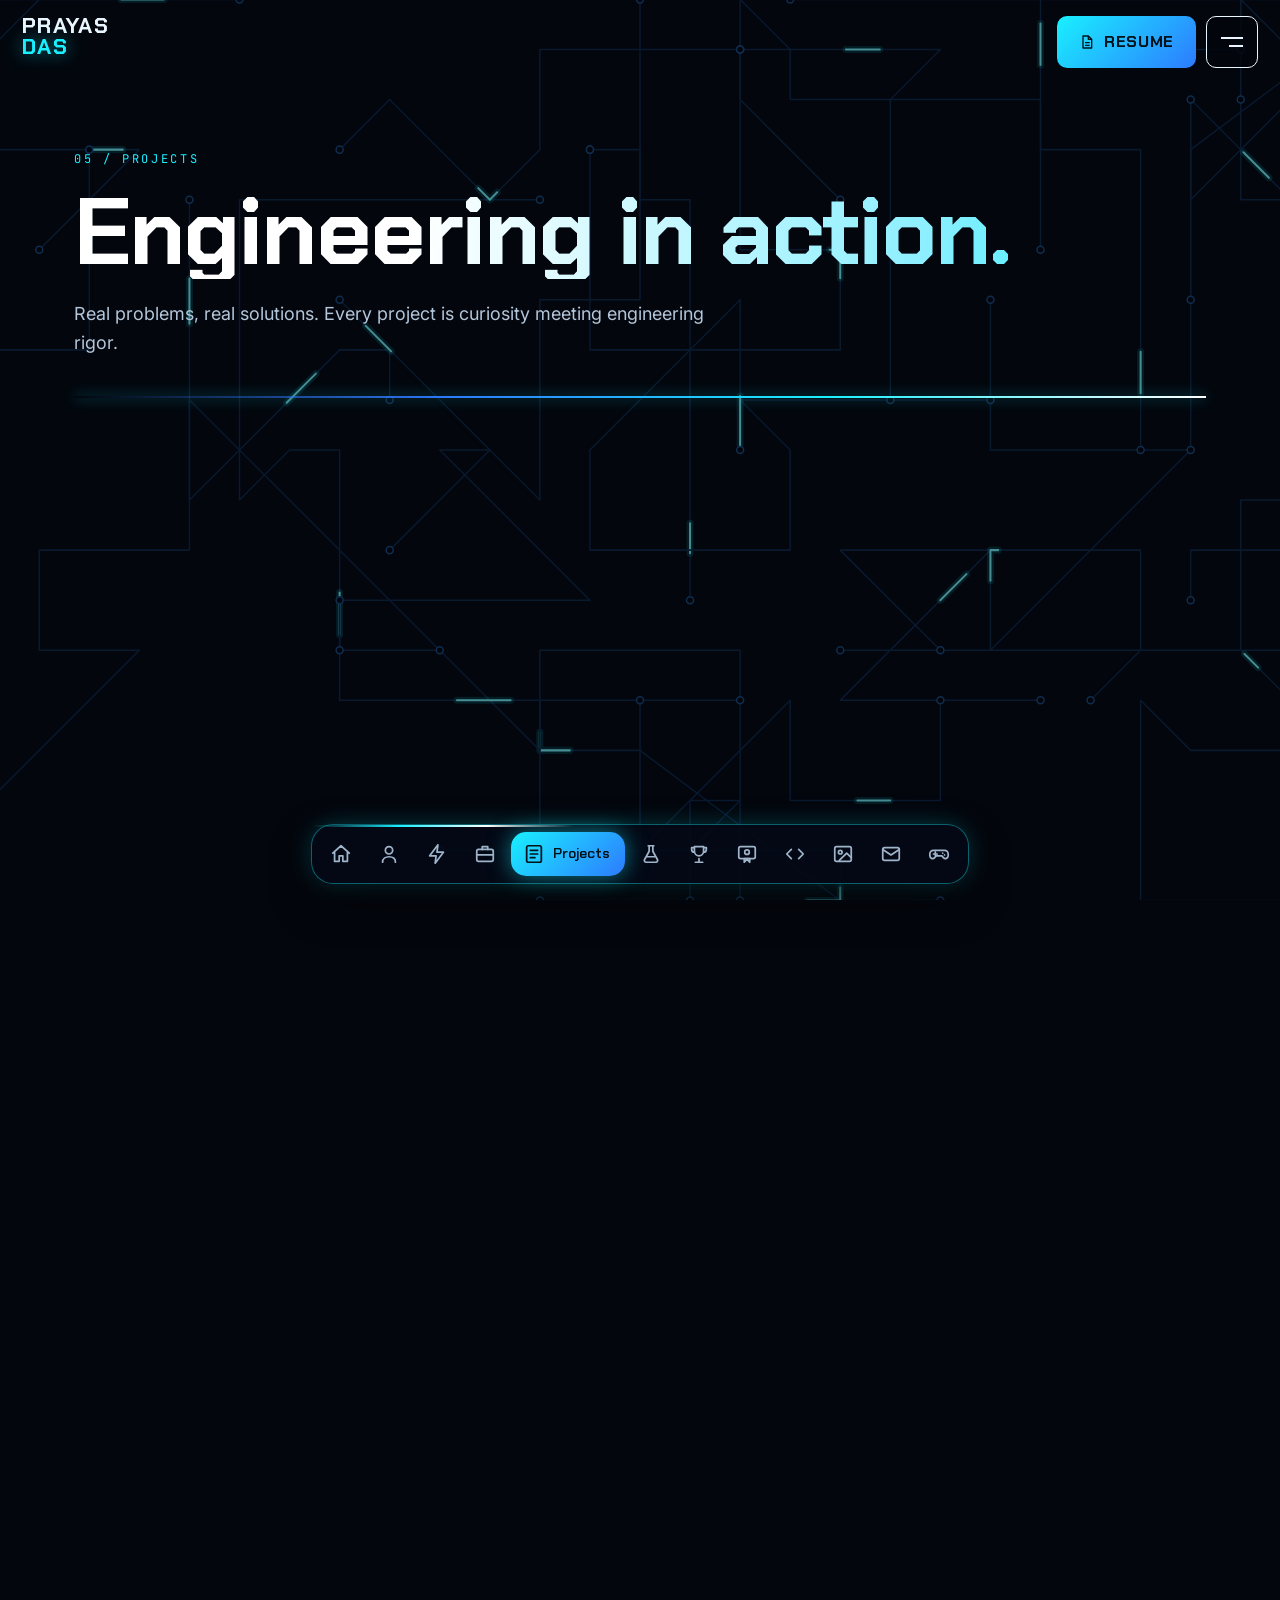
<file: projects.html>
<!DOCTYPE html>
<html lang="en">
<head>
<meta charset="utf-8">
<meta name="viewport" content="width=device-width, initial-scale=1, viewport-fit=cover">
<title>Projects | Prayas Das</title>
<meta name="description" content="Engineering projects by Prayas Das: IoT attendance, farm security, adaptive e-bike control and more.">
<meta name="author" content="Prayas Das">
<meta property="og:title" content="Projects | Prayas Das">
<meta property="og:description" content="Engineering projects by Prayas Das: IoT attendance, farm security, adaptive e-bike control and more.">
<meta property="og:type" content="website">
<meta property="og:image" content="https://prayas.me/assets/og.jpg">
<meta property="og:url" content="https://prayas.me/projects.html">
<meta name="twitter:card" content="summary_large_image">
<link rel="icon" type="image/png" href="assets/favicon.png">
<link rel="apple-touch-icon" href="assets/favicon.png">
<meta name="theme-color" content="#03060d">
<link rel="canonical" href="https://prayas.me/projects.html">
<link rel="prev" href="experience.html">
<link rel="next" href="research.html">
<link rel="preconnect" href="https://fonts.googleapis.com">
<link rel="preconnect" href="https://fonts.gstatic.com" crossorigin>
<link href="https://fonts.googleapis.com/css2?family=Chakra+Petch:wght@500;600;700&family=Inter:wght@400;500;600&family=JetBrains+Mono:wght@400;500&display=swap" rel="stylesheet">
<link rel="stylesheet" href="assets/site.css">
<noscript><style>.reveal{opacity:1;transform:none}</style></noscript>
<script type="speculationrules">{"prerender":[{"where":{"href_matches":"/*.html"},"eagerness":"moderate"}]}</script>
</head>
<body class="inner" data-page="projects">
<img class="circuit" src="assets/circuit.svg" alt="" aria-hidden="true">
<canvas id="fx" aria-hidden="true"></canvas>
<div class="prog" aria-hidden="true"><i></i></div>
<header class="top">
  <a class="brand" href="index.html" aria-label="Prayas Das, home"><span>Prayas</span><span>Das</span></a>
  <div class="top-r">
    <a class="resume" data-arc="ambient" href="assets/Prayas_Das_CV.pdf" target="_blank" rel="noopener"><svg viewBox="0 0 24 24" aria-hidden="true"><path d="M6 3h8l5 5v13H6zM14 3v5h5M9 13h7M9 17h7"/></svg>RESUME</a>
    <button class="menu-btn" id="menuBtn" aria-expanded="false" aria-controls="menu" aria-label="Menu"><i></i><i></i></button>
  </div>
</header>
<aside class="menu" id="menu" aria-hidden="true">
  <div class="menu-in">
    <p class="eyebrow">SELECT PAGE</p>
    <a class="menu-link" href="index.html"><span class="mn">01</span><span class="mt">Home</span><span class="ma">&rarr;</span></a>
<a class="menu-link" href="about.html"><span class="mn">02</span><span class="mt">About Me</span><span class="ma">&rarr;</span></a>
<a class="menu-link" href="skills.html"><span class="mn">03</span><span class="mt">Skills</span><span class="ma">&rarr;</span></a>
<a class="menu-link" href="experience.html"><span class="mn">04</span><span class="mt">Experience</span><span class="ma">&rarr;</span></a>
<a class="menu-link" href="projects.html"><span class="mn">05</span><span class="mt">Projects</span><span class="ma">&rarr;</span></a>
<a class="menu-link" href="research.html"><span class="mn">06</span><span class="mt">Research</span><span class="ma">&rarr;</span></a>
<a class="menu-link" href="honors.html"><span class="mn">07</span><span class="mt">Honors & Certifications</span><span class="ma">&rarr;</span></a>
<a class="menu-link" href="certificates.html"><span class="mn">08</span><span class="mt">Certificates</span><span class="ma">&rarr;</span></a>
<a class="menu-link" href="services.html"><span class="mn">09</span><span class="mt">Services</span><span class="ma">&rarr;</span></a>
<a class="menu-link" href="gallery.html"><span class="mn">10</span><span class="mt">Gallery</span><span class="ma">&rarr;</span></a>
<a class="menu-link" href="contact.html"><span class="mn">11</span><span class="mt">Contact</span><span class="ma">&rarr;</span></a>
<a class="menu-link" href="game.html"><span class="mn">12</span><span class="mt">Play &middot; Electrify Your Brain</span><span class="ma">&rarr;</span></a>
    <div class="menu-foot">
      <a href="https://github.com/prayasee" target="_blank" rel="noopener">GitHub &nearr;</a>
      <a href="https://www.linkedin.com/in/prayas-das" target="_blank" rel="noopener">LinkedIn &nearr;</a>
      <a href="mailto:prayas629@gmail.com">Email &nearr;</a>
    </div>
  </div>
</aside>
<nav class="dock" aria-label="Pages"><div class="dock-in"><a class="dk" href="index.html" data-tip="Home"><svg viewBox="0 0 24 24" aria-hidden="true"><path d="M3 11l9-8 9 8M5 10v10h5v-6h4v6h5V10"/></svg><em>Home</em></a><a class="dk" href="about.html" data-tip="About"><svg viewBox="0 0 24 24" aria-hidden="true"><circle cx="12" cy="8" r="4"/><path d="M5 21c0-4 3.1-6 7-6s7 2 7 6"/></svg><em>About</em></a><a class="dk" href="skills.html" data-tip="Skills"><svg viewBox="0 0 24 24" aria-hidden="true"><path d="M13 2L4 14h7l-1 8 9-12h-7z"/></svg><em>Skills</em></a><a class="dk" href="experience.html" data-tip="Experience"><svg viewBox="0 0 24 24" aria-hidden="true"><rect x="3" y="7" width="18" height="13" rx="2"/><path d="M9 7V4h6v3M3 13h18"/></svg><em>Experience</em></a><a class="dk on" aria-current="page" href="projects.html" data-tip="Projects"><svg viewBox="0 0 24 24" aria-hidden="true"><rect x="4" y="3" width="16" height="18" rx="2"/><path d="M8 8h8M8 12h8M8 16h5"/></svg><em>Projects</em></a><a class="dk" href="research.html" data-tip="Research"><svg viewBox="0 0 24 24" aria-hidden="true"><path d="M9 3h6M10 3v6l-5 9a2 2 0 001.8 3h10.4A2 2 0 0019 18l-5-9V3M8 15h8"/></svg><em>Research</em></a><a class="dk" href="honors.html" data-tip="Honors"><svg viewBox="0 0 24 24" aria-hidden="true"><path d="M8 21h8M12 17v4M7 4h10v5a5 5 0 01-10 0zM17 5h3v2a3 3 0 01-3 3M7 5H4v2a3 3 0 003 3"/></svg><em>Honors</em></a><a class="dk" href="certificates.html" data-tip="Certificates"><svg viewBox="0 0 24 24" aria-hidden="true"><rect x="3" y="4" width="18" height="13" rx="2"/><circle cx="12" cy="10" r="2.5"/><path d="M9 21l3-3 3 3v-4H9z"/></svg><em>Certificates</em></a><a class="dk" href="services.html" data-tip="Services"><svg viewBox="0 0 24 24" aria-hidden="true"><path d="M8 7l-5 5 5 5M16 7l5 5-5 5"/></svg><em>Services</em></a><a class="dk" href="gallery.html" data-tip="Gallery"><svg viewBox="0 0 24 24" aria-hidden="true"><rect x="3" y="4" width="18" height="16" rx="2"/><circle cx="9" cy="10" r="2"/><path d="M21 16l-5-5-8 8"/></svg><em>Gallery</em></a><a class="dk" href="contact.html" data-tip="Contact"><svg viewBox="0 0 24 24" aria-hidden="true"><rect x="3" y="5" width="18" height="14" rx="2"/><path d="M3 7l9 6 9-6"/></svg><em>Contact</em></a><a class="dk" href="game.html" data-tip="Play"><svg viewBox="0 0 24 24" aria-hidden="true"><path d="M6 8h12a4 4 0 014 4v2a3 3 0 01-5.2 2L15 14H9l-1.8 2A3 3 0 012 14v-2a4 4 0 014-4zM8 10v4M6 12h4M16 11h.01M18 13h.01"/></svg><em>Play</em></a></div></nav>
<main id="main">
<section class="pagehead"><p class="eyebrow reveal">05 / Projects</p><h1 class="reveal">Engineering in action.</h1><p class="sub reveal">Real problems, real solutions. Every project is curiosity meeting engineering rigor.</p></section><section class="block"><div class="projs"><article class="proj reveal feat">
  <div class="proj-n">01</div>
  <div class="proj-b">
    <small>Research &middot; In progress</small>
    <h3>Human-in-the-Loop E-Bike Adaptive Control</h3>
    <p><b>Problem.</b> Fixed motor assist ignores rider fatigue, terrain and physiological state.</p>
    <p><b>Outcome.</b> ML-driven adaptive torque control that personalizes pedal effort in real time; the basis of two published papers.</p>
    <div class="tags"><span>MATLAB</span><span>Machine Learning</span><span>Torque Sensors</span><span>ESP32</span></div>
    <a class="link" href="research.html">See research &nearr;</a>
  </div>
</article>
<article class="proj reveal">
  <div class="proj-n">02</div>
  <div class="proj-b">
    <small>Major &middot; 2024</small>
    <h3>IoT RFID Attendance System</h3>
    <p><b>Problem.</b> Paper attendance is slow, error-prone and has no live visibility.</p>
    <p><b>Outcome.</b> Automated RFID attendance logging that syncs live to Google Sheets, accessible from any device.</p>
    <div class="tags"><span>Arduino</span><span>RFID RC522</span><span>ESP8266</span><span>Google Sheets API</span></div>
    <a class="link" href="https://github.com/prayasee" target="_blank" rel="noopener">GitHub &nearr;</a>
  </div>
</article>
<article class="proj reveal">
  <div class="proj-n">03</div>
  <div class="proj-b">
    <small>Major &middot; 2024</small>
    <h3>Smart Security System for Farm Protection</h3>
    <p><b>Problem.</b> Farmers lose crops to animals and fire with no affordable automated protection.</p>
    <p><b>Outcome.</b> A low-cost embedded system that detects intrusion and fire and triggers alerts around the clock.</p>
    <div class="tags"><span>PIR Sensor</span><span>Arduino UNO</span><span>Fire Sensor</span><span>Buzzer</span></div>
    <a class="link" href="https://github.com/prayasee" target="_blank" rel="noopener">GitHub &nearr;</a>
  </div>
</article>
<article class="proj reveal">
  <div class="proj-n">04</div>
  <div class="proj-b">
    <small>Minor &middot; 2023</small>
    <h3>Monostable Multivibrator using IC 555</h3>
    <p><b>Problem.</b> Precise, adjustable pulse timing is fundamental to embedded hardware.</p>
    <p><b>Outcome.</b> A precision monostable circuit with controllable pulse width, verified on an oscilloscope.</p>
    <div class="tags"><span>IC 555</span><span>RC Circuit</span><span>Oscilloscope</span><span>PCB</span></div>
    <a class="link" href="https://github.com/prayasee" target="_blank" rel="noopener">GitHub &nearr;</a>
  </div>
</article>
<article class="proj reveal">
  <div class="proj-n">05</div>
  <div class="proj-b">
    <small>In progress</small>
    <h3>Stepper Motor Controller</h3>
    <p><b>Problem.</b> Precise, repeatable positioning needs reliable open-loop control of a stepper motor.</p>
    <p><b>Outcome.</b> Embedded C controller that drives a stepper motor with proximity-sensor input for controlled, repeatable motion.</p>
    <div class="tags"><span>Stepper Motor</span><span>Proximity Sensor</span><span>Embedded C</span></div>
    <a class="link" href="https://github.com/prayasee" target="_blank" rel="noopener">GitHub &nearr;</a>
  </div>
</article></div></section><section class="block"><p class="eyebrow reveal">OTHER WORK</p><div class="grid g2"><article class="card reveal" data-arc><h3>Website development &middot; Supriya&rsquo;s Villa PG &amp; Hostel</h3><p>Beyond electrical and embedded projects, I also build websites. In 2025 I designed and deployed a mobile-responsive business site for a girls&rsquo; PG &amp; hostel, with room listings, gallery, directions, an enquiry form and WhatsApp/Call buttons. It shows I can take on this type of work too.</p><a class="link" href="https://supriya-s-villa.netlify.app/" target="_blank" rel="noopener">Visit Supriya&rsquo;s Villa PG website &nearr;</a></article></div></section>
<nav class="pager reveal"><a href="experience.html"><small>&larr; Previous</small><span>Experience</span></a><a class="r" href="research.html"><small>Next &rarr;</small><span>Research</span></a></nav>
</main>
<footer class="foot">
  <div>
    <p class="quote">&ldquo;Engineering is not about solving today&rsquo;s problems. It is about building tomorrow&rsquo;s possibilities.&rdquo;</p>
    <p class="muted">&copy; 2026 Prayas Das &middot; Made in West Bengal, India</p>
  </div>
  <div class="foot-links">
    <a href="https://github.com/prayasee" target="_blank" rel="noopener">GitHub &nearr;</a>
    <a href="https://www.linkedin.com/in/prayas-das" target="_blank" rel="noopener">LinkedIn &nearr;</a>
    <a href="mailto:prayas629@gmail.com">Email &nearr;</a>
  </div>
</footer>
<script src="assets/fx.js"></script>
<script src="assets/app.js"></script>
<script src="assets/nav.js"></script>
</body>
</html>
</file>
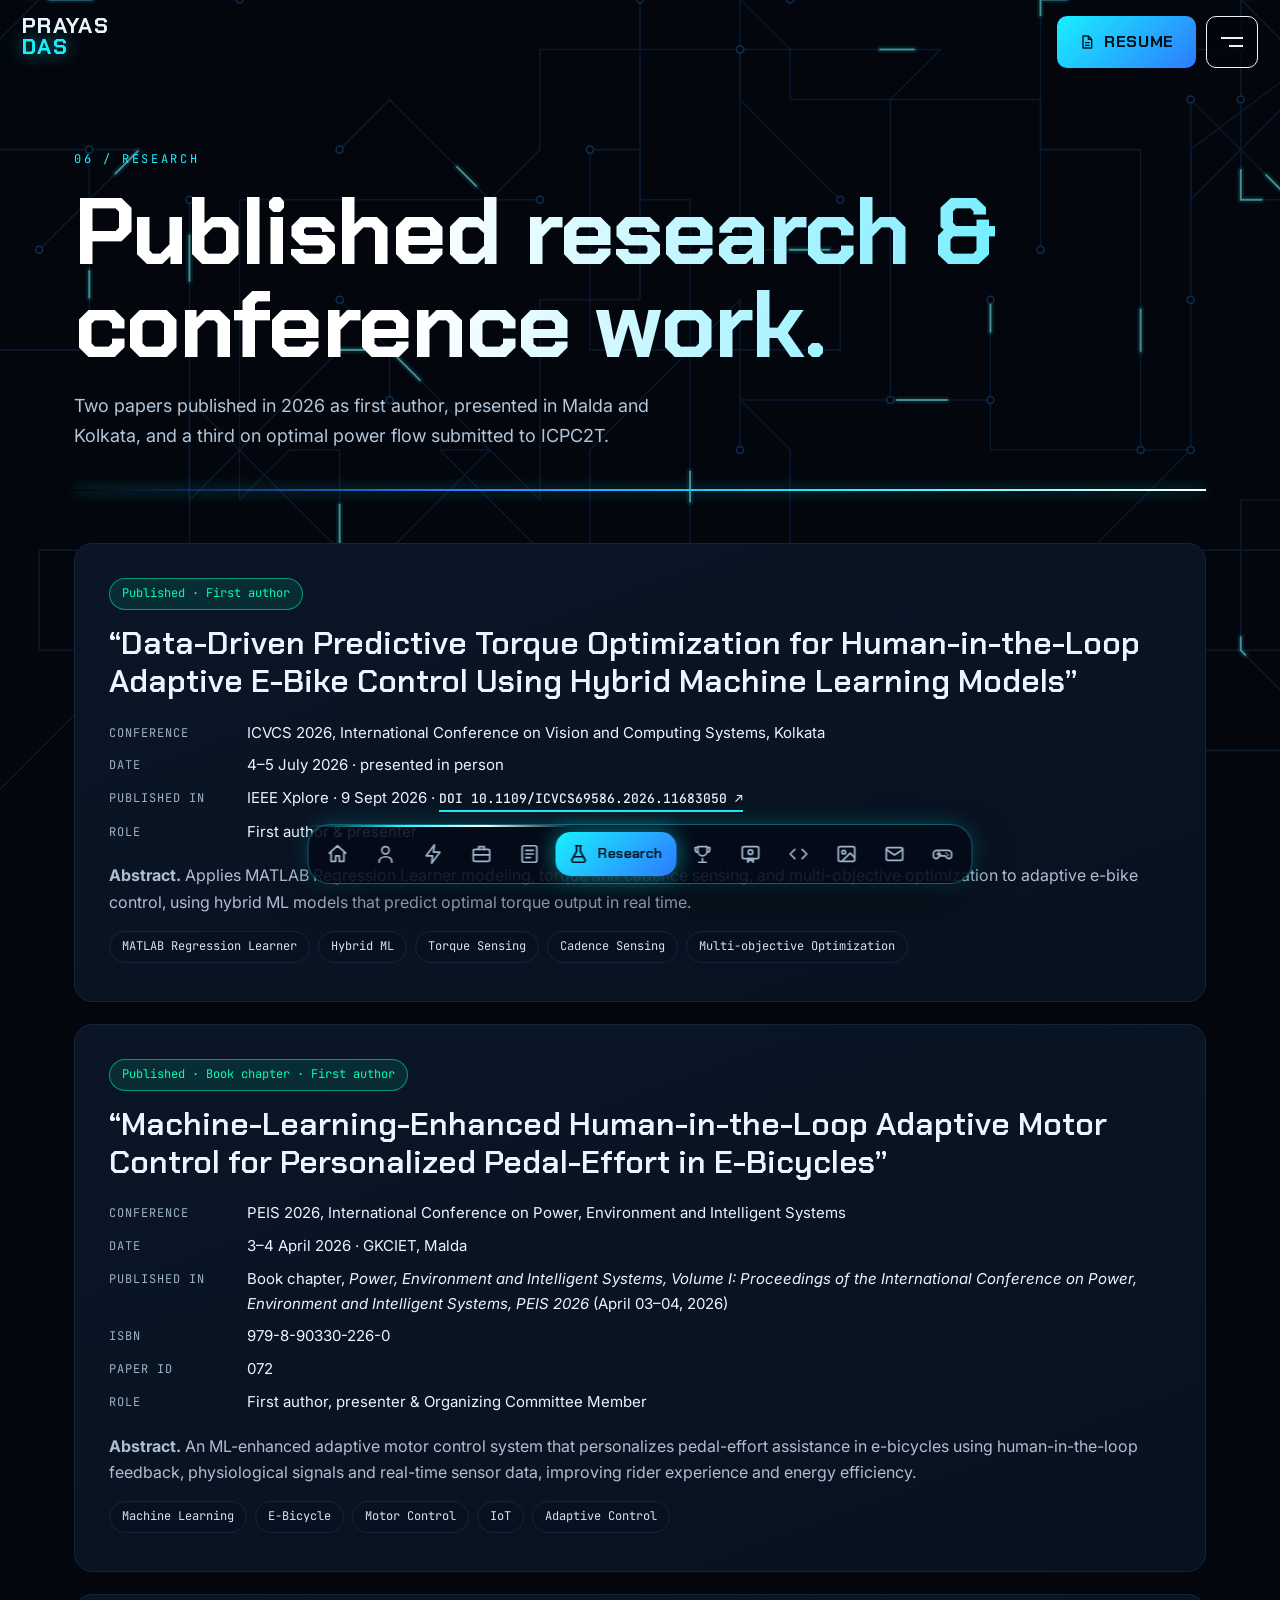
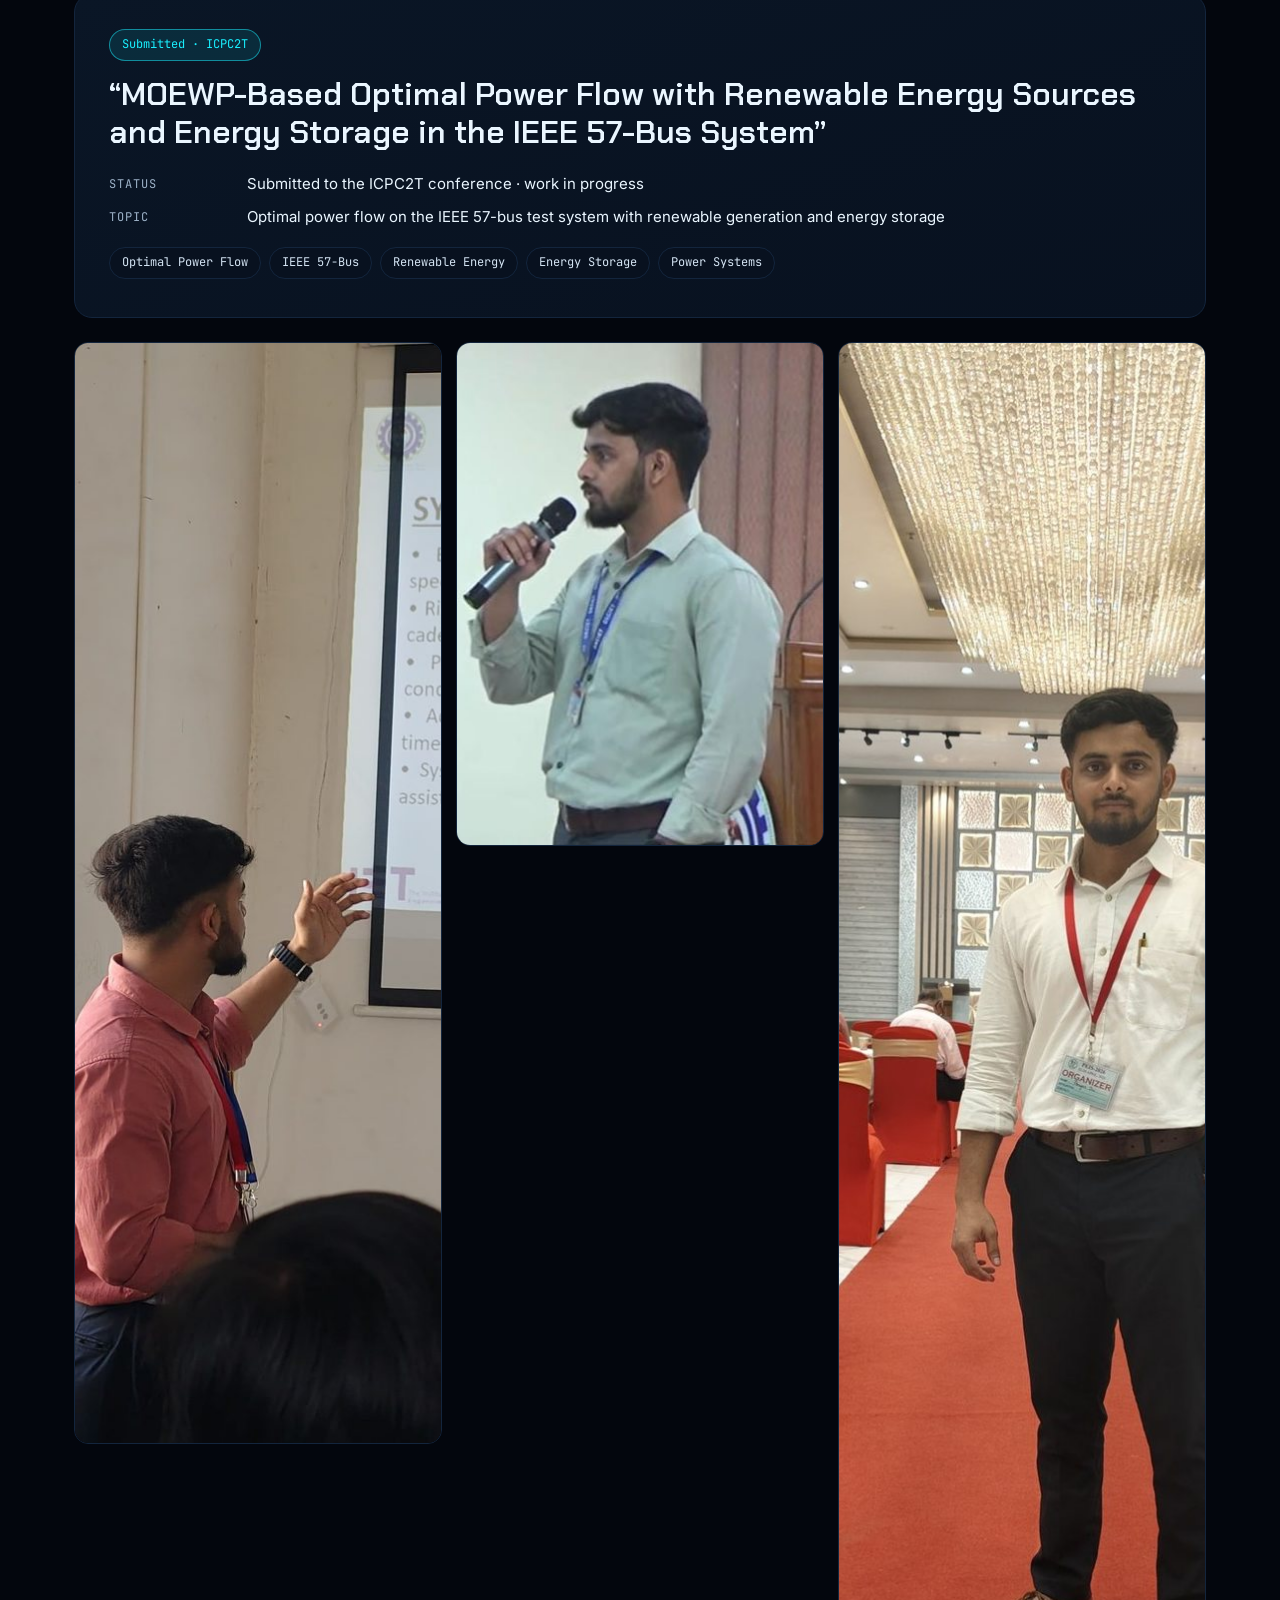
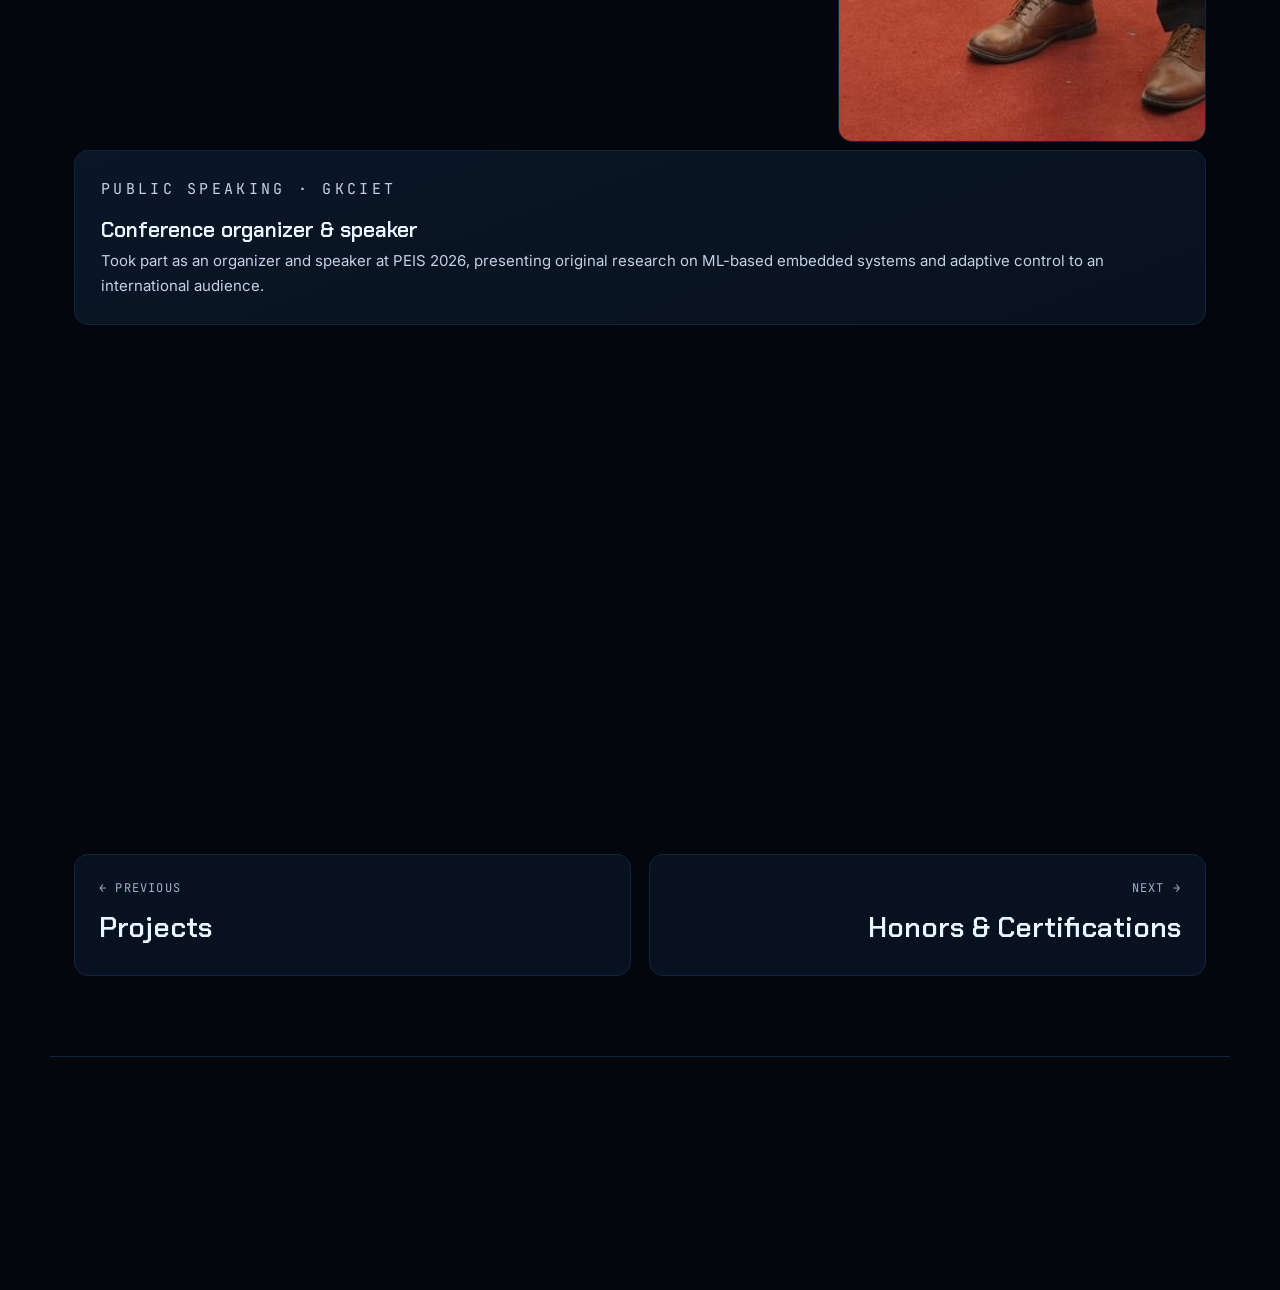
<file: research.html>
<!DOCTYPE html>
<html lang="en">
<head>
<meta charset="utf-8">
<meta name="viewport" content="width=device-width, initial-scale=1, viewport-fit=cover">
<title>Research | Prayas Das</title>
<meta name="description" content="Two first-author conference papers on ML-driven adaptive e-bike control, PEIS 2026 and ICVCS 2026.">
<meta name="author" content="Prayas Das">
<meta property="og:title" content="Research | Prayas Das">
<meta property="og:description" content="Two first-author conference papers on ML-driven adaptive e-bike control, PEIS 2026 and ICVCS 2026.">
<meta property="og:type" content="website">
<meta property="og:image" content="https://prayas.me/assets/og.jpg">
<meta property="og:url" content="https://prayas.me/research.html">
<meta name="twitter:card" content="summary_large_image">
<link rel="icon" type="image/png" href="assets/favicon.png">
<link rel="apple-touch-icon" href="assets/favicon.png">
<meta name="theme-color" content="#03060d">
<link rel="canonical" href="https://prayas.me/research.html">
<link rel="prev" href="projects.html">
<link rel="next" href="honors.html">
<link rel="preconnect" href="https://fonts.googleapis.com">
<link rel="preconnect" href="https://fonts.gstatic.com" crossorigin>
<link href="https://fonts.googleapis.com/css2?family=Chakra+Petch:wght@500;600;700&family=Inter:wght@400;500;600&family=JetBrains+Mono:wght@400;500&display=swap" rel="stylesheet">
<link rel="stylesheet" href="assets/site.css">
<noscript><style>.reveal{opacity:1;transform:none}</style></noscript>
<script type="speculationrules">{"prerender":[{"where":{"href_matches":"/*.html"},"eagerness":"moderate"}]}</script>
</head>
<body class="inner" data-page="research">
<img class="circuit" src="assets/circuit.svg" alt="" aria-hidden="true">
<canvas id="fx" aria-hidden="true"></canvas>
<div class="prog" aria-hidden="true"><i></i></div>
<header class="top">
  <a class="brand" href="index.html" aria-label="Prayas Das, home"><span>Prayas</span><span>Das</span></a>
  <div class="top-r">
    <a class="resume" data-arc="ambient" href="assets/Prayas_Das_CV.pdf" target="_blank" rel="noopener"><svg viewBox="0 0 24 24" aria-hidden="true"><path d="M6 3h8l5 5v13H6zM14 3v5h5M9 13h7M9 17h7"/></svg>RESUME</a>
    <button class="menu-btn" id="menuBtn" aria-expanded="false" aria-controls="menu" aria-label="Menu"><i></i><i></i></button>
  </div>
</header>
<aside class="menu" id="menu" aria-hidden="true">
  <div class="menu-in">
    <p class="eyebrow">SELECT PAGE</p>
    <a class="menu-link" href="index.html"><span class="mn">01</span><span class="mt">Home</span><span class="ma">&rarr;</span></a>
<a class="menu-link" href="about.html"><span class="mn">02</span><span class="mt">About Me</span><span class="ma">&rarr;</span></a>
<a class="menu-link" href="skills.html"><span class="mn">03</span><span class="mt">Skills</span><span class="ma">&rarr;</span></a>
<a class="menu-link" href="experience.html"><span class="mn">04</span><span class="mt">Experience</span><span class="ma">&rarr;</span></a>
<a class="menu-link" href="projects.html"><span class="mn">05</span><span class="mt">Projects</span><span class="ma">&rarr;</span></a>
<a class="menu-link" href="research.html"><span class="mn">06</span><span class="mt">Research</span><span class="ma">&rarr;</span></a>
<a class="menu-link" href="honors.html"><span class="mn">07</span><span class="mt">Honors & Certifications</span><span class="ma">&rarr;</span></a>
<a class="menu-link" href="certificates.html"><span class="mn">08</span><span class="mt">Certificates</span><span class="ma">&rarr;</span></a>
<a class="menu-link" href="services.html"><span class="mn">09</span><span class="mt">Services</span><span class="ma">&rarr;</span></a>
<a class="menu-link" href="gallery.html"><span class="mn">10</span><span class="mt">Gallery</span><span class="ma">&rarr;</span></a>
<a class="menu-link" href="contact.html"><span class="mn">11</span><span class="mt">Contact</span><span class="ma">&rarr;</span></a>
<a class="menu-link" href="game.html"><span class="mn">12</span><span class="mt">Play &middot; Electrify Your Brain</span><span class="ma">&rarr;</span></a>
    <div class="menu-foot">
      <a href="https://github.com/prayasee" target="_blank" rel="noopener">GitHub &nearr;</a>
      <a href="https://www.linkedin.com/in/prayas-das" target="_blank" rel="noopener">LinkedIn &nearr;</a>
      <a href="mailto:prayas629@gmail.com">Email &nearr;</a>
    </div>
  </div>
</aside>
<nav class="dock" aria-label="Pages"><div class="dock-in"><a class="dk" href="index.html" data-tip="Home"><svg viewBox="0 0 24 24" aria-hidden="true"><path d="M3 11l9-8 9 8M5 10v10h5v-6h4v6h5V10"/></svg><em>Home</em></a><a class="dk" href="about.html" data-tip="About"><svg viewBox="0 0 24 24" aria-hidden="true"><circle cx="12" cy="8" r="4"/><path d="M5 21c0-4 3.1-6 7-6s7 2 7 6"/></svg><em>About</em></a><a class="dk" href="skills.html" data-tip="Skills"><svg viewBox="0 0 24 24" aria-hidden="true"><path d="M13 2L4 14h7l-1 8 9-12h-7z"/></svg><em>Skills</em></a><a class="dk" href="experience.html" data-tip="Experience"><svg viewBox="0 0 24 24" aria-hidden="true"><rect x="3" y="7" width="18" height="13" rx="2"/><path d="M9 7V4h6v3M3 13h18"/></svg><em>Experience</em></a><a class="dk" href="projects.html" data-tip="Projects"><svg viewBox="0 0 24 24" aria-hidden="true"><rect x="4" y="3" width="16" height="18" rx="2"/><path d="M8 8h8M8 12h8M8 16h5"/></svg><em>Projects</em></a><a class="dk on" aria-current="page" href="research.html" data-tip="Research"><svg viewBox="0 0 24 24" aria-hidden="true"><path d="M9 3h6M10 3v6l-5 9a2 2 0 001.8 3h10.4A2 2 0 0019 18l-5-9V3M8 15h8"/></svg><em>Research</em></a><a class="dk" href="honors.html" data-tip="Honors"><svg viewBox="0 0 24 24" aria-hidden="true"><path d="M8 21h8M12 17v4M7 4h10v5a5 5 0 01-10 0zM17 5h3v2a3 3 0 01-3 3M7 5H4v2a3 3 0 003 3"/></svg><em>Honors</em></a><a class="dk" href="certificates.html" data-tip="Certificates"><svg viewBox="0 0 24 24" aria-hidden="true"><rect x="3" y="4" width="18" height="13" rx="2"/><circle cx="12" cy="10" r="2.5"/><path d="M9 21l3-3 3 3v-4H9z"/></svg><em>Certificates</em></a><a class="dk" href="services.html" data-tip="Services"><svg viewBox="0 0 24 24" aria-hidden="true"><path d="M8 7l-5 5 5 5M16 7l5 5-5 5"/></svg><em>Services</em></a><a class="dk" href="gallery.html" data-tip="Gallery"><svg viewBox="0 0 24 24" aria-hidden="true"><rect x="3" y="4" width="18" height="16" rx="2"/><circle cx="9" cy="10" r="2"/><path d="M21 16l-5-5-8 8"/></svg><em>Gallery</em></a><a class="dk" href="contact.html" data-tip="Contact"><svg viewBox="0 0 24 24" aria-hidden="true"><rect x="3" y="5" width="18" height="14" rx="2"/><path d="M3 7l9 6 9-6"/></svg><em>Contact</em></a><a class="dk" href="game.html" data-tip="Play"><svg viewBox="0 0 24 24" aria-hidden="true"><path d="M6 8h12a4 4 0 014 4v2a3 3 0 01-5.2 2L15 14H9l-1.8 2A3 3 0 012 14v-2a4 4 0 014-4zM8 10v4M6 12h4M16 11h.01M18 13h.01"/></svg><em>Play</em></a></div></nav>
<main id="main">
<section class="pagehead"><p class="eyebrow reveal">06 / Research</p><h1 class="reveal">Published research &amp; conference work.</h1><p class="sub reveal">Two papers published in 2026 as first author, presented in Malda and Kolkata, and a third on optimal power flow submitted to ICPC2T.</p></section>
<section class="block">
  <article class="paper reveal" data-arc>
    <span class="chip ok">Published &middot; First author</span>
    <h2>&ldquo;Data-Driven Predictive Torque Optimization for Human-in-the-Loop Adaptive E-Bike Control Using Hybrid Machine Learning Models&rdquo;</h2>
    <dl><dt>Conference</dt><dd>ICVCS 2026, International Conference on Vision and Computing Systems, Kolkata</dd><dt>Date</dt><dd>4&ndash;5 July 2026 &middot; presented in person</dd><dt>Published in</dt><dd>IEEE Xplore &middot; 9 Sept 2026 &middot; <a class="link" style="margin:0" href="https://doi.org/10.1109/ICVCS69586.2026.11683050" target="_blank" rel="noopener">DOI 10.1109/ICVCS69586.2026.11683050 &nearr;</a></dd><dt>Role</dt><dd>First author &amp; presenter</dd></dl>
    <p><b>Abstract.</b> Applies MATLAB Regression Learner modeling, torque and cadence sensing, and multi-objective optimization to adaptive e-bike control, using hybrid ML models that predict optimal torque output in real time.</p>
    <div class="tags"><span>MATLAB Regression Learner</span><span>Hybrid ML</span><span>Torque Sensing</span><span>Cadence Sensing</span><span>Multi-objective Optimization</span></div>
  </article>
  <article class="paper reveal" data-arc>
    <span class="chip ok">Published &middot; Book chapter &middot; First author</span>
    <h2>&ldquo;Machine-Learning-Enhanced Human-in-the-Loop Adaptive Motor Control for Personalized Pedal-Effort in E-Bicycles&rdquo;</h2>
    <dl><dt>Conference</dt><dd>PEIS 2026, International Conference on Power, Environment and Intelligent Systems</dd><dt>Date</dt><dd>3&ndash;4 April 2026 &middot; GKCIET, Malda</dd><dt>Published in</dt><dd>Book chapter, <i>Power, Environment and Intelligent Systems, Volume I: Proceedings of the International Conference on Power, Environment and Intelligent Systems, PEIS 2026</i> (April 03&ndash;04, 2026)</dd><dt>ISBN</dt><dd>979-8-90330-226-0</dd><dt>Paper ID</dt><dd>072</dd><dt>Role</dt><dd>First author, presenter &amp; Organizing Committee Member</dd></dl>
    <p><b>Abstract.</b> An ML-enhanced adaptive motor control system that personalizes pedal-effort assistance in e-bicycles using human-in-the-loop feedback, physiological signals and real-time sensor data, improving rider experience and energy efficiency.</p>
    <div class="tags"><span>Machine Learning</span><span>E-Bicycle</span><span>Motor Control</span><span>IoT</span><span>Adaptive Control</span></div>
  </article>
  <article class="paper reveal" data-arc>
    <span class="chip" style="margin:0 0 14px">Submitted &middot; ICPC2T</span>
    <h2>&ldquo;MOEWP-Based Optimal Power Flow with Renewable Energy Sources and Energy Storage in the IEEE 57-Bus System&rdquo;</h2>
    <dl><dt>Status</dt><dd>Submitted to the ICPC2T conference &middot; work in progress</dd><dt>Topic</dt><dd>Optimal power flow on the IEEE 57-bus test system with renewable generation and energy storage</dd></dl>
    <div class="tags"><span>Optimal Power Flow</span><span>IEEE 57-Bus</span><span>Renewable Energy</span><span>Energy Storage</span><span>Power Systems</span></div>
  </article>
  <div class="three reveal"><img class="" src="assets/profile-4.jpg" alt="Prayas Das presenting at PEIS 2026" loading="lazy" decoding="async" width="800" height="1102"><img class="" src="assets/profile-5.jpg" alt="Prayas Das speaking at GKCIET" loading="lazy" decoding="async" width="800" height="504"><img class="" src="assets/profile-7.jpg" alt="Prayas Das as organizer at PEIS 2026" loading="lazy" decoding="async" width="790" height="1400"></div>
  <article class="card reveal" data-arc><p class="eyebrow">PUBLIC SPEAKING &middot; GKCIET</p><h3>Conference organizer &amp; speaker</h3><p>Took part as an organizer and speaker at PEIS 2026, presenting original research on ML-based embedded systems and adaptive control to an international audience.</p></article>
</section>
<section class="block">
  <p class="eyebrow reveal">FUTURE RESEARCH FRONTIERS</p>
  <div class="grid g3">
    <article class="card reveal" data-arc><h3>Smart Grids &amp; Energy Systems</h3><p>Intelligent grid infrastructure, demand response and next-gen distribution.</p></article>
    <article class="card reveal" data-arc><h3>Renewable Integration</h3><p>Solar, wind and hybrid systems and their integration into existing grids.</p></article>
    <article class="card reveal" data-arc><h3>VLSI &amp; Microelectronics</h3><p>Digital circuit design at micro and nano scale; groundwork for ASICs.</p></article>
    <article class="card reveal" data-arc><h3>Electric &amp; Hybrid Vehicles</h3><p>Motor control, battery management and adaptive power delivery.</p></article>
    <article class="card reveal" data-arc><h3>ML in Electrical Engineering</h3><p>Fault detection, load forecasting and predictive maintenance.</p></article>
    <article class="card reveal" data-arc><h3>Industrial Automation &amp; IoT</h3><p>PLC, SCADA and connected sensors for smart infrastructure.</p></article>
  </div>
</section>

<nav class="pager reveal"><a href="projects.html"><small>&larr; Previous</small><span>Projects</span></a><a class="r" href="honors.html"><small>Next &rarr;</small><span>Honors & Certifications</span></a></nav>
</main>
<footer class="foot">
  <div>
    <p class="quote">&ldquo;Engineering is not about solving today&rsquo;s problems. It is about building tomorrow&rsquo;s possibilities.&rdquo;</p>
    <p class="muted">&copy; 2026 Prayas Das &middot; Made in West Bengal, India</p>
  </div>
  <div class="foot-links">
    <a href="https://github.com/prayasee" target="_blank" rel="noopener">GitHub &nearr;</a>
    <a href="https://www.linkedin.com/in/prayas-das" target="_blank" rel="noopener">LinkedIn &nearr;</a>
    <a href="mailto:prayas629@gmail.com">Email &nearr;</a>
  </div>
</footer>
<script src="assets/fx.js"></script>
<script src="assets/app.js"></script>
<script src="assets/nav.js"></script>
</body>
</html>
</file>
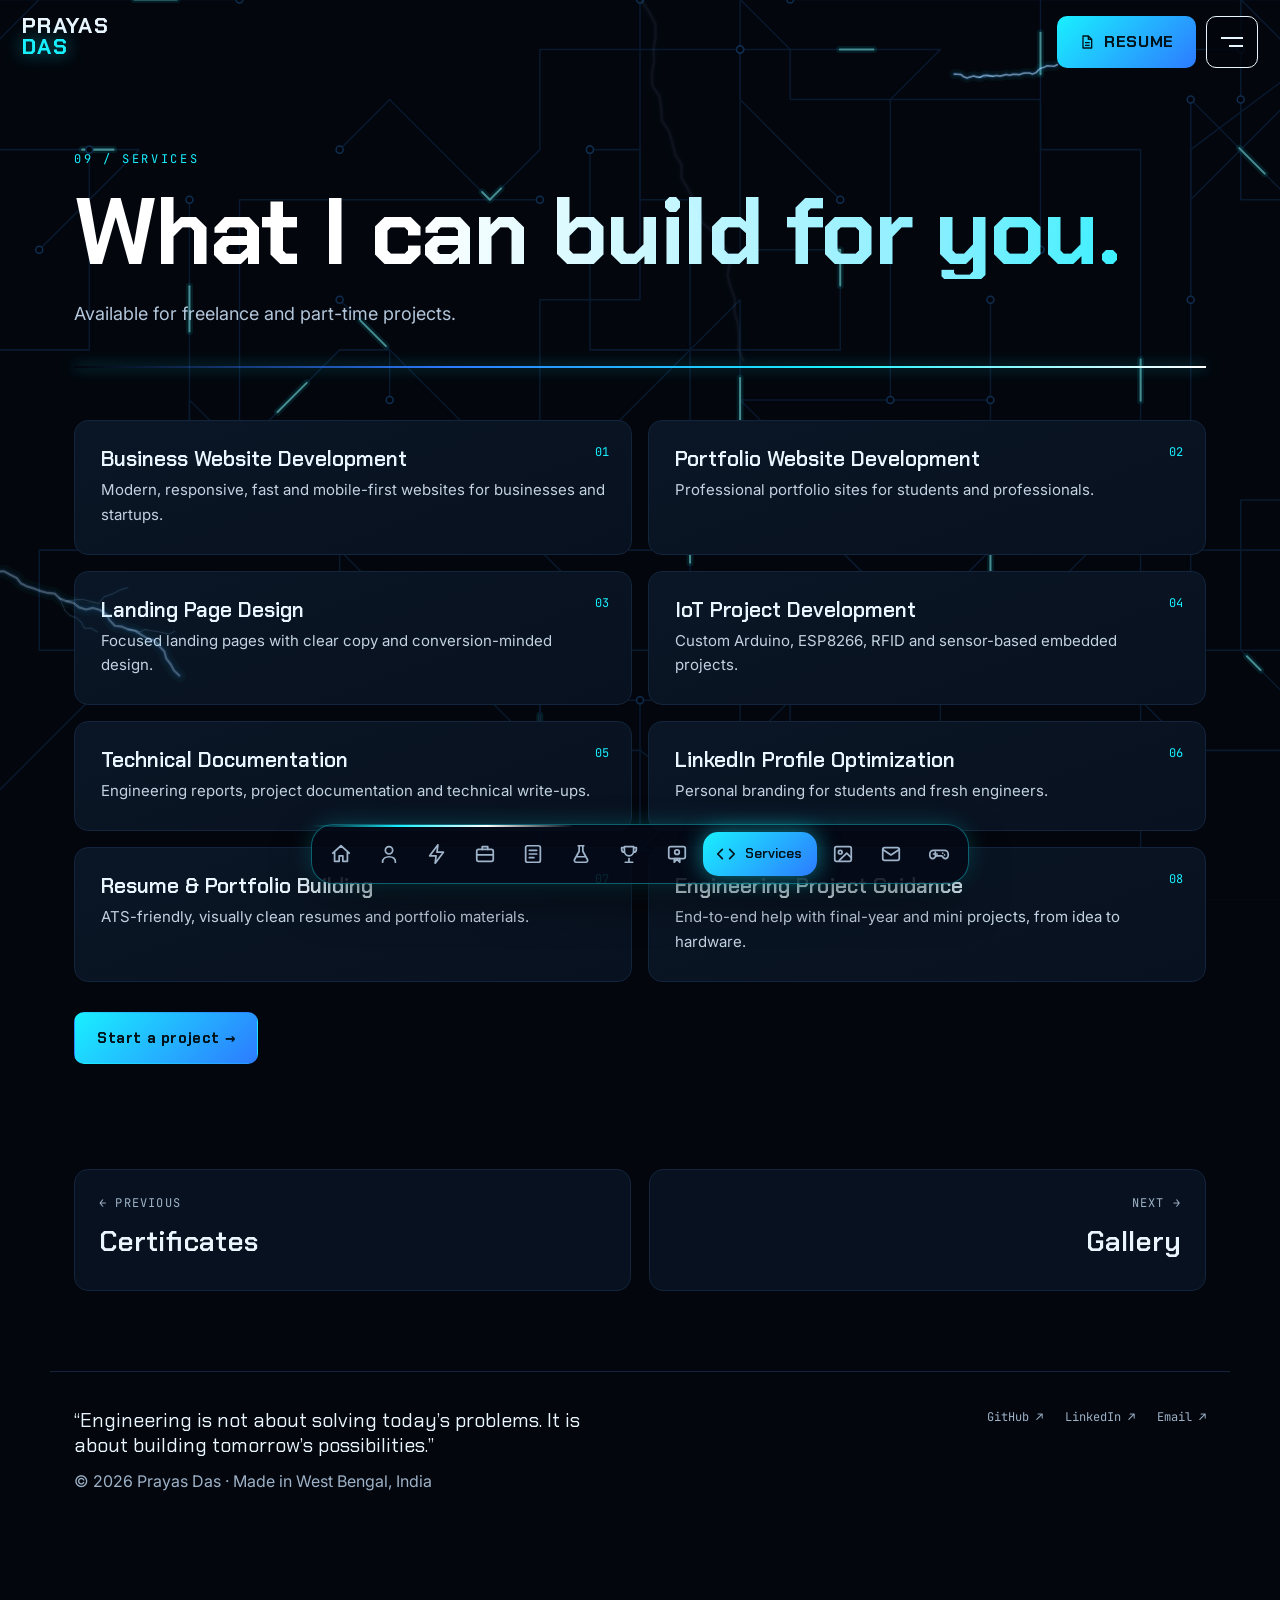
<file: services.html>
<!DOCTYPE html>
<html lang="en">
<head>
<meta charset="utf-8">
<meta name="viewport" content="width=device-width, initial-scale=1, viewport-fit=cover">
<title>Services | Prayas Das</title>
<meta name="description" content="Freelance web, IoT and technical documentation services by Prayas Das.">
<meta name="author" content="Prayas Das">
<meta property="og:title" content="Services | Prayas Das">
<meta property="og:description" content="Freelance web, IoT and technical documentation services by Prayas Das.">
<meta property="og:type" content="website">
<meta property="og:image" content="https://prayas.me/assets/og.jpg">
<meta property="og:url" content="https://prayas.me/services.html">
<meta name="twitter:card" content="summary_large_image">
<link rel="icon" type="image/png" href="assets/favicon.png">
<link rel="apple-touch-icon" href="assets/favicon.png">
<meta name="theme-color" content="#03060d">
<link rel="canonical" href="https://prayas.me/services.html">
<link rel="prev" href="certificates.html">
<link rel="next" href="gallery.html">
<link rel="preconnect" href="https://fonts.googleapis.com">
<link rel="preconnect" href="https://fonts.gstatic.com" crossorigin>
<link href="https://fonts.googleapis.com/css2?family=Chakra+Petch:wght@500;600;700&family=Inter:wght@400;500;600&family=JetBrains+Mono:wght@400;500&display=swap" rel="stylesheet">
<link rel="stylesheet" href="assets/site.css">
<noscript><style>.reveal{opacity:1;transform:none}</style></noscript>
<script type="speculationrules">{"prerender":[{"where":{"href_matches":"/*.html"},"eagerness":"moderate"}]}</script>
</head>
<body class="inner" data-page="services">
<img class="circuit" src="assets/circuit.svg" alt="" aria-hidden="true">
<canvas id="fx" aria-hidden="true"></canvas>
<div class="prog" aria-hidden="true"><i></i></div>
<header class="top">
  <a class="brand" href="index.html" aria-label="Prayas Das, home"><span>Prayas</span><span>Das</span></a>
  <div class="top-r">
    <a class="resume" data-arc="ambient" href="assets/Prayas_Das_CV.pdf" target="_blank" rel="noopener"><svg viewBox="0 0 24 24" aria-hidden="true"><path d="M6 3h8l5 5v13H6zM14 3v5h5M9 13h7M9 17h7"/></svg>RESUME</a>
    <button class="menu-btn" id="menuBtn" aria-expanded="false" aria-controls="menu" aria-label="Menu"><i></i><i></i></button>
  </div>
</header>
<aside class="menu" id="menu" aria-hidden="true">
  <div class="menu-in">
    <p class="eyebrow">SELECT PAGE</p>
    <a class="menu-link" href="index.html"><span class="mn">01</span><span class="mt">Home</span><span class="ma">&rarr;</span></a>
<a class="menu-link" href="about.html"><span class="mn">02</span><span class="mt">About Me</span><span class="ma">&rarr;</span></a>
<a class="menu-link" href="skills.html"><span class="mn">03</span><span class="mt">Skills</span><span class="ma">&rarr;</span></a>
<a class="menu-link" href="experience.html"><span class="mn">04</span><span class="mt">Experience</span><span class="ma">&rarr;</span></a>
<a class="menu-link" href="projects.html"><span class="mn">05</span><span class="mt">Projects</span><span class="ma">&rarr;</span></a>
<a class="menu-link" href="research.html"><span class="mn">06</span><span class="mt">Research</span><span class="ma">&rarr;</span></a>
<a class="menu-link" href="honors.html"><span class="mn">07</span><span class="mt">Honors & Certifications</span><span class="ma">&rarr;</span></a>
<a class="menu-link" href="certificates.html"><span class="mn">08</span><span class="mt">Certificates</span><span class="ma">&rarr;</span></a>
<a class="menu-link" href="services.html"><span class="mn">09</span><span class="mt">Services</span><span class="ma">&rarr;</span></a>
<a class="menu-link" href="gallery.html"><span class="mn">10</span><span class="mt">Gallery</span><span class="ma">&rarr;</span></a>
<a class="menu-link" href="contact.html"><span class="mn">11</span><span class="mt">Contact</span><span class="ma">&rarr;</span></a>
<a class="menu-link" href="game.html"><span class="mn">12</span><span class="mt">Play &middot; Electrify Your Brain</span><span class="ma">&rarr;</span></a>
    <div class="menu-foot">
      <a href="https://github.com/prayasee" target="_blank" rel="noopener">GitHub &nearr;</a>
      <a href="https://www.linkedin.com/in/prayas-das" target="_blank" rel="noopener">LinkedIn &nearr;</a>
      <a href="mailto:prayas629@gmail.com">Email &nearr;</a>
    </div>
  </div>
</aside>
<nav class="dock" aria-label="Pages"><div class="dock-in"><a class="dk" href="index.html" data-tip="Home"><svg viewBox="0 0 24 24" aria-hidden="true"><path d="M3 11l9-8 9 8M5 10v10h5v-6h4v6h5V10"/></svg><em>Home</em></a><a class="dk" href="about.html" data-tip="About"><svg viewBox="0 0 24 24" aria-hidden="true"><circle cx="12" cy="8" r="4"/><path d="M5 21c0-4 3.1-6 7-6s7 2 7 6"/></svg><em>About</em></a><a class="dk" href="skills.html" data-tip="Skills"><svg viewBox="0 0 24 24" aria-hidden="true"><path d="M13 2L4 14h7l-1 8 9-12h-7z"/></svg><em>Skills</em></a><a class="dk" href="experience.html" data-tip="Experience"><svg viewBox="0 0 24 24" aria-hidden="true"><rect x="3" y="7" width="18" height="13" rx="2"/><path d="M9 7V4h6v3M3 13h18"/></svg><em>Experience</em></a><a class="dk" href="projects.html" data-tip="Projects"><svg viewBox="0 0 24 24" aria-hidden="true"><rect x="4" y="3" width="16" height="18" rx="2"/><path d="M8 8h8M8 12h8M8 16h5"/></svg><em>Projects</em></a><a class="dk" href="research.html" data-tip="Research"><svg viewBox="0 0 24 24" aria-hidden="true"><path d="M9 3h6M10 3v6l-5 9a2 2 0 001.8 3h10.4A2 2 0 0019 18l-5-9V3M8 15h8"/></svg><em>Research</em></a><a class="dk" href="honors.html" data-tip="Honors"><svg viewBox="0 0 24 24" aria-hidden="true"><path d="M8 21h8M12 17v4M7 4h10v5a5 5 0 01-10 0zM17 5h3v2a3 3 0 01-3 3M7 5H4v2a3 3 0 003 3"/></svg><em>Honors</em></a><a class="dk" href="certificates.html" data-tip="Certificates"><svg viewBox="0 0 24 24" aria-hidden="true"><rect x="3" y="4" width="18" height="13" rx="2"/><circle cx="12" cy="10" r="2.5"/><path d="M9 21l3-3 3 3v-4H9z"/></svg><em>Certificates</em></a><a class="dk on" aria-current="page" href="services.html" data-tip="Services"><svg viewBox="0 0 24 24" aria-hidden="true"><path d="M8 7l-5 5 5 5M16 7l5 5-5 5"/></svg><em>Services</em></a><a class="dk" href="gallery.html" data-tip="Gallery"><svg viewBox="0 0 24 24" aria-hidden="true"><rect x="3" y="4" width="18" height="16" rx="2"/><circle cx="9" cy="10" r="2"/><path d="M21 16l-5-5-8 8"/></svg><em>Gallery</em></a><a class="dk" href="contact.html" data-tip="Contact"><svg viewBox="0 0 24 24" aria-hidden="true"><rect x="3" y="5" width="18" height="14" rx="2"/><path d="M3 7l9 6 9-6"/></svg><em>Contact</em></a><a class="dk" href="game.html" data-tip="Play"><svg viewBox="0 0 24 24" aria-hidden="true"><path d="M6 8h12a4 4 0 014 4v2a3 3 0 01-5.2 2L15 14H9l-1.8 2A3 3 0 012 14v-2a4 4 0 014-4zM8 10v4M6 12h4M16 11h.01M18 13h.01"/></svg><em>Play</em></a></div></nav>
<main id="main">
<section class="pagehead"><p class="eyebrow reveal">09 / Services</p><h1 class="reveal">What I can build for you.</h1><p class="sub reveal">Available for freelance and part-time projects.</p></section><section class="block"><div class="grid g2"><article class="card reveal" data-arc><span class="mn">01</span><h3>Business Website Development</h3><p>Modern, responsive, fast and mobile-first websites for businesses and startups.</p></article><article class="card reveal" data-arc><span class="mn">02</span><h3>Portfolio Website Development</h3><p>Professional portfolio sites for students and professionals.</p></article><article class="card reveal" data-arc><span class="mn">03</span><h3>Landing Page Design</h3><p>Focused landing pages with clear copy and conversion-minded design.</p></article><article class="card reveal" data-arc><span class="mn">04</span><h3>IoT Project Development</h3><p>Custom Arduino, ESP8266, RFID and sensor-based embedded projects.</p></article><article class="card reveal" data-arc><span class="mn">05</span><h3>Technical Documentation</h3><p>Engineering reports, project documentation and technical write-ups.</p></article><article class="card reveal" data-arc><span class="mn">06</span><h3>LinkedIn Profile Optimization</h3><p>Personal branding for students and fresh engineers.</p></article><article class="card reveal" data-arc><span class="mn">07</span><h3>Resume &amp; Portfolio Building</h3><p>ATS-friendly, visually clean resumes and portfolio materials.</p></article><article class="card reveal" data-arc><span class="mn">08</span><h3>Engineering Project Guidance</h3><p>End-to-end help with final-year and mini projects, from idea to hardware.</p></article></div><div class="cta reveal"><a class="btn" href="contact.html" data-arc>Start a project &rarr;</a></div></section>
<nav class="pager reveal"><a href="certificates.html"><small>&larr; Previous</small><span>Certificates</span></a><a class="r" href="gallery.html"><small>Next &rarr;</small><span>Gallery</span></a></nav>
</main>
<footer class="foot">
  <div>
    <p class="quote">&ldquo;Engineering is not about solving today&rsquo;s problems. It is about building tomorrow&rsquo;s possibilities.&rdquo;</p>
    <p class="muted">&copy; 2026 Prayas Das &middot; Made in West Bengal, India</p>
  </div>
  <div class="foot-links">
    <a href="https://github.com/prayasee" target="_blank" rel="noopener">GitHub &nearr;</a>
    <a href="https://www.linkedin.com/in/prayas-das" target="_blank" rel="noopener">LinkedIn &nearr;</a>
    <a href="mailto:prayas629@gmail.com">Email &nearr;</a>
  </div>
</footer>
<script src="assets/fx.js"></script>
<script src="assets/app.js"></script>
<script src="assets/nav.js"></script>
</body>
</html>
</file>
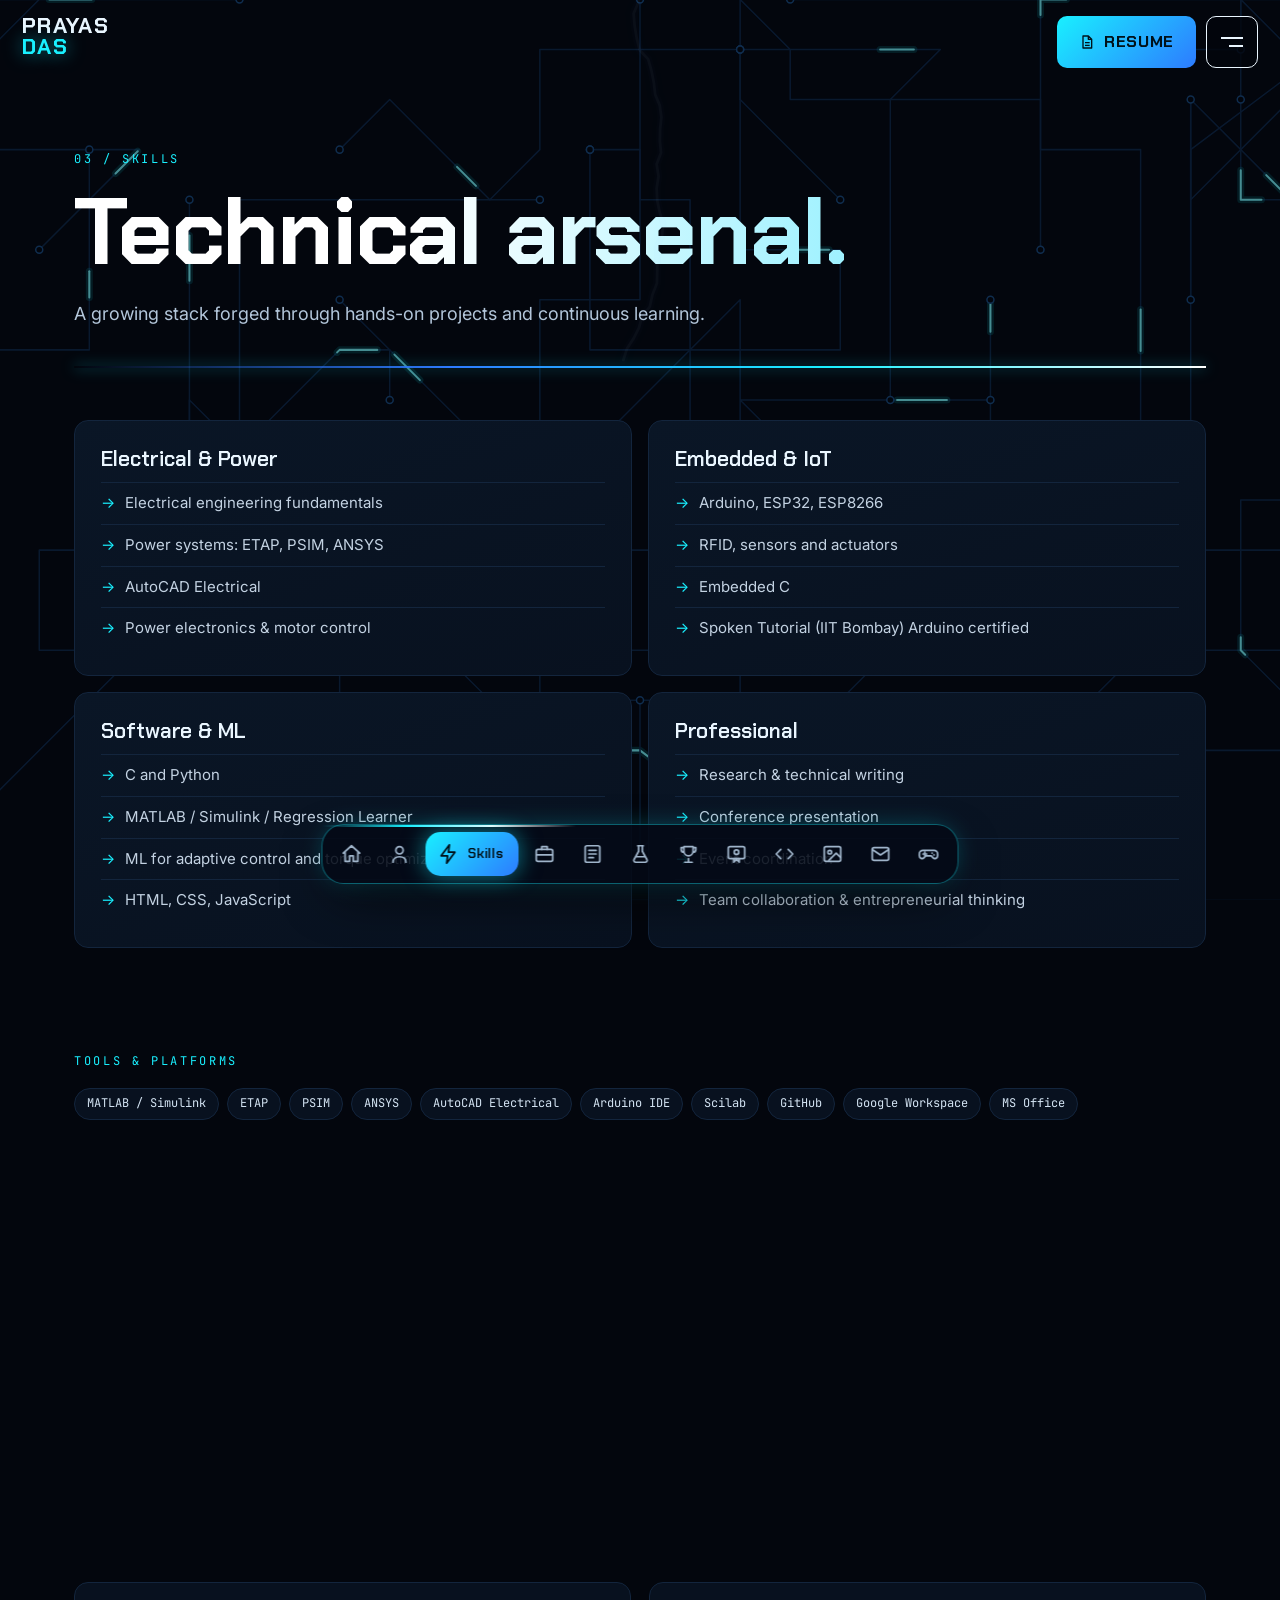
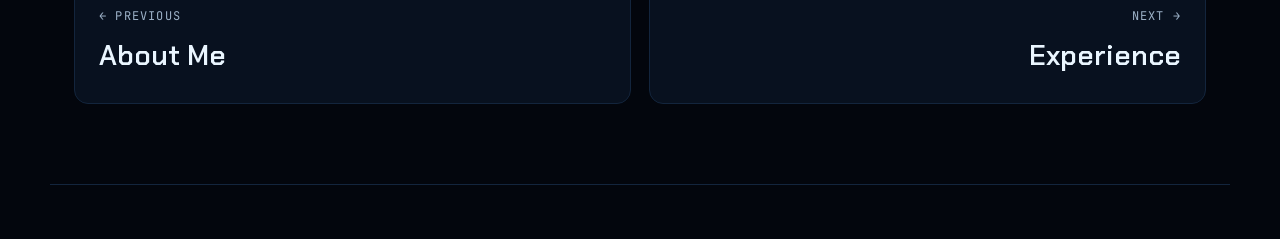
<file: skills.html>
<!DOCTYPE html>
<html lang="en">
<head>
<meta charset="utf-8">
<meta name="viewport" content="width=device-width, initial-scale=1, viewport-fit=cover">
<title>Skills | Prayas Das</title>
<meta name="description" content="Technical skills of Prayas Das: MATLAB, ETAP, PSIM, ANSYS, AutoCAD Electrical, Arduino, ESP32, C, Python.">
<meta name="author" content="Prayas Das">
<meta property="og:title" content="Skills | Prayas Das">
<meta property="og:description" content="Technical skills of Prayas Das: MATLAB, ETAP, PSIM, ANSYS, AutoCAD Electrical, Arduino, ESP32, C, Python.">
<meta property="og:type" content="website">
<meta property="og:image" content="https://prayas.me/assets/og.jpg">
<meta property="og:url" content="https://prayas.me/skills.html">
<meta name="twitter:card" content="summary_large_image">
<link rel="icon" type="image/png" href="assets/favicon.png">
<link rel="apple-touch-icon" href="assets/favicon.png">
<meta name="theme-color" content="#03060d">
<link rel="canonical" href="https://prayas.me/skills.html">
<link rel="prev" href="about.html">
<link rel="next" href="experience.html">
<link rel="preconnect" href="https://fonts.googleapis.com">
<link rel="preconnect" href="https://fonts.gstatic.com" crossorigin>
<link href="https://fonts.googleapis.com/css2?family=Chakra+Petch:wght@500;600;700&family=Inter:wght@400;500;600&family=JetBrains+Mono:wght@400;500&display=swap" rel="stylesheet">
<link rel="stylesheet" href="assets/site.css">
<noscript><style>.reveal{opacity:1;transform:none}</style></noscript>
<script type="speculationrules">{"prerender":[{"where":{"href_matches":"/*.html"},"eagerness":"moderate"}]}</script>
</head>
<body class="inner" data-page="skills">
<img class="circuit" src="assets/circuit.svg" alt="" aria-hidden="true">
<canvas id="fx" aria-hidden="true"></canvas>
<div class="prog" aria-hidden="true"><i></i></div>
<header class="top">
  <a class="brand" href="index.html" aria-label="Prayas Das, home"><span>Prayas</span><span>Das</span></a>
  <div class="top-r">
    <a class="resume" data-arc="ambient" href="assets/Prayas_Das_CV.pdf" target="_blank" rel="noopener"><svg viewBox="0 0 24 24" aria-hidden="true"><path d="M6 3h8l5 5v13H6zM14 3v5h5M9 13h7M9 17h7"/></svg>RESUME</a>
    <button class="menu-btn" id="menuBtn" aria-expanded="false" aria-controls="menu" aria-label="Menu"><i></i><i></i></button>
  </div>
</header>
<aside class="menu" id="menu" aria-hidden="true">
  <div class="menu-in">
    <p class="eyebrow">SELECT PAGE</p>
    <a class="menu-link" href="index.html"><span class="mn">01</span><span class="mt">Home</span><span class="ma">&rarr;</span></a>
<a class="menu-link" href="about.html"><span class="mn">02</span><span class="mt">About Me</span><span class="ma">&rarr;</span></a>
<a class="menu-link" href="skills.html"><span class="mn">03</span><span class="mt">Skills</span><span class="ma">&rarr;</span></a>
<a class="menu-link" href="experience.html"><span class="mn">04</span><span class="mt">Experience</span><span class="ma">&rarr;</span></a>
<a class="menu-link" href="projects.html"><span class="mn">05</span><span class="mt">Projects</span><span class="ma">&rarr;</span></a>
<a class="menu-link" href="research.html"><span class="mn">06</span><span class="mt">Research</span><span class="ma">&rarr;</span></a>
<a class="menu-link" href="honors.html"><span class="mn">07</span><span class="mt">Honors & Certifications</span><span class="ma">&rarr;</span></a>
<a class="menu-link" href="certificates.html"><span class="mn">08</span><span class="mt">Certificates</span><span class="ma">&rarr;</span></a>
<a class="menu-link" href="services.html"><span class="mn">09</span><span class="mt">Services</span><span class="ma">&rarr;</span></a>
<a class="menu-link" href="gallery.html"><span class="mn">10</span><span class="mt">Gallery</span><span class="ma">&rarr;</span></a>
<a class="menu-link" href="contact.html"><span class="mn">11</span><span class="mt">Contact</span><span class="ma">&rarr;</span></a>
<a class="menu-link" href="game.html"><span class="mn">12</span><span class="mt">Play &middot; Electrify Your Brain</span><span class="ma">&rarr;</span></a>
    <div class="menu-foot">
      <a href="https://github.com/prayasee" target="_blank" rel="noopener">GitHub &nearr;</a>
      <a href="https://www.linkedin.com/in/prayas-das" target="_blank" rel="noopener">LinkedIn &nearr;</a>
      <a href="mailto:prayas629@gmail.com">Email &nearr;</a>
    </div>
  </div>
</aside>
<nav class="dock" aria-label="Pages"><div class="dock-in"><a class="dk" href="index.html" data-tip="Home"><svg viewBox="0 0 24 24" aria-hidden="true"><path d="M3 11l9-8 9 8M5 10v10h5v-6h4v6h5V10"/></svg><em>Home</em></a><a class="dk" href="about.html" data-tip="About"><svg viewBox="0 0 24 24" aria-hidden="true"><circle cx="12" cy="8" r="4"/><path d="M5 21c0-4 3.1-6 7-6s7 2 7 6"/></svg><em>About</em></a><a class="dk on" aria-current="page" href="skills.html" data-tip="Skills"><svg viewBox="0 0 24 24" aria-hidden="true"><path d="M13 2L4 14h7l-1 8 9-12h-7z"/></svg><em>Skills</em></a><a class="dk" href="experience.html" data-tip="Experience"><svg viewBox="0 0 24 24" aria-hidden="true"><rect x="3" y="7" width="18" height="13" rx="2"/><path d="M9 7V4h6v3M3 13h18"/></svg><em>Experience</em></a><a class="dk" href="projects.html" data-tip="Projects"><svg viewBox="0 0 24 24" aria-hidden="true"><rect x="4" y="3" width="16" height="18" rx="2"/><path d="M8 8h8M8 12h8M8 16h5"/></svg><em>Projects</em></a><a class="dk" href="research.html" data-tip="Research"><svg viewBox="0 0 24 24" aria-hidden="true"><path d="M9 3h6M10 3v6l-5 9a2 2 0 001.8 3h10.4A2 2 0 0019 18l-5-9V3M8 15h8"/></svg><em>Research</em></a><a class="dk" href="honors.html" data-tip="Honors"><svg viewBox="0 0 24 24" aria-hidden="true"><path d="M8 21h8M12 17v4M7 4h10v5a5 5 0 01-10 0zM17 5h3v2a3 3 0 01-3 3M7 5H4v2a3 3 0 003 3"/></svg><em>Honors</em></a><a class="dk" href="certificates.html" data-tip="Certificates"><svg viewBox="0 0 24 24" aria-hidden="true"><rect x="3" y="4" width="18" height="13" rx="2"/><circle cx="12" cy="10" r="2.5"/><path d="M9 21l3-3 3 3v-4H9z"/></svg><em>Certificates</em></a><a class="dk" href="services.html" data-tip="Services"><svg viewBox="0 0 24 24" aria-hidden="true"><path d="M8 7l-5 5 5 5M16 7l5 5-5 5"/></svg><em>Services</em></a><a class="dk" href="gallery.html" data-tip="Gallery"><svg viewBox="0 0 24 24" aria-hidden="true"><rect x="3" y="4" width="18" height="16" rx="2"/><circle cx="9" cy="10" r="2"/><path d="M21 16l-5-5-8 8"/></svg><em>Gallery</em></a><a class="dk" href="contact.html" data-tip="Contact"><svg viewBox="0 0 24 24" aria-hidden="true"><rect x="3" y="5" width="18" height="14" rx="2"/><path d="M3 7l9 6 9-6"/></svg><em>Contact</em></a><a class="dk" href="game.html" data-tip="Play"><svg viewBox="0 0 24 24" aria-hidden="true"><path d="M6 8h12a4 4 0 014 4v2a3 3 0 01-5.2 2L15 14H9l-1.8 2A3 3 0 012 14v-2a4 4 0 014-4zM8 10v4M6 12h4M16 11h.01M18 13h.01"/></svg><em>Play</em></a></div></nav>
<main id="main">
<section class="pagehead"><p class="eyebrow reveal">03 / Skills</p><h1 class="reveal">Technical arsenal.</h1><p class="sub reveal">A growing stack forged through hands-on projects and continuous learning.</p></section>
<section class="block">
  <div class="grid g2">
    <article class="card reveal" data-arc><h3>Electrical &amp; Power</h3><ul class="list"><li>Electrical engineering fundamentals</li><li>Power systems: ETAP, PSIM, ANSYS</li><li>AutoCAD Electrical</li><li>Power electronics &amp; motor control</li></ul></article>
    <article class="card reveal" data-arc><h3>Embedded &amp; IoT</h3><ul class="list"><li>Arduino, ESP32, ESP8266</li><li>RFID, sensors and actuators</li><li>Embedded C</li><li>Spoken Tutorial (IIT Bombay) Arduino certified</li></ul></article>
    <article class="card reveal" data-arc><h3>Software &amp; ML</h3><ul class="list"><li>C and Python</li><li>MATLAB / Simulink / Regression Learner</li><li>ML for adaptive control and torque optimization</li><li>HTML, CSS, JavaScript</li></ul></article>
    <article class="card reveal" data-arc><h3>Professional</h3><ul class="list"><li>Research &amp; technical writing</li><li>Conference presentation</li><li>Event coordination</li><li>Team collaboration &amp; entrepreneurial thinking</li></ul></article>
  </div>
</section>
<section class="block">
  <p class="eyebrow reveal">TOOLS &amp; PLATFORMS</p>
  <div class="tags"><span>MATLAB / Simulink</span><span>ETAP</span><span>PSIM</span><span>ANSYS</span><span>AutoCAD Electrical</span><span>Arduino IDE</span><span>Scilab</span><span>GitHub</span><span>Google Workspace</span><span>MS Office</span></div>
</section>
<section class="block">
  <p class="eyebrow reveal">LANGUAGES</p>
  <div class="tags"><span>English &middot; Professional</span><span>Bengali &middot; Native</span><span>Hindi &middot; Full proficiency</span></div>
</section>

<nav class="pager reveal"><a href="about.html"><small>&larr; Previous</small><span>About Me</span></a><a class="r" href="experience.html"><small>Next &rarr;</small><span>Experience</span></a></nav>
</main>
<footer class="foot">
  <div>
    <p class="quote">&ldquo;Engineering is not about solving today&rsquo;s problems. It is about building tomorrow&rsquo;s possibilities.&rdquo;</p>
    <p class="muted">&copy; 2026 Prayas Das &middot; Made in West Bengal, India</p>
  </div>
  <div class="foot-links">
    <a href="https://github.com/prayasee" target="_blank" rel="noopener">GitHub &nearr;</a>
    <a href="https://www.linkedin.com/in/prayas-das" target="_blank" rel="noopener">LinkedIn &nearr;</a>
    <a href="mailto:prayas629@gmail.com">Email &nearr;</a>
  </div>
</footer>
<script src="assets/fx.js"></script>
<script src="assets/app.js"></script>
<script src="assets/nav.js"></script>
</body>
</html>
</file>
<file: assets/site.css>
/* Prayas Das portfolio: electric theme (navy + cyan / blue / teal, white text) */
:root{
  --bg:#03060d; --bg2:#060d19; --card:#08111f; --ink:#eaf6ff; --mut:#9db2c8; --line:#13253d;
  --cy:#19f0ff; --bl:#2d7bff; --tl:#00ffb3; --sp:#ffe14a;
  --disp:'Chakra Petch',system-ui,sans-serif; --sans:'Inter',system-ui,sans-serif; --mono:'JetBrains Mono',ui-monospace,monospace;
  --r:14px;
}
*{box-sizing:border-box;margin:0;padding:0}
html{scroll-behavior:smooth;background:var(--bg)}
body{background:var(--bg);color:var(--ink);font-family:var(--sans);font-size:16px;line-height:1.65;-webkit-font-smoothing:antialiased;overflow-x:hidden;transition:opacity .26s ease}
body.leaving{opacity:0}
a{color:inherit;text-decoration:none}
img{max-width:100%;display:block}
button{font:inherit;color:inherit}
::selection{background:var(--cy);color:#000}
:focus-visible{outline:2px solid var(--cy);outline-offset:3px}
.circuit{position:fixed;inset:0;width:100%;height:100%;object-fit:cover;opacity:.55;pointer-events:none;z-index:0}
html.lite .circuit{display:none}
#fx{position:fixed;inset:0;width:100%;height:100%;pointer-events:none;z-index:80}
main,.foot{position:relative;z-index:1}
main{max-width:1180px;margin:0 auto;padding:0 24px}
.prog{position:fixed;left:0;top:0;right:0;height:3px;z-index:90;pointer-events:none}
.prog i{display:block;height:100%;transform-origin:0 50%;transform:scaleX(0);background:linear-gradient(90deg,var(--bl),var(--cy),#fff);box-shadow:0 0 12px var(--cy)}

/* ---------- top bar ---------- */
.top{position:fixed;inset:0 0 auto 0;z-index:60;display:flex;justify-content:space-between;align-items:flex-start;padding:16px 22px;pointer-events:none}
.top>*{pointer-events:auto}
.brand{font-family:var(--disp);font-weight:700;font-size:22px;line-height:.95;letter-spacing:.06em;text-transform:uppercase;display:grid}
.brand span:last-child{color:var(--cy);text-shadow:0 0 18px rgba(25,240,255,.6)}
.top-r{display:flex;gap:10px;align-items:center}
.resume{display:inline-flex;align-items:center;gap:9px;background:linear-gradient(135deg,var(--cy),var(--bl));color:#00121a;font-family:var(--disp);font-weight:700;font-size:16px;letter-spacing:.04em;padding:13px 22px;border-radius:10px;transition:transform .2s,box-shadow .2s;box-shadow:0 0 0 rgba(25,240,255,0)}
.resume svg{width:16px;height:16px;fill:none;stroke:currentColor;stroke-width:2;stroke-linejoin:round}
.resume:hover{transform:translateY(-2px);box-shadow:0 8px 30px rgba(25,240,255,.45)}
.menu-btn{width:52px;height:52px;border:1.5px solid var(--ink);border-radius:10px;background:rgba(3,6,13,.8);cursor:pointer;display:grid;place-content:center;gap:6px;transition:.2s}
.menu-btn i{display:block;height:2px;background:var(--ink);transition:.3s;width:22px}
.menu-btn i+i{width:14px;justify-self:end}
.menu-btn:hover{border-color:var(--cy);box-shadow:0 0 18px rgba(25,240,255,.4)}
.menu-btn[aria-expanded=true] i:first-child{transform:translateY(4px) rotate(45deg)}
.menu-btn[aria-expanded=true] i+i{transform:translateY(-4px) rotate(-45deg);width:22px;justify-self:auto}

/* ---------- overlay menu ---------- */
.menu{position:fixed;inset:0;z-index:55;background:rgba(3,6,13,.96);backdrop-filter:blur(10px);display:flex;align-items:center;justify-content:center;opacity:0;visibility:hidden;transition:.3s}
.menu.open{opacity:1;visibility:visible}
.menu-in{width:min(860px,92vw);padding-top:44px}
.menu-link{display:grid;grid-template-columns:64px 1fr 40px;align-items:center;padding:9px 4px;border-bottom:1px solid var(--line);transition:.25s}
.menu-link .mt{font-family:var(--disp);font-weight:600;font-size:clamp(24px,4.2vw,42px);line-height:1.1;transition:.25s}
.mn{font-family:var(--mono);color:var(--cy);font-size:12px}
.ma{opacity:0;transform:translateX(-10px);transition:.25s;text-align:right;font-size:22px;color:var(--cy)}
.menu-link:hover,.menu-link.cur{padding-left:14px;background:linear-gradient(90deg,rgba(25,240,255,.16),transparent 62%)}
.menu-link:hover .ma,.menu-link.cur .ma{opacity:1;transform:none}
.menu-link:hover .mt,.menu-link.cur .mt{color:var(--cy)}
.menu-foot{display:flex;gap:24px;margin-top:22px;font-family:var(--mono);font-size:12px;color:var(--mut)}
.menu-foot a:hover{color:var(--cy)}
.eyebrow{font-family:var(--mono);font-size:12px;letter-spacing:.22em;color:var(--cy);text-transform:uppercase;margin-bottom:16px}

/* ---------- page selector ---------- */

/* ---------- buttons ---------- */
.btn,.btn-ghost{position:relative;overflow:hidden;display:inline-flex;align-items:center;gap:8px;font-family:var(--disp);font-weight:700;font-size:15px;letter-spacing:.04em;padding:13px 22px;border-radius:10px;transition:.2s;cursor:pointer;border:1.5px solid var(--ink);color:var(--ink);background:transparent}
.btn{background:linear-gradient(135deg,var(--cy),var(--bl));border-color:transparent;color:#00121a}
.btn::after{content:"";position:absolute;inset:0;background:linear-gradient(105deg,transparent 35%,rgba(255,255,255,.55) 50%,transparent 65%);transform:translateX(-120%);transition:transform .6s}
.btn:hover::after{transform:translateX(120%)}
.btn:hover{transform:translateY(-2px);box-shadow:0 8px 28px rgba(25,240,255,.4)}
.btn-ghost:hover{border-color:var(--cy);color:var(--cy);box-shadow:0 0 20px rgba(25,240,255,.25)}
.cta{display:flex;flex-wrap:wrap;gap:12px;margin-top:30px}

/* ============ HOME ============ */
body.home{overflow:hidden;height:100svh;background:radial-gradient(ellipse 70% 60% at 50% 38%,#0a2344 0%,#04101f 45%,#03060d 78%)}
body.home .circuit{opacity:.9}
body.home main{max-width:none;padding:0}
body.home .foot{display:none}
.hero2{position:relative;height:100svh;overflow:hidden}
.bg-word{position:absolute;left:50%;top:8%;transform:translateX(-50%);font-family:var(--disp);font-weight:700;font-size:clamp(120px,24vw,400px);line-height:1;letter-spacing:-.02em;color:transparent;-webkit-text-stroke:1.5px rgba(25,240,255,.2);white-space:nowrap;pointer-events:none;z-index:0;will-change:transform;text-transform:uppercase}
.aura{position:absolute;left:50%;top:26%;width:min(70vmin,720px);aspect-ratio:1;transform:translate(-50%,-30%);border-radius:50%;background:radial-gradient(circle,rgba(25,240,255,.34),rgba(45,123,255,.18) 40%,transparent 68%);filter:blur(10px);animation:breathe 4.5s ease-in-out infinite;z-index:1;pointer-events:none}
@keyframes breathe{50%{opacity:.6;transform:translate(-50%,-30%) scale(1.07)}}
.stagebox{position:absolute;bottom:0;left:50%;height:min(94svh,1040px);aspect-ratio:900/1046;transform:translateX(-50%);z-index:2}
.stage{position:relative;width:100%;height:100%;will-change:transform}
.stage.jolt{animation:jolt .24s linear}
@keyframes jolt{0%,100%{translate:0 0}20%{translate:-4px 2px}40%{translate:4px -2px}60%{translate:-3px -1px}80%{translate:2px 2px}}
.ring{position:absolute;left:52%;top:25%;aspect-ratio:1;border-radius:50%;pointer-events:none;translate:-50% -50%}
.ring.r1{width:64%;border:1.5px dashed rgba(25,240,255,.55);animation:spin 40s linear infinite}
.ring.r2{width:82%;border:1.5px dotted rgba(45,123,255,.6);animation:spin 64s linear infinite reverse}
.ring b{position:absolute;width:9px;height:9px;border-radius:50%;background:#fff;box-shadow:0 0 12px 4px var(--cy);top:-4.5px;left:calc(50% - 4.5px)}
.ring b:nth-child(2){top:auto;bottom:-4.5px;box-shadow:0 0 12px 4px var(--bl)}
.ring b:nth-child(3){top:calc(50% - 4.5px);left:-4.5px;box-shadow:0 0 12px 4px var(--tl)}
@keyframes spin{to{rotate:360deg}}
.portrait{position:absolute;inset:0;width:100%;height:100%;object-fit:contain;user-select:none;-webkit-user-drag:none;
  filter:contrast(1.06) saturate(1.05) drop-shadow(0 0 14px rgba(25,240,255,.55)) drop-shadow(0 0 46px rgba(45,123,255,.45));
  animation:rise .9s ease both}
@keyframes rise{from{opacity:0;transform:translateY(40px)}to{opacity:1;transform:none}}
.lensbox{position:absolute;inset:0;opacity:0;transition:opacity .22s;pointer-events:none;
  -webkit-mask-image:radial-gradient(circle 120px at var(--mx,50%) var(--my,30%),#000 0,#000 60%,transparent 100%);
          mask-image:radial-gradient(circle 120px at var(--mx,50%) var(--my,30%),#000 0,#000 60%,transparent 100%)}
.stage.on .lensbox{opacity:1}
.lensbox img{position:absolute;inset:0;width:100%;height:100%;object-fit:contain}
.lensbox .scan{filter:grayscale(1) sepia(1) hue-rotate(150deg) saturate(7) contrast(1.35) brightness(1.15)}
.lensbox .ghost{filter:grayscale(1) sepia(1) hue-rotate(95deg) saturate(9) contrast(1.2);mix-blend-mode:screen;opacity:.75;transform:translate(var(--gx,0px),var(--gy,0px))}
.lensbox::after{content:"";position:absolute;inset:0;background:repeating-linear-gradient(0deg,rgba(0,8,20,.34) 0 1px,transparent 1px 4px);mix-blend-mode:multiply}
#bolts{position:absolute;inset:0;width:100%;height:100%;z-index:4;pointer-events:none}
.flash{position:absolute;inset:0;z-index:4;background:radial-gradient(circle at 50% 28%,rgba(190,250,255,.5),transparent 60%);opacity:0;pointer-events:none;transition:opacity .35s}
.flash.on{opacity:1;transition:none}
.hero-note{position:absolute;right:28px;bottom:34px;max-width:380px;text-align:right;z-index:5}
.hero-note h1{font-family:var(--disp);font-weight:700;font-size:clamp(26px,2.5vw,38px);line-height:1.06;letter-spacing:-.01em;margin:14px 0 10px;text-transform:uppercase}
.hero-note h1 em{font-style:normal;color:var(--cy);text-shadow:0 0 22px rgba(25,240,255,.7)}
.role{font-family:var(--mono);font-size:12px;letter-spacing:.14em;text-transform:uppercase;color:var(--mut);min-height:1.6em}
.role span{display:inline-block;color:var(--tl);transition:opacity .3s,transform .3s}
.role span.out{opacity:0;transform:translateY(8px)}
.status{display:inline-flex;align-items:center;gap:10px;font-family:var(--mono);font-size:12px;letter-spacing:.1em;text-transform:uppercase;border:1.5px solid var(--cy);border-radius:999px;padding:7px 14px;background:rgba(3,6,13,.75);color:var(--cy)}
.status b{width:8px;height:8px;border-radius:50%;background:var(--tl);animation:pulse 2s infinite}
@keyframes pulse{0%{box-shadow:0 0 0 0 rgba(0,255,179,.7)}70%{box-shadow:0 0 0 9px rgba(0,255,179,0)}100%{box-shadow:0 0 0 0 rgba(0,255,179,0)}}
.hero-stats{position:absolute;left:28px;top:50%;transform:translateY(-62%);display:grid;gap:18px;z-index:5}
.hs{border-left:2px solid var(--cy);padding:2px 0 2px 14px;box-shadow:-8px 0 18px -10px var(--cy)}
.hs b{display:block;font-family:var(--disp);font-size:36px;line-height:1;color:#fff}
.hs span{font-family:var(--mono);font-size:10px;letter-spacing:.16em;text-transform:uppercase;color:var(--mut)}
.hint{position:absolute;left:50%;top:26px;transform:translateX(-50%);z-index:5;font-family:var(--mono);font-size:11px;letter-spacing:.2em;text-transform:uppercase;color:var(--mut);white-space:nowrap}
.hint b{color:var(--cy)}
.cur{position:fixed;left:0;top:0;width:34px;height:34px;border:1.5px solid var(--cy);border-radius:50%;z-index:95;pointer-events:none;opacity:0;transition:width .26s,height .26s,background .26s,opacity .25s,border-color .26s;display:grid;place-items:center}
.cur i{width:5px;height:5px;border-radius:50%;background:var(--cy);box-shadow:0 0 10px var(--cy)}
.cur.show{opacity:1}
.cur.scan{width:240px;height:240px;border-color:var(--cy);background:rgba(25,240,255,.05)}
.cur::after{content:"SHOCK";position:absolute;bottom:-22px;font-family:var(--mono);font-size:10px;letter-spacing:.3em;color:var(--cy);opacity:0;transition:.2s}
.cur.scan::after{opacity:1}
@media (pointer:fine){body.home .stagebox{cursor:none}}

/* ============ CONTENT PAGES ============ */
h1,h2,h3{line-height:1.1}
.block{padding:52px 0}
.reveal{opacity:0;transform:translateY(24px);transition:opacity .7s ease,transform .7s ease}
.reveal.in{opacity:1;transform:none}
.pagehead{padding:150px 0 0}
.pagehead h1{font-family:var(--disp);font-weight:700;font-size:clamp(42px,7.4vw,108px);letter-spacing:-.02em;line-height:.98;background:linear-gradient(95deg,#fff 30%,#8defff 75%,var(--cy));-webkit-background-clip:text;background-clip:text;color:transparent}
.pagehead::after{content:"";display:block;height:2px;margin-top:38px;background:linear-gradient(90deg,transparent,var(--bl),var(--cy),#fff,var(--cy),var(--bl),transparent);background-size:200% 100%;animation:flow 3.2s linear infinite;box-shadow:0 0 14px rgba(25,240,255,.6)}
@keyframes flow{to{background-position:-200% 0}}
.sub{margin-top:20px;max-width:640px;color:#b3c6da;font-size:18px}
.muted{color:var(--mut)}.small{font-size:13px}
.grid{display:grid;gap:16px}.g2{grid-template-columns:repeat(2,1fr)}.g3{grid-template-columns:repeat(3,1fr)}
@property --a{syntax:'<angle>';initial-value:0deg;inherits:false}
@keyframes orbit{to{--a:360deg}}
.card{background:linear-gradient(160deg,#0a1626,var(--card));border:1px solid var(--line);border-radius:var(--r);padding:26px;transition:transform .25s,box-shadow .25s,border-color .25s;position:relative}
.card::before{content:"";position:absolute;inset:-1px;border-radius:inherit;padding:1.5px;background:conic-gradient(from var(--a),transparent 0 62%,var(--bl) 80%,var(--cy) 90%,#fff 96%,transparent);-webkit-mask:linear-gradient(#000 0 0) content-box,linear-gradient(#000 0 0);-webkit-mask-composite:xor;mask-composite:exclude;opacity:0;transition:opacity .3s;animation:orbit 2.4s linear infinite;animation-play-state:paused;pointer-events:none}
.card:hover{transform:translateY(-4px);box-shadow:0 14px 40px -12px rgba(25,240,255,.35)}
.card:hover::before{opacity:1;animation-play-state:running}
.card h3{font-family:var(--disp);font-size:21px;font-weight:600;margin-bottom:8px}
.card p,.card li{color:#aebfd2;font-size:15px}
.card small{font-family:var(--mono);color:var(--cy);font-size:12px;display:block;margin-bottom:10px}
.card .mn{position:absolute;right:22px;top:22px}
.list{list-style:none;margin-top:12px}
.list li{padding:8px 0;border-top:1px solid var(--line)}
.list li::before{content:"\2192";margin-right:10px;color:var(--cy)}
.tags{display:flex;flex-wrap:wrap;gap:8px;margin:16px 0 4px}
.tags span,.chip{font-family:var(--mono);font-size:12px;border:1px solid var(--line);border-radius:999px;padding:5px 12px;background:var(--card);color:#d4e4f3;transition:.2s}
.tags span:hover{border-color:var(--cy);color:var(--cy);box-shadow:0 0 14px rgba(25,240,255,.25)}
.chip{display:inline-block;margin-top:14px;background:rgba(25,240,255,.1);border-color:rgba(25,240,255,.5);color:var(--cy)}
.chip.ok{background:rgba(0,255,179,.1);border-color:rgba(0,255,179,.5);color:var(--tl);margin:0 0 14px}
.link{display:inline-block;margin-top:14px;font-family:var(--mono);font-size:13px;border-bottom:2px solid var(--cy);font-weight:500;transition:.2s}
.link:hover{background:var(--cy);color:#00121a}
.two{display:grid;grid-template-columns:.85fr 1.15fr;gap:48px;align-items:start;padding:52px 0}
.photo{border-radius:18px;border:1.5px solid var(--cy);width:100%;height:auto;box-shadow:0 0 0 6px rgba(25,240,255,.08),0 20px 60px -10px rgba(45,123,255,.5)}
.prose p{margin-bottom:18px;color:#cfdeed;font-size:17px}
.prose b{color:#fff;background:linear-gradient(transparent 62%,rgba(25,240,255,.3) 62%)}
.three{display:grid;grid-template-columns:repeat(3,1fr);gap:14px;margin:24px 0 8px}
.three img{border-radius:14px;border:1px solid var(--line);aspect-ratio:3/4;object-fit:cover;width:100%;transition:.4s}
.three img:hover{border-color:var(--cy);transform:translateY(-4px);box-shadow:0 16px 40px -12px rgba(25,240,255,.4)}
.wide{margin:22px 0 0}
.wide img{border-radius:16px;border:1px solid var(--line);width:100%;height:auto}
.wide figcaption{font-family:var(--mono);font-size:12px;color:var(--mut);margin-top:8px;letter-spacing:.06em}
.tl,.row{display:grid;grid-template-columns:170px 1fr;gap:24px;padding:22px 0;border-bottom:1px solid var(--line)}
.when{font-family:var(--mono);font-size:13px;letter-spacing:.04em;color:var(--cy);font-weight:500}
.tl h3,.row h3{font-family:var(--disp);font-size:22px;font-weight:600;margin-bottom:6px}
.tl p,.row p{color:#aebfd2}
.row a{border-bottom:1.5px solid var(--cy)}.row a:hover{background:var(--cy);color:#00121a}
.proj{display:grid;grid-template-columns:90px 1fr;gap:20px;padding:34px 0;border-bottom:1px solid var(--line)}
.proj-n{font-family:var(--disp);font-weight:700;font-size:62px;color:transparent;-webkit-text-stroke:1.5px var(--line);line-height:1;transition:.3s}
.proj:hover .proj-n{-webkit-text-stroke-color:var(--cy);text-shadow:0 0 26px rgba(25,240,255,.5)}
.proj small{font-family:var(--mono);color:var(--tl);font-size:12px;letter-spacing:.1em;text-transform:uppercase}
.proj h3{font-family:var(--disp);font-weight:700;font-size:clamp(26px,3.6vw,40px);margin:8px 0 14px}
.proj p{color:#aebfd2;max-width:760px;margin-bottom:8px}.proj p b{color:#fff}
.paper{border:1px solid var(--line);background:linear-gradient(160deg,#0a1626,var(--card));border-radius:18px;padding:34px;margin-bottom:22px;position:relative;transition:border-color .3s,box-shadow .3s}
.paper:hover{border-color:rgba(25,240,255,.6);box-shadow:0 18px 50px -16px rgba(25,240,255,.35)}
.paper h2{font-family:var(--disp);font-weight:600;font-size:clamp(22px,2.8vw,32px);line-height:1.2;margin-bottom:20px}
.paper dl{display:grid;grid-template-columns:120px 1fr;gap:8px 18px;margin-bottom:18px;font-size:15px}
.paper dt{font-family:var(--mono);color:var(--mut);font-size:12px;text-transform:uppercase;letter-spacing:.08em;padding-top:3px}
.paper p{color:#aebfd2}
.form{display:grid;gap:16px}
.form label{display:grid;gap:6px;font-family:var(--mono);font-size:12px;letter-spacing:.08em;color:var(--mut);text-transform:uppercase}
.form input,.form textarea{background:var(--card);border:1px solid var(--line);border-radius:10px;padding:13px 14px;color:var(--ink);font:16px var(--sans);outline:none;transition:.2s}
.form input:focus,.form textarea:focus{border-color:var(--cy);box-shadow:0 0 0 3px rgba(25,240,255,.18),0 0 24px rgba(25,240,255,.25)}
.form button{justify-self:start}
.pager{display:grid;grid-template-columns:1fr 1fr;gap:18px;padding:52px 0 80px}
.pager a{border:1px solid var(--line);border-radius:var(--r);padding:24px;display:grid;gap:6px;transition:.25s;background:var(--card)}
.pager a:hover{border-color:var(--cy);transform:translateY(-3px);box-shadow:0 14px 40px -12px rgba(25,240,255,.35)}
.pager small{font-family:var(--mono);color:var(--mut);font-size:12px;letter-spacing:.1em;text-transform:uppercase}
.pager span{font-family:var(--disp);font-weight:600;font-size:28px}
.pager .r{text-align:right}
.foot{border-top:1px solid var(--line);padding:36px 24px 110px;display:flex;justify-content:space-between;gap:24px;flex-wrap:wrap;max-width:1180px;margin:0 auto}
.quote{font-family:var(--disp);font-size:20px;max-width:540px;margin-bottom:10px;line-height:1.25}
.foot-links{display:flex;gap:22px;font-family:var(--mono);font-size:12px;color:var(--mut);align-items:flex-start}
.foot-links a:hover{color:var(--cy)}

/* ---------- gallery ---------- */
.filters{display:flex;flex-wrap:wrap;gap:10px;padding:34px 0 8px}
.fchip{border:1px solid var(--line);background:var(--card);border-radius:999px;padding:8px 18px;font-family:var(--mono);font-size:12px;letter-spacing:.08em;text-transform:uppercase;cursor:pointer;transition:.2s}
.fchip:hover{border-color:var(--cy);color:var(--cy)}
.fchip.on{background:var(--cy);border-color:var(--cy);color:#00121a;box-shadow:0 0 18px rgba(25,240,255,.5)}
.masonry{columns:3 280px;column-gap:16px;padding:18px 0 10px}
.g-item{position:relative;display:block;break-inside:avoid;margin:0 0 16px;border-radius:14px;overflow:hidden;border:1px solid var(--line);background:var(--card);cursor:zoom-in;transition:border-color .25s,box-shadow .25s}
.g-item[hidden]{display:none}
.g-item img{width:100%;height:auto;transition:transform .7s ease}
.g-item:hover{border-color:var(--cy);box-shadow:0 16px 44px -14px rgba(25,240,255,.5)}
.g-item:hover img{transform:scale(1.05)}
.g-item::after{content:attr(data-cap);position:absolute;left:0;right:0;bottom:0;padding:34px 14px 12px;font-family:var(--mono);font-size:12px;letter-spacing:.08em;background:linear-gradient(transparent,rgba(3,6,13,.92));transform:translateY(100%);transition:transform .3s}
.g-item:hover::after{transform:none}
.lb{position:fixed;inset:0;z-index:120;background:rgba(2,5,11,.95);display:grid;place-items:center;opacity:0;transition:opacity .28s}
.lb[hidden]{display:none}
.lb.on{opacity:1}
.lb-box{display:grid;justify-items:center;gap:12px;padding:20px}
.lb-box img{max-width:92vw;max-height:80svh;width:auto;height:auto;border-radius:12px;border:1px solid var(--cy);box-shadow:0 0 70px rgba(25,240,255,.28)}
.lb-c{font-family:var(--mono);font-size:12px;letter-spacing:.1em;color:var(--mut)}
.lb button{position:absolute;background:rgba(3,6,13,.8);border:1px solid var(--line);color:var(--ink);width:48px;height:48px;border-radius:50%;font-size:26px;cursor:pointer;transition:.2s;line-height:1}
.lb button:hover{border-color:var(--cy);color:var(--cy);box-shadow:0 0 20px rgba(25,240,255,.4)}
.lb-x{top:18px;right:18px}.lb-p{left:18px;top:50%}.lb-n{right:18px;top:50%}

/* ---------- 404 ---------- */
.nf{min-height:100svh;display:grid;place-content:center;text-align:center;gap:18px}
.nf h1{font-family:var(--disp);font-size:clamp(90px,22vw,260px);line-height:.9;color:transparent;-webkit-text-stroke:2px var(--cy);text-shadow:0 0 40px rgba(25,240,255,.45)}

/* ---------- responsive ---------- */
@media(max-width:1100px){.hero-stats{display:none}}
@media(max-width:860px){
  .brand{font-size:18px}
  .resume{padding:11px 14px;font-size:14px}.menu-btn{width:44px;height:44px}
  .stagebox{height:68svh;bottom:58px}
  .hero-note{left:20px;right:20px;top:84px;bottom:auto;text-align:left;max-width:none}
  .hero-note h1{font-size:26px}
  .hint{display:none}
  .foot{padding-bottom:90px}
  .g2,.g3,.two{grid-template-columns:1fr}
  .tl,.row{grid-template-columns:1fr;gap:6px}
  .proj{grid-template-columns:1fr}.proj-n{font-size:40px}
  .three{grid-template-columns:1fr 1fr}
  .paper dl{grid-template-columns:1fr}
  .pager{grid-template-columns:1fr}
  .masonry{columns:2 150px}
  .lb-p,.lb-n{top:auto;bottom:18px}
}
@media(prefers-reduced-motion:reduce){*{animation:none!important;transition:none!important}.reveal{opacity:1;transform:none}.circuit{display:none}}

/* 3D relief portrait */
#relief{position:absolute;inset:0;width:100%;height:100%;opacity:0;touch-action:pan-y;cursor:grab;z-index:2;
  filter:drop-shadow(0 0 14px rgba(25,240,255,.55)) drop-shadow(0 0 46px rgba(45,123,255,.45));transition:opacity .5s}
#relief.on{opacity:1}#relief.grab{cursor:grabbing}
.portrait.hide{opacity:0!important;animation:none}
body.home .stagebox{cursor:grab}
.drag-tip{position:absolute;left:50%;bottom:92px;transform:translateX(-50%);z-index:5;font-family:var(--mono);font-size:11px;letter-spacing:.12em;text-transform:uppercase;color:var(--cy);border:1px solid rgba(25,240,255,.35);padding:5px 12px;border-radius:999px;background:rgba(3,6,13,.55);pointer-events:none;white-space:nowrap}
.lensbox{z-index:3}

/* professional gallery */
.gallery{padding:8px 0 20px}.g-group[hidden],.g-item[hidden]{display:none}
.g-head{margin:34px 0 18px;padding-left:14px;border-left:3px solid var(--cy)}
.g-head h2{font-family:var(--disp);font-size:clamp(22px,3vw,30px);margin:0 0 4px}
.g-head p{margin:0;color:var(--mut);max-width:60ch}
.g-grid{display:grid;grid-template-columns:repeat(auto-fill,minmax(260px,1fr));gap:20px}
.g-item{margin:0;border:1px solid var(--line);border-radius:14px;background:var(--card);overflow:hidden;transition:border-color .25s,box-shadow .25s,transform .25s}
.g-item:hover{border-color:var(--cy);box-shadow:0 16px 44px -14px rgba(25,240,255,.5);transform:translateY(-3px)}
.g-item a{position:relative;display:block;aspect-ratio:4/5;overflow:hidden;cursor:zoom-in}
.g-item a img{width:100%;height:100%;object-fit:cover;object-position:50% 25%;transition:transform .7s ease}
.g-item:hover a img{transform:scale(1.05)}
.g-no{position:absolute;left:12px;top:10px;font-family:var(--mono);font-size:11px;letter-spacing:.12em;color:var(--cy);background:rgba(3,6,13,.7);padding:3px 8px;border-radius:6px}
.g-item figcaption{padding:14px 16px 16px;display:grid;gap:5px}
.g-item figcaption b{font-family:var(--disp);font-size:16px}
.g-item figcaption span{color:var(--mut);font-size:13.5px;line-height:1.5}
.lb-t{margin:0;font-family:var(--disp);font-size:17px;color:#fff;text-align:center}
.lb-box .lb-c{max-width:60ch;text-align:center;letter-spacing:.02em;font-size:13px;text-transform:none}
@media (max-width:640px){.g-grid{grid-template-columns:1fr 1fr;gap:12px}.g-item figcaption{padding:10px 12px 12px}.g-item figcaption span{font-size:12.5px}}

.cert-grid{grid-template-columns:repeat(auto-fill,minmax(340px,1fr))}
.g-item.cert a{aspect-ratio:4/3;background:#fff}
.g-item.cert a img{object-fit:contain;object-position:center}
.g-item.cert figcaption span{font-size:14px}
@media (max-width:640px){.cert-grid{grid-template-columns:1fr}}
/* power-suit overlay, no rotating relief, no x-ray lens */
#armor{position:absolute;inset:0;width:100%;height:100%;pointer-events:none;z-index:3;filter:drop-shadow(0 0 10px rgba(25,240,255,.85)) drop-shadow(0 0 26px rgba(45,123,255,.55))}
.lensbox{display:none!important}
body.home .stagebox{cursor:default}

/* ===== circuit dock: bottom page navigation ===== */
.dock{position:fixed;left:50%;bottom:calc(16px + env(safe-area-inset-bottom));z-index:50;transform:translateX(-50%);max-width:calc(100vw - 20px);view-transition-name:dock;transition:transform .45s cubic-bezier(.2,.8,.2,1),opacity .3s}
.dock.hide{transform:translate(-50%,140%);opacity:0}
.dock-in{position:relative;display:flex;gap:4px;padding:7px;border:1px solid rgba(25,240,255,.38);border-radius:22px;background:rgba(4,10,22,.88);backdrop-filter:blur(12px);-webkit-backdrop-filter:blur(12px);box-shadow:0 18px 50px -12px rgba(0,0,0,.8),0 0 28px -8px rgba(25,240,255,.45);overflow-x:auto;scrollbar-width:none}
.dock-in::-webkit-scrollbar{display:none}
.dock-in::before{content:"";position:absolute;left:0;top:0;height:2px;width:40%;background:linear-gradient(90deg,transparent,var(--cy),#fff,transparent);animation:dkspark 3.2s linear infinite;pointer-events:none}
@keyframes dkspark{from{transform:translateX(-100%)}to{transform:translateX(260%)}}
.dk{position:relative;flex:none;display:flex;align-items:center;gap:0;height:44px;min-width:44px;padding:0 11px;border-radius:15px;color:#9fb4ca;transition:background .25s,color .25s,gap .3s,padding .3s}
.dk svg{width:22px;height:22px;fill:none;stroke:currentColor;stroke-width:1.9;stroke-linecap:round;stroke-linejoin:round;flex:none}
.dk em{font-style:normal;font-family:var(--disp);font-weight:600;font-size:14px;max-width:0;overflow:hidden;white-space:nowrap;opacity:0;transition:max-width .35s ease,opacity .25s}
.dk:hover{background:rgba(25,240,255,.1);color:var(--cy)}
.dk.on{background:linear-gradient(135deg,var(--cy),var(--bl));color:#00121a;gap:8px;padding:0 15px 0 12px;box-shadow:0 0 22px rgba(25,240,255,.5)}
.dk.on em{max-width:110px;opacity:1}
@media (hover:hover){.dk:not(.on)::after{content:attr(data-tip);position:absolute;left:50%;bottom:calc(100% + 14px);transform:translate(-50%,6px);padding:5px 10px;border-radius:8px;background:#06101f;border:1px solid rgba(25,240,255,.45);color:var(--ink);font:500 12px var(--sans);white-space:nowrap;opacity:0;pointer-events:none;transition:.2s}.dk:not(.on):hover::after{opacity:1;transform:translate(-50%,0)}}
@media (max-width:640px){.dock{width:calc(100vw - 20px)}.dock-in{border-radius:20px}.dk{height:46px;min-width:46px}}
/* card spotlight */
.card::after{content:"";position:absolute;inset:0;border-radius:inherit;pointer-events:none;opacity:0;transition:opacity .3s;background:radial-gradient(240px circle at var(--mx,50%) var(--my,50%),rgba(25,240,255,.13),transparent 70%)}
.card:hover::after{opacity:1}
/* featured project */
.proj.feat{position:relative;background:linear-gradient(90deg,rgba(25,240,255,.07),transparent 70%);border-radius:var(--r);padding-left:18px;padding-right:18px;border-bottom-color:rgba(25,240,255,.35)}
.proj.feat .proj-n{-webkit-text-stroke-color:var(--cy)}
.proj.feat small::before{content:"\2605  FEATURED  \00b7  ";color:var(--cy)}
/* tall documents (marksheets) */
.g-item.cert.tall a{aspect-ratio:3/4}
#academics{scroll-margin-top:110px}
/* smoother: lighter reveals, skip off-screen work, native cross-page transitions */
.reveal{transform:translateY(16px);transition:opacity .55s ease,transform .55s cubic-bezier(.2,.8,.2,1);will-change:opacity,transform}
.reveal.in{will-change:auto}
.block,.foot{content-visibility:auto;contain-intrinsic-size:auto 600px}
@view-transition{navigation:auto}
.top{view-transition-name:topbar}
.circuit{view-transition-name:circuit}
::view-transition-old(root){animation:vtout .22s ease both}
::view-transition-new(root){animation:vtin .38s cubic-bezier(.2,.8,.2,1) both}
@keyframes vtout{to{opacity:0;transform:translateY(-6px) scale(.995)}}
@keyframes vtin{from{opacity:0;transform:translateY(10px)}}
@media (prefers-reduced-motion:reduce){::view-transition-group(*),::view-transition-old(*),::view-transition-new(*){animation:none!important}.dock-in::before{display:none}}

/* ===== hero: faded "more of me" photos behind the portrait ===== */
.ghosts{position:absolute;inset:0;z-index:1;pointer-events:none;overflow:hidden}
/* motivation / facts line above the head */
.hero-fact{position:absolute;left:50%;top:88px;transform:translateX(-50%);z-index:5;display:flex;align-items:center;gap:10px;max-width:min(640px,calc(100vw - 40px));padding:9px 18px;border:1px solid rgba(25,240,255,.35);border-radius:999px;background:rgba(4,10,22,.7);backdrop-filter:blur(8px);-webkit-backdrop-filter:blur(8px);font-family:var(--mono);font-size:13px;color:#cfe6f7;transition:opacity .38s ease,transform .38s ease}
.hero-fact svg{width:16px;height:16px;flex:none;fill:none;stroke:var(--cy);stroke-width:2;stroke-linecap:round;stroke-linejoin:round}
.hero-fact.out{opacity:0;transform:translateX(-50%) translateY(-6px)}
@media (max-width:860px){.hero-fact{left:20px;right:20px;top:72px;transform:none;max-width:none;font-size:11.5px;line-height:1.35;padding:8px 14px;border-radius:14px}.hero-fact.out{transform:translateY(-6px)}.hero-note{top:140px}}
.play-cta{display:inline-block;margin-top:6px;padding:11px 20px;border-radius:12px;background:linear-gradient(135deg,var(--cy),var(--bl));color:#00121a;font-family:var(--disp);font-weight:700;letter-spacing:.04em;font-size:14px;box-shadow:0 10px 30px -10px rgba(25,240,255,.7);transition:transform .25s,box-shadow .25s}
.play-cta:hover{transform:translateY(-2px);box-shadow:0 14px 36px -8px rgba(25,240,255,.9)}
/* ===== Spark Arena (game) ===== */
.arena{max-width:760px;margin:0 auto;display:grid;gap:16px}
.ar-h{font-family:var(--disp);font-size:clamp(28px,5vw,44px);line-height:1.05;margin:6px 0}
.ar-sub,.ar-note{color:#aebfd2;font-size:15px}
.ar-note{max-width:760px;margin:22px auto 0;font-size:13px;color:var(--mut)}
.ar-modes{display:grid;grid-template-columns:1fr 1fr;gap:14px}
.ar-mode{display:grid;gap:5px;text-align:left;padding:20px;border:1px solid var(--line);border-radius:var(--r);background:linear-gradient(160deg,#0a1626,var(--card));cursor:pointer;transition:transform .2s,border-color .2s,box-shadow .2s}
.ar-mode:hover{transform:translateY(-3px);border-color:var(--cy);box-shadow:0 14px 36px -14px rgba(25,240,255,.5)}
.ar-mode b{font-family:var(--disp);font-size:20px}.ar-mode span{color:#aebfd2;font-size:14px}.ar-mode em{font-style:normal;font-family:var(--mono);font-size:12px;color:var(--cy)}
.ar-hud{display:grid;grid-template-columns:repeat(4,1fr);gap:10px}
.hud-i{padding:10px 12px;border:1px solid var(--line);border-radius:12px;background:var(--card)}
.hud-i small{display:block;font-family:var(--mono);font-size:10px;letter-spacing:.14em;color:var(--mut)}.hud-i b{font-family:var(--disp);font-size:22px}
.ar-meter,.ar-time{position:relative;height:10px;border-radius:99px;background:#0a1626;border:1px solid var(--line);overflow:hidden}
.ar-time{height:5px}
.ar-meter i,.ar-time i{position:absolute;inset:0;transform-origin:left;transform:scaleX(0);background:linear-gradient(90deg,var(--bl),var(--cy),var(--tl));transition:transform .5s cubic-bezier(.2,.8,.2,1)}
.ar-time i{transform:scaleX(1);background:linear-gradient(90deg,var(--tl),var(--cy))}
.ar-meter span{position:absolute;right:8px;top:-1px;font:9px/10px var(--mono);letter-spacing:.2em;color:#fff;mix-blend-mode:difference}
.ar-card{padding:24px;border:1px solid var(--line);border-radius:var(--r);background:linear-gradient(160deg,#0a1626,var(--card));will-change:transform}
.ar-card.in{animation:arin .35s cubic-bezier(.2,.8,.2,1)}
@keyframes arin{from{opacity:0;transform:translateY(12px)}}
.ar-card.zap{box-shadow:0 0 0 1px var(--cy),0 0 36px -4px rgba(25,240,255,.7)}
.ar-card.shake{animation:arshake .4s}
@keyframes arshake{20%{transform:translateX(-7px)}40%{transform:translateX(6px)}60%{transform:translateX(-4px)}80%{transform:translateX(3px)}}
.ar-cat{font-family:var(--mono);font-size:11px;letter-spacing:.18em;color:var(--cy)}
.ar-q{font-family:var(--disp);font-size:clamp(20px,3.4vw,28px);line-height:1.2;margin:10px 0 18px}
.ar-opts{display:grid;gap:10px}
.ar-opt{display:flex;align-items:center;gap:12px;text-align:left;padding:13px 14px;border:1px solid var(--line);border-radius:12px;background:rgba(8,17,31,.9);cursor:pointer;font-size:15.5px;transition:border-color .15s,background .15s,transform .15s}
.ar-opt:hover:not(:disabled){border-color:var(--cy);background:rgba(25,240,255,.08);transform:translateX(3px)}
.ar-opt kbd{font:600 12px var(--mono);display:grid;place-items:center;width:26px;height:26px;border-radius:8px;border:1px solid var(--line);color:var(--cy);flex:none}
.ar-opt.right{border-color:var(--tl);background:rgba(0,255,179,.14)}
.ar-opt.wrong{border-color:#ff5d73;background:rgba(255,93,115,.14)}
.ar-opt.gone{opacity:.25}
.ar-opt:disabled{cursor:default}
.ar-ex{margin-top:14px;font-size:14.5px;color:#aebfd2}.ar-ex:empty{display:none}.ar-ex.ok{color:var(--tl)}.ar-ex.bad{color:#ffb3be}
.ar-life{display:flex;flex-wrap:wrap;gap:10px}
.ar-btn{padding:10px 18px;border:1px solid rgba(25,240,255,.45);border-radius:12px;background:rgba(8,17,31,.9);cursor:pointer;font-family:var(--disp);font-weight:600;transition:.2s}
.ar-btn:hover:not(:disabled){background:rgba(25,240,255,.14);border-color:var(--cy)}
.ar-btn:disabled{opacity:.35;cursor:default}
.ar-btn.go{background:linear-gradient(135deg,var(--cy),var(--bl));color:#00121a;border-color:transparent;margin-left:auto}
.ar-btn.ghost{border-color:var(--line);color:var(--mut)}
.ar-card.end{text-align:center}.ar-rank{font-family:var(--disp);font-size:clamp(30px,6vw,48px);color:var(--cy);margin:6px 0}.ar-big{font-family:var(--disp);font-size:28px}
.ar-stats{display:grid;grid-template-columns:repeat(3,1fr);gap:10px;margin:18px 0}.ar-stats small{display:block;font-family:var(--mono);font-size:11px;color:var(--mut)}.ar-stats b{font-size:18px}
.ar-new{color:var(--sp);font-family:var(--mono);margin-bottom:12px}
.ar-card.end .ar-life{justify-content:center}.ar-card.end .ar-btn.go{margin-left:0}
@media (max-width:640px){.ar-modes{grid-template-columns:1fr}.ar-hud{grid-template-columns:repeat(2,1fr)}.ar-btn.go{margin-left:0;flex:1 0 100%}}

.hero-note,.hero-stats{text-shadow:0 2px 14px rgba(0,0,0,.9)}
.dock.hide{transform:translateX(-50%);opacity:1}
@media (hover:hover) and (min-width:861px){.dock-in{overflow:visible}}
.play-cta{position:absolute;left:28px;bottom:34px;z-index:6;margin:0;display:grid;gap:2px;padding:12px 22px;text-align:left}
.play-cta small{font:500 11px var(--mono);letter-spacing:.08em;opacity:.75;text-transform:uppercase}
.play-cta span{font-size:15px}
@media (max-width:860px){.play-cta{left:16px;bottom:92px;padding:10px 16px}.play-cta span{font-size:13.5px}}
.card p,.card li,.row p,.proj p{color:#c3d2e2}

/* hero side photos: clean framed cards */
.sc{position:absolute;width:clamp(96px,9vw,138px);aspect-ratio:3/4;margin:0;border-radius:16px;overflow:hidden;border:1px solid rgba(25,240,255,.5);box-shadow:0 18px 40px -14px rgba(0,0,0,.85),0 0 24px -6px rgba(25,240,255,.45);rotate:var(--r,0deg);animation:scf 9s ease-in-out infinite alternate;will-change:transform;background:#06101f}
.sc img{width:100%;height:100%;object-fit:cover;display:block;filter:brightness(.92) saturate(1.05)}
.sc::after{content:"";position:absolute;inset:0;background:linear-gradient(180deg,transparent 55%,rgba(3,8,18,.88));pointer-events:none}
.sc figcaption{position:absolute;left:10px;right:8px;bottom:8px;z-index:1;display:grid;gap:1px;line-height:1.15}
.sc b{font:700 12px var(--disp);letter-spacing:.08em;text-transform:uppercase;color:var(--cy)}
.sc span{font:500 10.5px var(--mono);color:#d7e8f6}
@keyframes scf{from{transform:translateY(0)}to{transform:translateY(-10px)}}
.sc1{left:15%;top:17%;--r:-5deg;animation-delay:-1s}
.sc2{left:22%;top:50%;--r:4deg;animation-delay:-5s}
.sc3{right:20%;top:12%;--r:5deg;animation-delay:-3s}
.sc4{right:7%;top:26%;--r:-4deg;animation-delay:-7s}
html.lite .sc{animation:none}
@media (max-width:1100px){.sc2,.sc4{display:none}.sc1{left:3%;top:30%}.sc3{right:3%;top:30%}}
@media (max-width:640px){.sc{width:86px;border-radius:12px}.sc figcaption span{display:none}.sc b{font-size:9px}.sc1{left:8px;top:44%}.sc3{right:8px;top:44%}}

.sc1{left:13%;top:9%}.sc5{left:23%;top:34%;--r:-3deg;animation-delay:-2s}.sc2{left:13%;top:56%}
.sc3{right:23%;top:8%}.sc4{right:8%;top:24%}.sc6{right:22%;top:38%;--r:-3deg;animation-delay:-6s}
@media (max-width:1100px){.sc2,.sc4,.sc5,.sc6{display:none}.sc1{left:3%;top:30%}.sc3{right:3%;top:30%}}
@media (max-width:640px){.sc1{left:8px;top:44%}.sc3{right:8px;top:44%}}
.play-cta{padding:8px 15px;border-radius:11px;left:24px;bottom:30px}
.play-cta span{font-size:13px;letter-spacing:.02em}
@media (max-width:860px){.play-cta{left:14px;bottom:90px;padding:8px 13px}.play-cta span{font-size:12.5px}}
</file>
